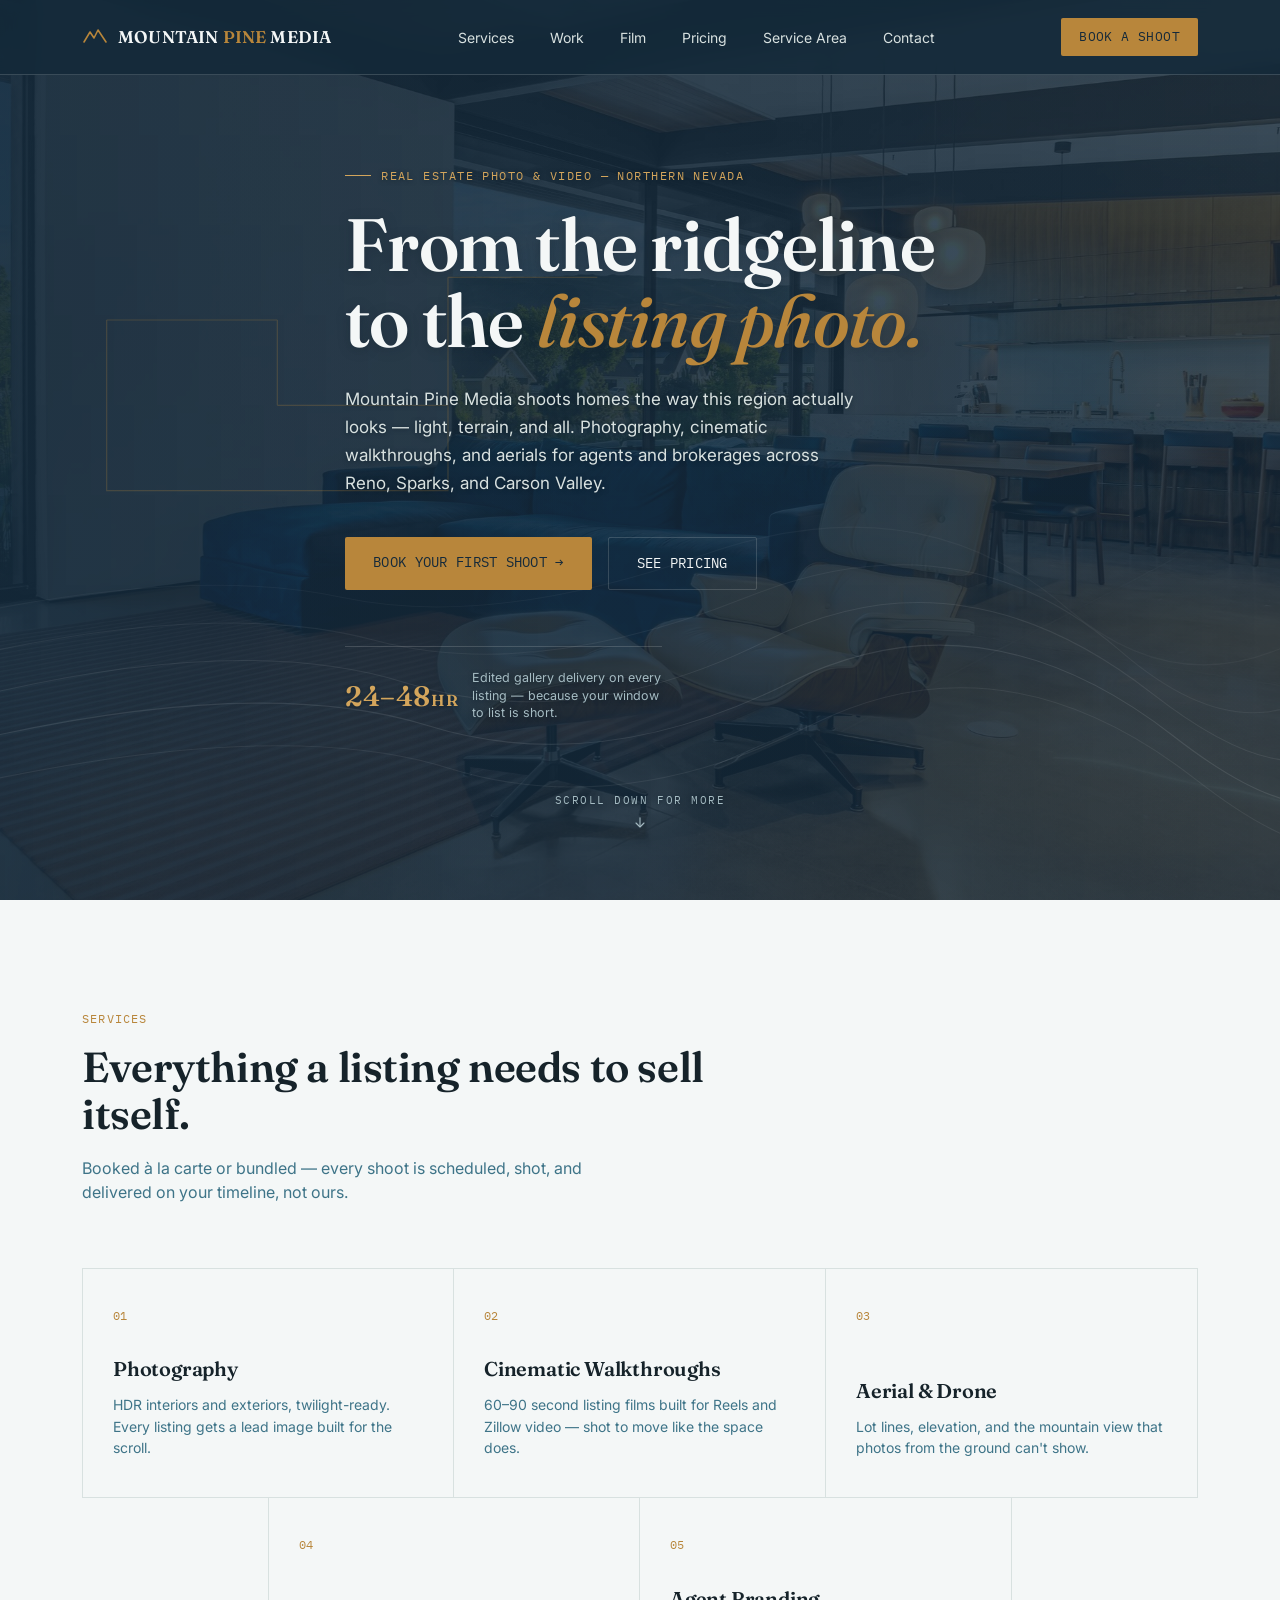
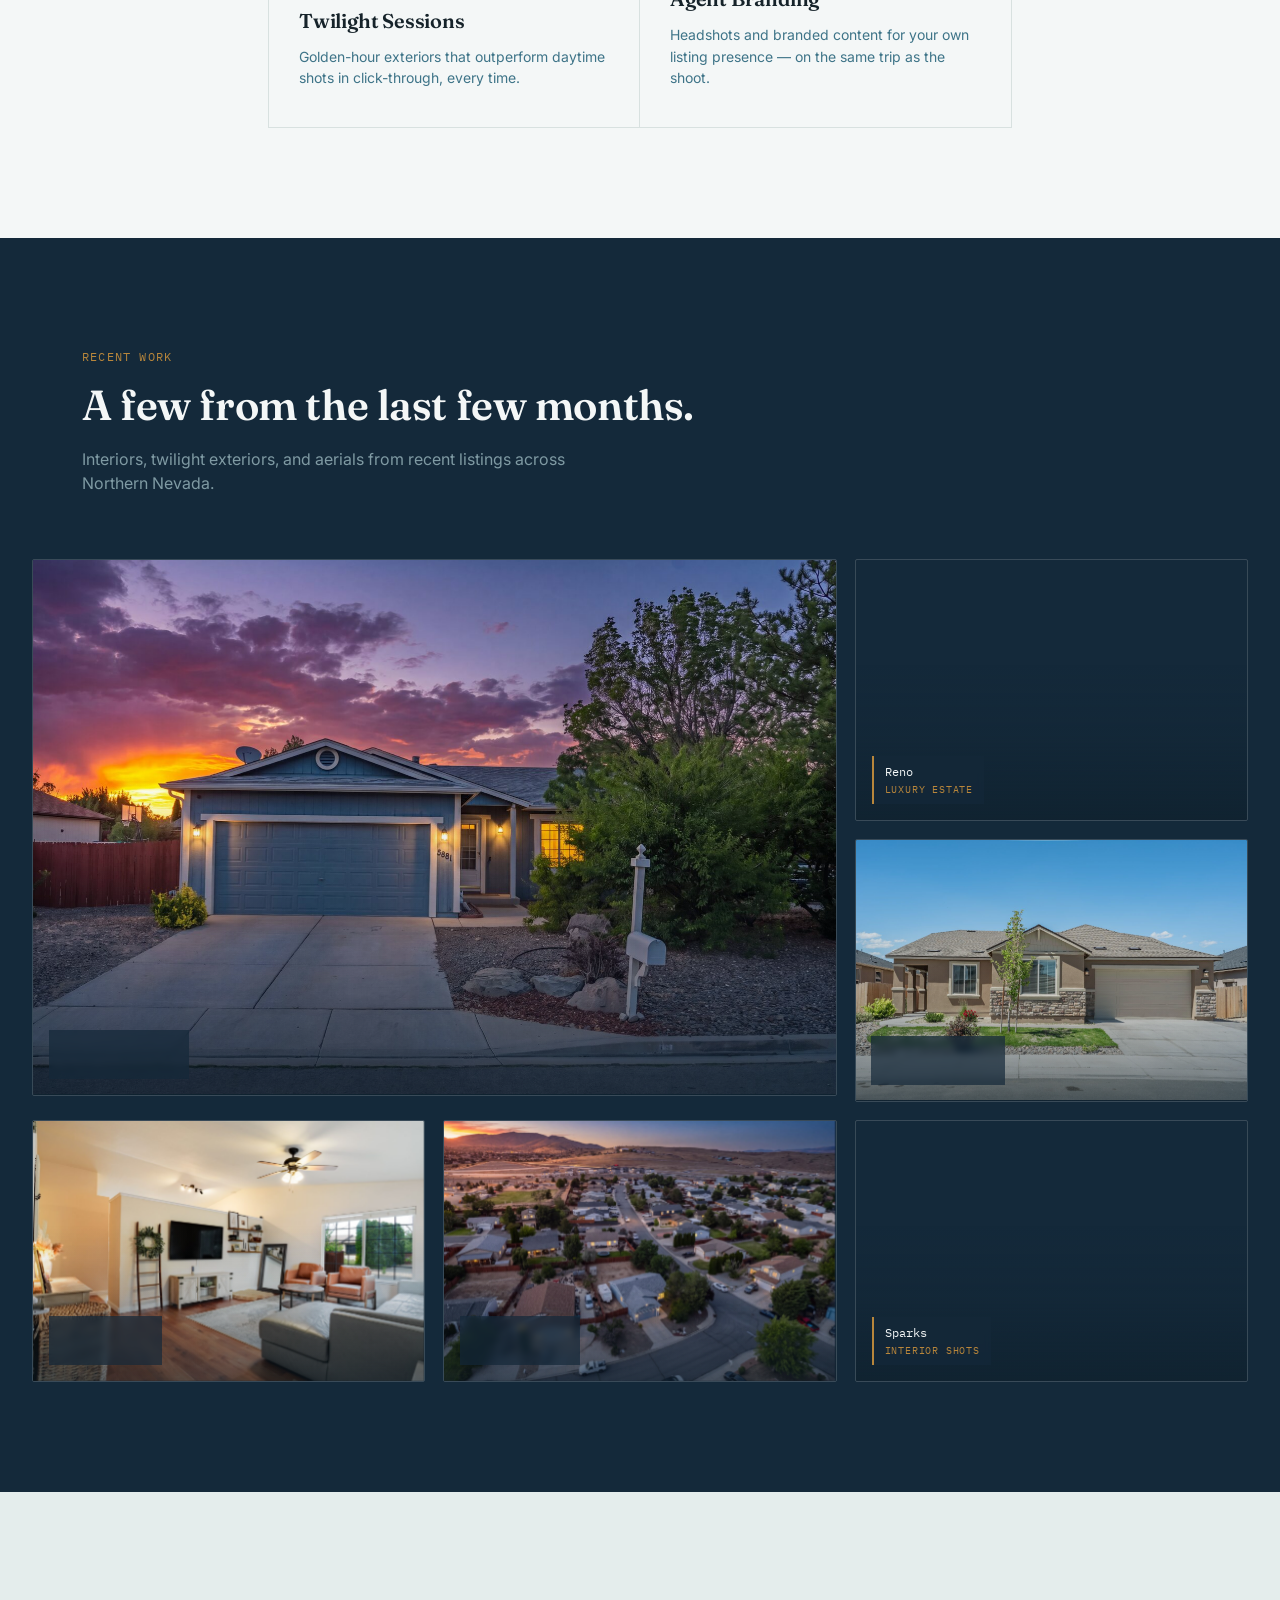
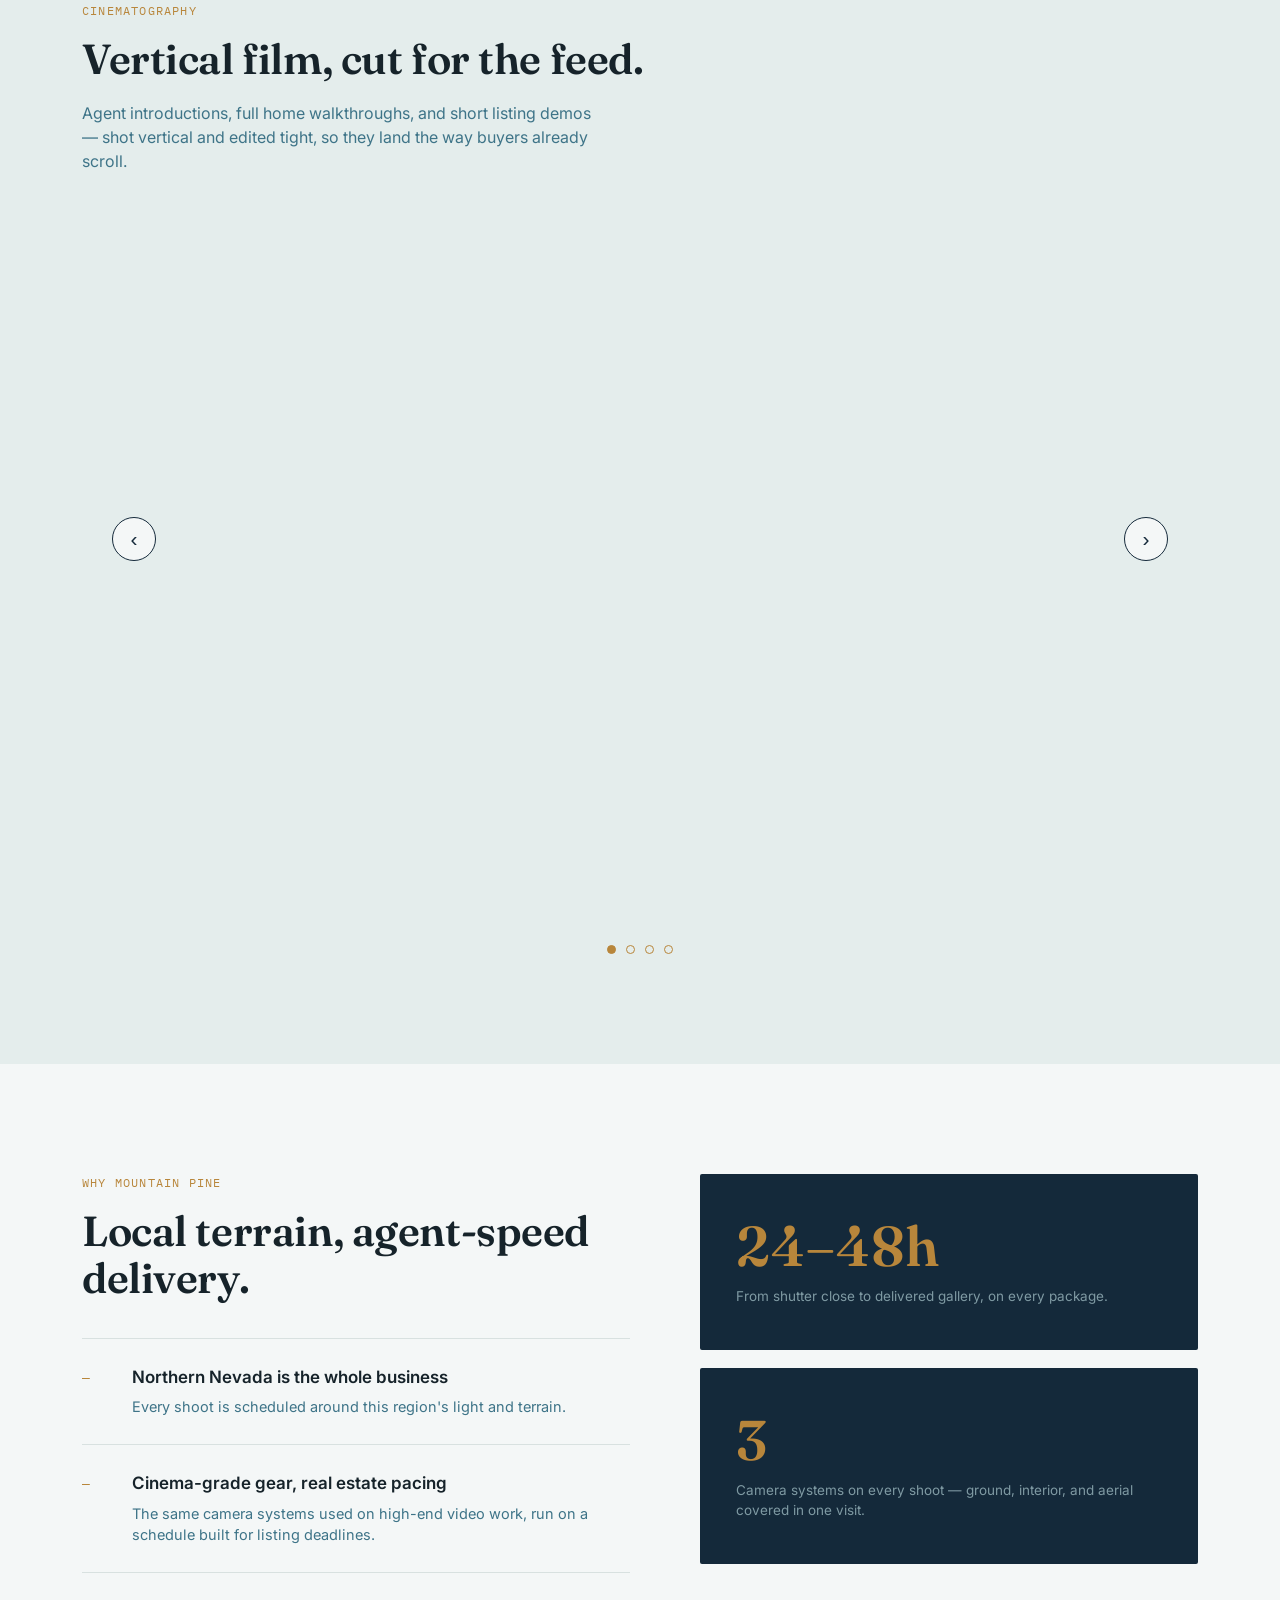
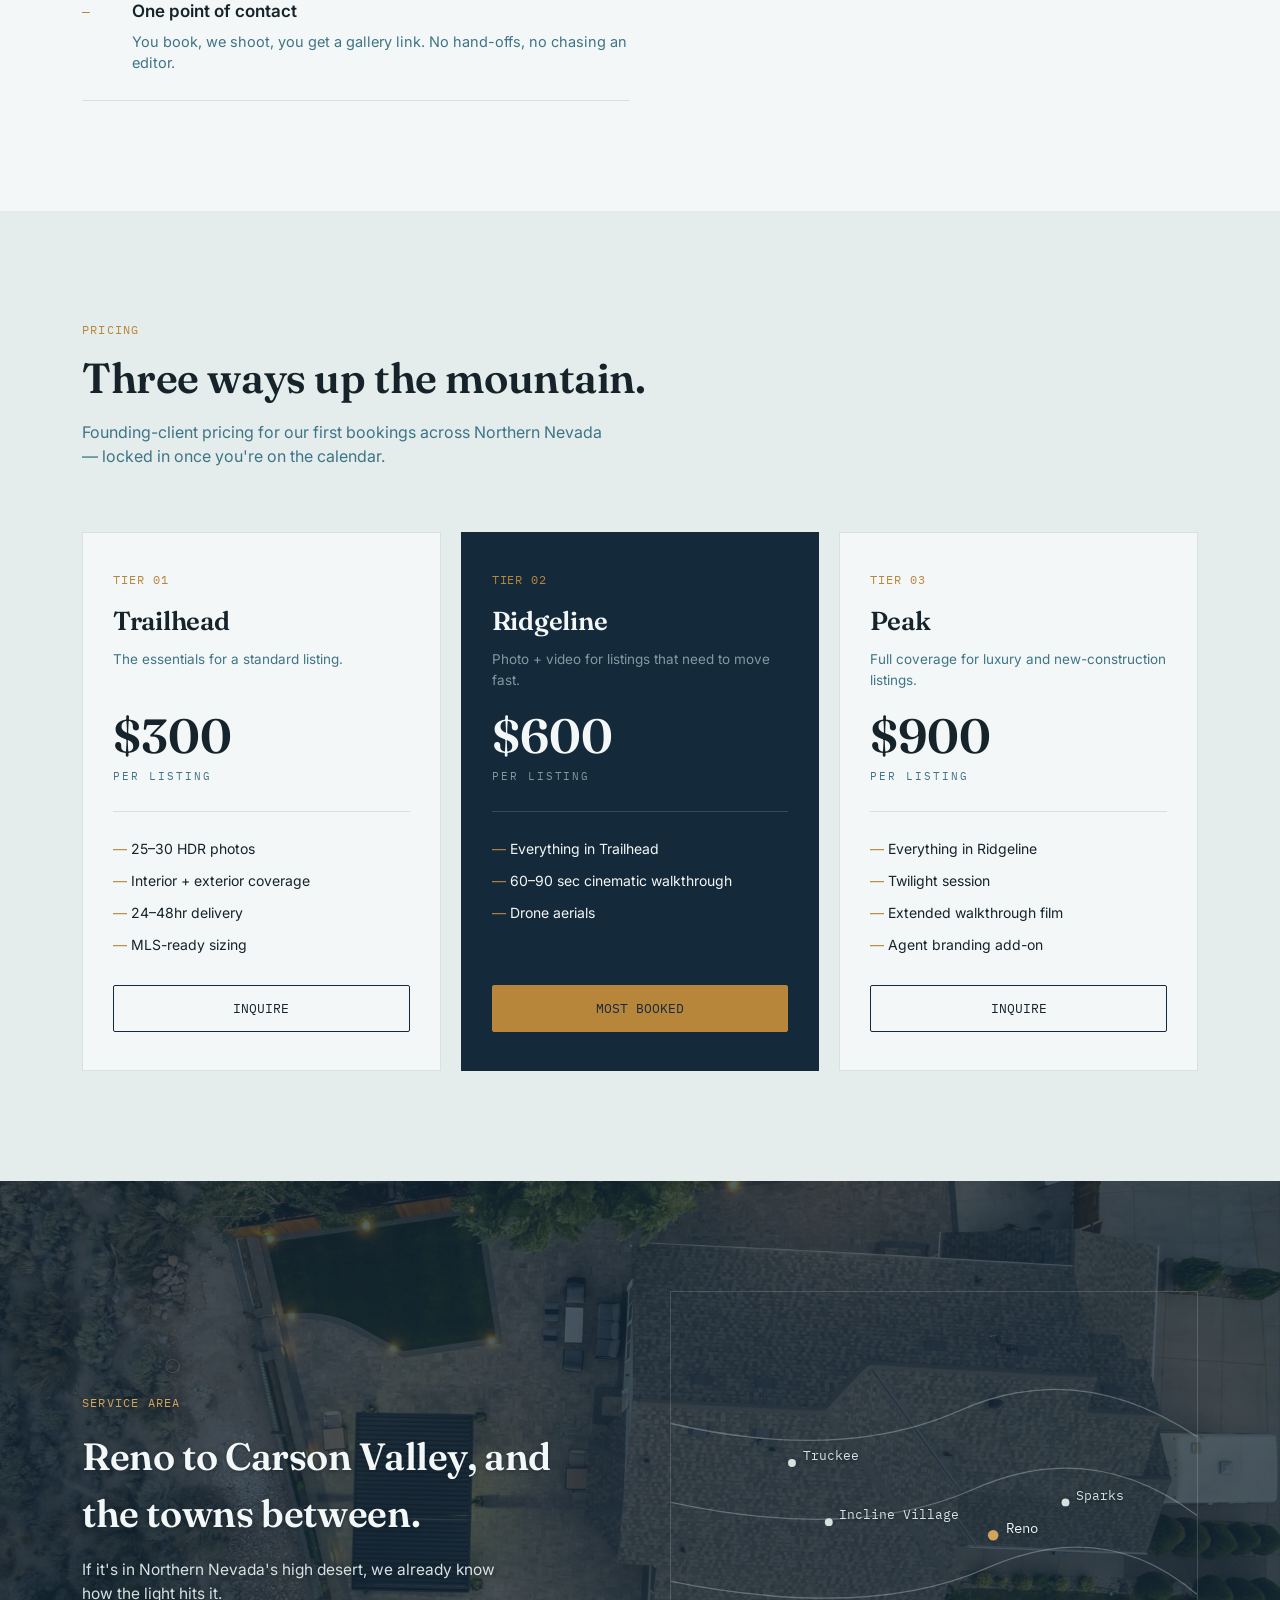
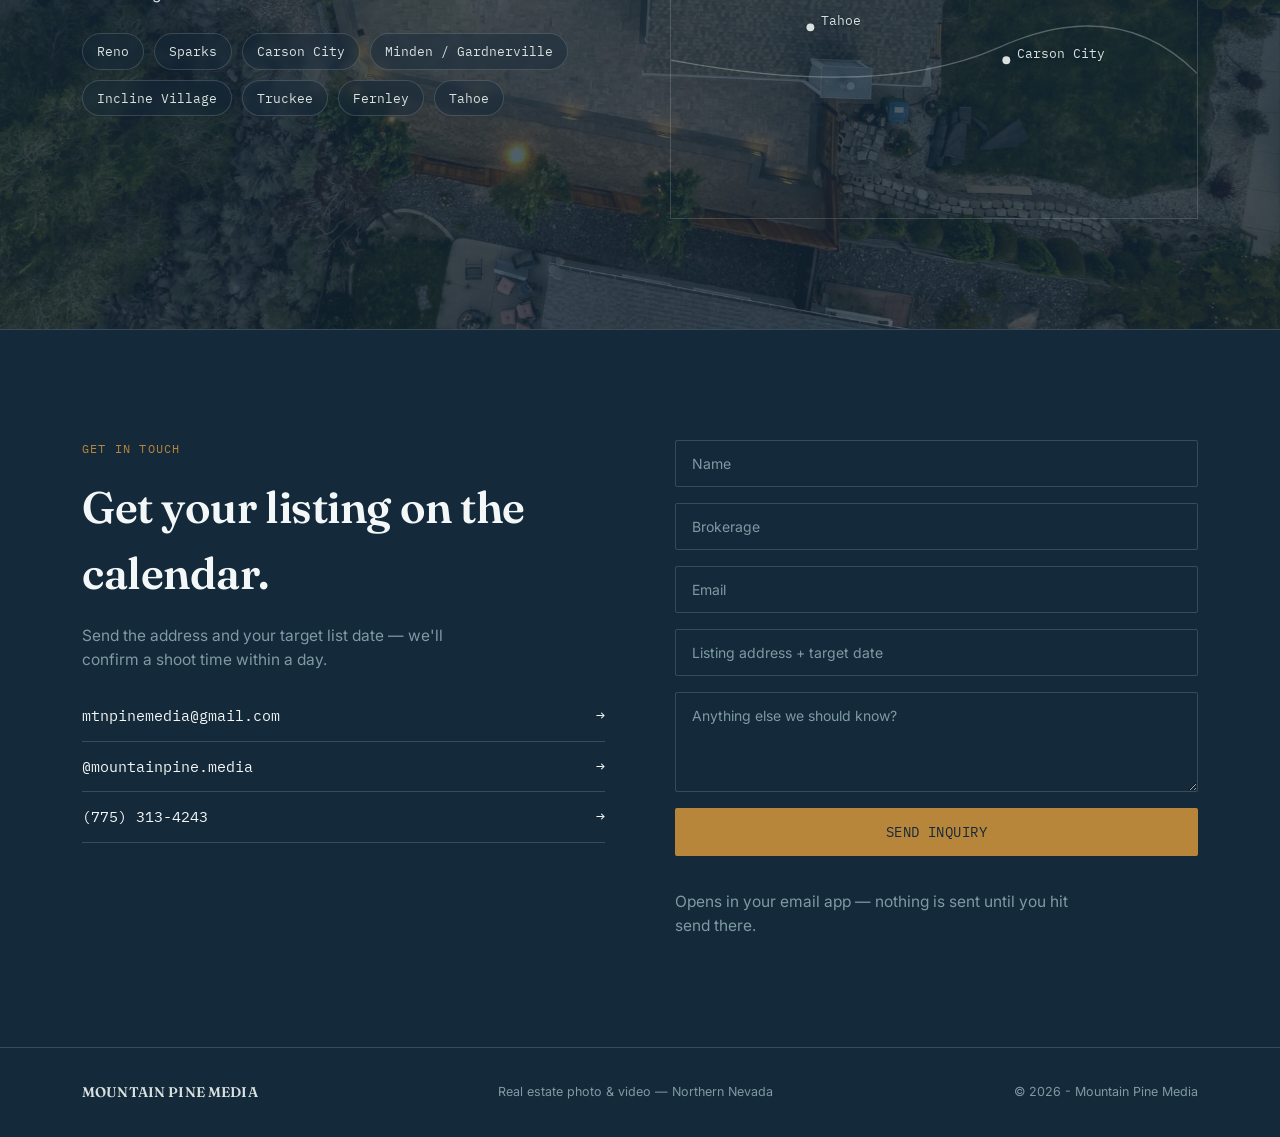
<file: web/index.html>
<!DOCTYPE html>
<html lang="en">
<head>
<meta charset="UTF-8">
<meta name="viewport" content="width=device-width, initial-scale=1.0">
<meta name="description" content="Mountain Pine Media — real estate photography, cinematic listing walkthroughs, and drone aerials for agents and brokerages across Reno, Sparks, Carson Valley, and Northern Nevada. Edited galleries delivered in 24–48 hours.">
<title>Mountain Pine Media · Real Estate Photo &amp; Video · Reno · Northern Nevada</title>

<link rel="icon" href="favicon.ico" sizes="any">
<link rel="apple-touch-icon" href="apple-touch-icon.png">

<meta property="og:type" content="website">
<meta property="og:url" content="https://mountain-pine-media.com/">
<meta property="og:title" content="Mountain Pine Media · Real Estate Photo &amp; Video · Reno · Northern Nevada">
<meta property="og:description" content="Real estate photography, cinematic listing walkthroughs, and drone aerials for agents across Reno, Sparks, and Carson Valley. Edited galleries in 24–48 hours.">
<meta property="og:image" content="https://mountain-pine-media.com/og-image.png">
<meta name="twitter:card" content="summary_large_image">
<meta name="twitter:title" content="Mountain Pine Media · Real Estate Photo &amp; Video · Reno · Northern Nevada">
<meta name="twitter:description" content="Real estate photography, listing films, and drone aerials for agents across Northern Nevada.">
<meta name="twitter:image" content="https://mountain-pine-media.com/og-image.png">
<link rel="canonical" href="https://mountain-pine-media.com/">

<script type="application/ld+json">
{
  "@context": "https://schema.org",
  "@type": "ProfessionalService",
  "additionalType": "https://en.wikipedia.org/wiki/Real_estate_photography",
  "name": "Mountain Pine Media",
  "description": "Real estate photography, cinematic listing walkthroughs, and drone aerials for agents and brokerages across Northern Nevada.",
  "url": "https://mountain-pine-media.com/",
  "image": "https://mountain-pine-media.com/og-image.png",
  "logo": "https://mountain-pine-media.com/og-image.png",
  "email": "mtnpinemedia@gmail.com",
  "sameAs": ["https://www.instagram.com/mountainpine.media/"],
  "priceRange": "$$",
  "areaServed": [
    { "@type": "City", "name": "Reno, Nevada" },
    { "@type": "City", "name": "Sparks, Nevada" },
    { "@type": "City", "name": "Carson City, Nevada" },
    { "@type": "City", "name": "Minden, Nevada" },
    { "@type": "City", "name": "Gardnerville, Nevada" },
    { "@type": "City", "name": "Fernley, Nevada" },
    { "@type": "Place", "name": "Incline Village, Nevada" },
    { "@type": "Place", "name": "Lake Tahoe" },
    { "@type": "Place", "name": "Truckee, California" },
    { "@type": "AdministrativeArea", "name": "Washoe County, Nevada" },
    { "@type": "Place", "name": "Northern Nevada" }
  ],
  "makesOffer": [
    {
      "@type": "Offer",
      "itemOffered": {
        "@type": "Service",
        "name": "Real estate photography",
        "serviceType": "Real estate photography"
      }
    },
    {
      "@type": "Offer",
      "itemOffered": {
        "@type": "Service",
        "name": "Cinematic listing walkthrough",
        "serviceType": "Real estate videography"
      }
    },
    {
      "@type": "Offer",
      "itemOffered": {
        "@type": "Service",
        "name": "Aerial and drone photography",
        "serviceType": "Aerial photography"
      }
    },
    {
      "@type": "Offer",
      "itemOffered": {
        "@type": "Service",
        "name": "Twilight exterior session",
        "serviceType": "Real estate photography"
      }
    },
    {
      "@type": "Offer",
      "itemOffered": {
        "@type": "Service",
        "name": "Agent branding and headshots",
        "serviceType": "Portrait photography"
      }
    }
  ]
}
</script>

<link rel="preconnect" href="https://fonts.googleapis.com">
<link rel="preconnect" href="https://fonts.gstatic.com" crossorigin>
<link href="https://fonts.googleapis.com/css2?family=Fraunces:opsz,wght@9..144,400;9..144,500;9..144,600;9..144,700&family=Inter:wght@400;500;600&family=IBM+Plex+Mono:wght@400;500&display=swap" rel="stylesheet">
<link rel="stylesheet" href="styles.css">

<!-- The hero background is above the fold, so it is discovered in styles.css rather
     than in the markup and would otherwise wait on the stylesheet. Keep this pair in
     step with the .hero::before rules and their 1100px breakpoint. -->
<link rel="preload" as="image" href="optimized-assets/DSC08587-2560.jpg" media="(min-width:1100px)">
<link rel="preload" as="image" href="optimized-assets/DSC08587.jpg" media="(max-width:1099.98px)">
</head>
<body>

<header>
  <nav class="wrap">
    <div class="brand">
      <svg viewBox="0 0 26 26" fill="none"><path d="M2 18L8 8L12 14L16 6L24 18" stroke="#B8863B" stroke-width="1.6" stroke-linejoin="round" stroke-linecap="round"/></svg>
      <span class="brand-text">MOUNTAIN <span>PINE</span> MEDIA</span>
    </div>
    <div class="nav-menu" id="nav-menu">
      <div class="navlinks">
        <a href="#services">Services</a>
        <a href="#work">Work</a>
        <a href="#film">Film</a>
        <a href="#pricing">Pricing</a>
        <a href="#area">Service Area</a>
        <a href="#contact">Contact</a>
      </div>
      <a href="#contact" class="nav-cta">BOOK A SHOOT</a>
    </div>
    <button class="nav-toggle" aria-label="Toggle menu" aria-expanded="false" aria-controls="nav-menu">
      <span></span><span></span><span></span>
    </button>
  </nav>
</header>

<section class="hero" data-parallax>
  <svg class="contour-field" viewBox="0 0 1200 800" preserveAspectRatio="xMidYMid slice">
    <g stroke="#F4F7F7" stroke-width="1" fill="none">
      <path opacity="0.12" d="M-50 620 Q 200 560 350 600 T 700 560 T 1050 610 T 1300 580"/>
      <path opacity="0.16" d="M-50 660 Q 220 590 380 640 T 720 600 T 1080 650 T 1300 620"/>
      <path opacity="0.2" d="M-50 700 Q 240 630 400 680 T 740 640 T 1100 690 T 1300 660"/>
      <path opacity="0.14" d="M-50 740 Q 260 670 420 720 T 760 680 T 1120 730 T 1300 700"/>
      <path opacity="0.08" d="M-50 580 Q 180 530 320 560 T 660 520 T 1000 570 T 1300 540"/>
    </g>
    <g stroke="#B8863B" stroke-width="1.1" fill="none" opacity="0.5">
      <path d="M100 300 L 260 300 M 260 300 L 260 380 M 260 380 L 420 380 M 420 380 L 420 260 M 420 260 L 560 260"/>
      <path d="M100 300 L 100 460 L 420 460 L 420 380"/>
    </g>
  </svg>
  <div class="wrap hero-inner">
    <div class="eyebrow">REAL ESTATE PHOTO &amp; VIDEO — NORTHERN NEVADA</div>
    <h1>From the ridgeline<br>to the <em>listing photo.</em></h1>
    <p class="lede">Mountain Pine Media shoots homes the way this region actually looks — light, terrain, and all. Photography, cinematic walkthroughs, and aerials for agents and brokerages across Reno, Sparks, and Carson Valley.</p>
    <div class="hero-ctas">
      <a href="#contact" class="btn-primary">BOOK YOUR FIRST SHOOT →</a>
      <a href="#pricing" class="btn-ghost">SEE PRICING</a>
    </div>
    <div class="turn-badge">
      <div class="num mono">24–48<span style="font-size:16px;">HR</span></div>
      <div class="lbl">Edited gallery delivery on every listing — because your window to list is short.</div>
    </div>
    <div class="scroll-cue" aria-hidden="true">
      <span class="scroll-cue-text">Scroll Down for More</span>
      <svg viewBox="0 0 24 24" fill="none" stroke="currentColor" stroke-width="1.6" stroke-linecap="round" stroke-linejoin="round">
        <path d="M12 4v13"/><path d="M6 12l6 6 6-6"/>
      </svg>
    </div>
  </div>
</section>

<section class="services" id="services">
  <div class="wrap">
    <div class="section-head reveal">
      <div class="section-eyebrow">Services</div>
      <h2>Everything a listing needs to sell itself.</h2>
      <p>Booked à la carte or bundled — every shoot is scheduled, shot, and delivered on your timeline, not ours.</p>
    </div>
    <div class="svc-grid reveal">
      <div class="svc-card">
        <div class="svc-num mono">01</div>
        <div><h3>Photography</h3><p>HDR interiors and exteriors, twilight-ready. Every listing gets a lead image built for the scroll.</p></div>
      </div>
      <div class="svc-card">
        <div class="svc-num mono">02</div>
        <div><h3>Cinematic Walkthroughs</h3><p>60–90 second listing films built for Reels and Zillow video — shot to move like the space does.</p></div>
      </div>
      <div class="svc-card">
        <div class="svc-num mono">03</div>
        <div><h3>Aerial &amp; Drone</h3><p>Lot lines, elevation, and the mountain view that photos from the ground can't show.</p></div>
      </div>
      <div class="svc-card">
        <div class="svc-num mono">04</div>
        <div><h3>Twilight Sessions</h3><p>Golden-hour exteriors that outperform daytime shots in click-through, every time.</p></div>
      </div>
      <div class="svc-card">
        <div class="svc-num mono">05</div>
        <div><h3>Agent Branding</h3><p>Headshots and branded content for your own listing presence — on the same trip as the shoot.</p></div>
      </div>
    </div>
  </div>
</section>

<section class="portfolio" id="work">
  <div class="wrap">
    <div class="section-head reveal">
      <div class="section-eyebrow">Recent Work</div>
      <h2>A few from the last few months.</h2>
      <p>Interiors, twilight exteriors, and aerials from recent listings across Northern Nevada.</p>
    </div>
    <div class="pf-grid reveal">
      <div class="pf-item pf-feature">
        <img src="optimized-assets/twilight-2.jpg"
             srcset="optimized-assets/twilight-2.jpg 1600w, optimized-assets/twilight-2-2400.jpg 2400w"
             sizes="(max-width:600px) 92vw, (max-width:900px) 94vw, min(1010px, 66vw)"
             alt="Twilight exterior of a blue single-story home glowing against a purple and orange Nevada sunset" decoding="async">
        <div class="pf-tag">North Valleys<span class="type">Twilight Exterior</span></div>
      </div>
      <div class="pf-item">
        <img src="optimized-assets/DSC08627.jpg" sizes="(max-width:600px) 92vw, (max-width:900px) 46vw, 33vw"
             alt="Modern walnut kitchen with a waterfall stone island, integrated range hood and polished concrete floors" decoding="async">
        <div class="pf-tag">Reno<span class="type">Luxury Estate</span></div>
      </div>
      <div class="pf-item">
        <img src="optimized-assets/_-33.jpg" sizes="(max-width:600px) 92vw, (max-width:900px) 46vw, 33vw"
             alt="Front elevation of a new-construction single-story home with stone accents and fresh desert landscaping" decoding="async">
        <div class="pf-tag">Carson City<span class="type">New Construction</span></div>
      </div>
      <div class="pf-item">
        <img src="optimized-assets/_-3.jpg" sizes="(max-width:600px) 92vw, (max-width:900px) 46vw, 33vw"
             alt="Sunlit open-concept living room with hardwood floors, leather armchairs and a mounted television" decoding="async" loading="lazy">
        <div class="pf-tag">Somersett<span class="type">Single Family</span></div>
      </div>
      <div class="pf-item">
        <img src="optimized-assets/drone-twilight.jpg" sizes="(max-width:600px) 92vw, (max-width:900px) 46vw, 33vw"
             alt="Aerial drone view of a Northern Nevada neighbourhood at dusk with the Sierra foothills behind it" decoding="async" loading="lazy">
        <div class="pf-tag">Sun Valley<span class="type">Aerial / Drone</span></div>
      </div>
      <div class="pf-item">
        <img src="optimized-assets/DSC08717.jpg" sizes="(max-width:600px) 92vw, (max-width:900px) 46vw, 33vw"
             alt="Great room with floor-to-ceiling glass looking out to a pool and the mountains beyond" decoding="async" loading="lazy">
        <div class="pf-tag">Sparks<span class="type">Interior Shots</span></div>
      </div>
    </div>
  </div>
</section>

<section class="cinema" id="film">
  <div class="wrap">
    <div class="section-head reveal">
      <div class="section-eyebrow">Cinematography</div>
      <h2>Vertical film, cut for the feed.</h2>
      <p>Agent introductions, full home walkthroughs, and short listing demos — shot vertical and edited tight, so they land the way buyers already scroll.</p>
    </div>

    <div class="cine-carousel reveal">
      <button class="cine-arrow cine-arrow-prev" type="button" aria-label="Previous film">&lsaquo;</button>
      <div class="cine-track" id="cineTrack" tabindex="0">
          <div class="cine-slide" data-featured>
            <div class="cine-thumb">
              <iframe src="https://player.vimeo.com/video/1222570040?api=1&amp;title=0&amp;byline=0&amp;portrait=0&amp;player_id=cine-0" title="Crystal - Agent Feature" allow="autoplay; fullscreen; picture-in-picture; clipboard-write; encrypted-media" allowfullscreen></iframe>
              <button class="cine-expand" type="button" aria-label="Watch Crystal - Agent Feature larger">
                <svg viewBox="0 0 24 24" aria-hidden="true"><path d="M4 9V4h5M20 9V4h-5M4 15v5h5M20 15v5h-5"/></svg>
              </button>
              <div class="cine-swipe" aria-hidden="true"></div>
            </div>
            <div class="cine-meta">
              <span class="cine-name">Crystal - Agent Feature</span>
              <span class="cine-detail">27-second intro reel</span>
            </div>
          </div>
          <div class="cine-slide">
            <div class="cine-thumb">
              <iframe src="https://player.vimeo.com/video/1222570041?api=1&amp;title=0&amp;byline=0&amp;portrait=0&amp;player_id=cine-1" title="Family Move In" allow="autoplay; fullscreen; picture-in-picture; clipboard-write; encrypted-media" allowfullscreen></iframe>
              <button class="cine-expand" type="button" aria-label="Watch Family Move In larger">
                <svg viewBox="0 0 24 24" aria-hidden="true"><path d="M4 9V4h5M20 9V4h-5M4 15v5h5M20 15v5h-5"/></svg>
              </button>
              <div class="cine-swipe" aria-hidden="true"></div>
            </div>
            <div class="cine-meta">
              <span class="cine-name">Family Move In</span>
              <span class="cine-detail">1-minute client story</span>
            </div>
          </div>
          <div class="cine-slide">
            <div class="cine-thumb">
              <iframe src="https://player.vimeo.com/video/1222570042?api=1&amp;title=0&amp;byline=0&amp;portrait=0&amp;player_id=cine-2" title="Daisy — Agent Introduction" allow="autoplay; fullscreen; picture-in-picture; clipboard-write; encrypted-media" allowfullscreen></iframe>
              <button class="cine-expand" type="button" aria-label="Watch Daisy — Agent Introduction larger">
                <svg viewBox="0 0 24 24" aria-hidden="true"><path d="M4 9V4h5M20 9V4h-5M4 15v5h5M20 15v5h-5"/></svg>
              </button>
              <div class="cine-swipe" aria-hidden="true"></div>
            </div>
            <div class="cine-meta">
              <span class="cine-name">Daisy — Agent Introduction</span>
              <span class="cine-detail">29-second intro reel</span>
            </div>
          </div>
          <div class="cine-slide">
            <div class="cine-thumb">
              <iframe src="https://player.vimeo.com/video/1222570043?api=1&amp;title=0&amp;byline=0&amp;portrait=0&amp;player_id=cine-3" title="Listing Reel" allow="autoplay; fullscreen; picture-in-picture; clipboard-write; encrypted-media" allowfullscreen></iframe>
              <button class="cine-expand" type="button" aria-label="Watch Listing Reel larger">
                <svg viewBox="0 0 24 24" aria-hidden="true"><path d="M4 9V4h5M20 9V4h-5M4 15v5h5M20 15v5h-5"/></svg>
              </button>
              <div class="cine-swipe" aria-hidden="true"></div>
            </div>
            <div class="cine-meta">
              <span class="cine-name">Listing Reel</span>
              <span class="cine-detail">43-second walkthrough</span>
            </div>
          </div>
      </div>
      <button class="cine-arrow cine-arrow-next" type="button" aria-label="Next film">&rsaquo;</button>
    </div>
    <div class="cine-dots" id="cineDots">
        <button class="cine-dot" type="button" aria-label="Show Crystal - Agent Feature"></button>
        <button class="cine-dot" type="button" aria-label="Show Family Move In"></button>
        <button class="cine-dot" type="button" aria-label="Show Daisy — Agent Introduction"></button>
        <button class="cine-dot" type="button" aria-label="Show Listing Reel"></button>
    </div>
  </div>
</section>

<div class="cine-lightbox" id="cineLightbox" role="dialog" aria-modal="true" aria-labelledby="cineLbTitle" hidden>
  <button class="cine-lb-close" id="cineLbClose" type="button" aria-label="Close film">&times;</button>
  <div class="cine-lb-shell" id="cineLbShell"></div>
  <div class="cine-lb-bar">
    <div class="cine-lb-caption">
      <span class="cine-lb-title" id="cineLbTitle"></span>
      <span class="cine-lb-detail" id="cineLbDetail"></span>
    </div>
    <button class="cine-lb-fs" id="cineLbFs" type="button">
      <svg viewBox="0 0 24 24" aria-hidden="true"><path d="M4 9V4h5M20 9V4h-5M4 15v5h5M20 15v5h-5"/></svg>
      <span class="fs-label">Fullscreen</span>
    </button>
  </div>
</div>

<section class="why">
  <div class="wrap">
    <div class="why-grid">
      <div>
        <div class="section-head reveal" style="margin-bottom:36px;">
          <div class="section-eyebrow">Why Mountain Pine</div>
          <h2>Local terrain, agent-speed delivery.</h2>
        </div>
        <div class="why-list reveal">
          <div class="why-item">
            <div class="mk">—</div>
            <div><h4>Northern Nevada is the whole business</h4><p>Every shoot is scheduled around this region's light and terrain.</p></div>
          </div>
          <div class="why-item">
            <div class="mk">—</div>
            <div><h4>Cinema-grade gear, real estate pacing</h4><p>The same camera systems used on high-end video work, run on a schedule built for listing deadlines.</p></div>
          </div>
          <div class="why-item">
            <div class="mk">—</div>
            <div><h4>One point of contact</h4><p>You book, we shoot, you get a gallery link. No hand-offs, no chasing an editor.</p></div>
          </div>
        </div>
      </div>
      <div class="reveal">
        <div class="stat-block">
          <div class="big mono">24–48h</div>
          <div class="cap">From shutter close to delivered gallery, on every package.</div>
        </div>
        <div class="stat-block">
          <div class="big mono">3</div>
          <div class="cap">Camera systems on every shoot — ground, interior, and aerial covered in one visit.</div>
        </div>
      </div>
    </div>
  </div>
</section>

<section class="pricing" id="pricing">
  <div class="wrap">
    <div class="section-head reveal">
      <div class="section-eyebrow">Pricing</div>
      <h2>Three ways up the mountain.</h2>
      <p>Founding-client pricing for our first bookings across Northern Nevada — locked in once you're on the calendar.</p>
    </div>
    <div class="price-grid reveal">
      <div class="price-card">
        <div class="tier-mk mono">Tier 01</div>
        <h3>Trailhead</h3>
        <div class="desc">The essentials for a standard listing.</div>
        <div class="amount">$300</div>
        <div class="per mono">Per listing</div>
        <div class="rule"></div>
        <ul>
          <li>25–30 HDR photos</li>
          <li>Interior + exterior coverage</li>
          <li>24–48hr delivery</li>
          <li>MLS-ready sizing</li>
        </ul>
        <a href="#contact" class="cta">INQUIRE</a>
      </div>
      <div class="price-card feat">
        <div class="tier-mk mono">Tier 02</div>
        <h3>Ridgeline</h3>
        <div class="desc">Photo + video for listings that need to move fast.</div>
        <div class="amount">$600</div>
        <div class="per mono">Per listing</div>
        <div class="rule"></div>
        <ul>
          <li>Everything in Trailhead</li>
          <li>60–90 sec cinematic walkthrough</li>
          <li>Drone aerials</li>
        </ul>
        <a href="#contact" class="cta">MOST BOOKED</a>
      </div>
      <div class="price-card">
        <div class="tier-mk mono">Tier 03</div>
        <h3>Peak</h3>
        <div class="desc">Full coverage for luxury and new-construction listings.</div>
        <div class="amount">$900</div>
        <div class="per mono">Per listing</div>
        <div class="rule"></div>
        <ul>
          <li>Everything in Ridgeline</li>
          <li>Twilight session</li>
          <li>Extended walkthrough film</li>
          <li>Agent branding add-on</li>
        </ul>
        <a href="#contact" class="cta">INQUIRE</a>
      </div>
    </div>
  </div>
</section>

<section class="area" id="area" data-parallax>
  <div class="wrap">
    <div class="area-inner">
      <div class="reveal">
        <div class="section-eyebrow">Service Area</div>
        <h2 style="font-size:clamp(28px,3.4vw,38px); margin-top:14px;">Reno to Carson Valley, and the towns between.</h2>
        <p class="area-lede">If it's in Northern Nevada's high desert, we already know how the light hits it.</p>
        <div class="area-tags">
          <span class="area-tag">Reno</span>
          <span class="area-tag">Sparks</span>
          <span class="area-tag">Carson City</span>
          <span class="area-tag">Minden / Gardnerville</span>
          <span class="area-tag">Incline Village</span>
          <span class="area-tag">Truckee</span>
          <span class="area-tag">Fernley</span>
          <span class="area-tag">Tahoe</span>
        </div>
      </div>
      <div class="area-map reveal">
        <!-- No background rect: the photo and its scrim are the parent's background,
             and an opaque fill here would hide both. Dots and labels are the
             light-on-dark set for that reason. -->
        <svg viewBox="0 0 400 400">
          <g stroke="#F4F7F7" stroke-width="1" fill="none" opacity="0.28">
            <path d="M0 100 Q 130 130 220 90 T 400 110"/>
            <path d="M0 160 Q 140 190 230 150 T 400 170"/>
            <path d="M0 220 Q 150 250 240 210 T 400 230"/>
            <path d="M0 280 Q 160 310 250 270 T 400 290"/>
          </g>
          <!-- Two groups: the Tahoe basin stacked down the left at a shared x=105, and
               the valley towns east of it. That split is the real geography — Reno,
               Sparks and Carson City all sit east of the lake — and it keeps the two
               longest labels ("Incline Village", "Carson City") on separate flanks so
               neither has to reach across the other.
               Coordinates are baked rather than wrapped in a translate() group on
               purpose: the right-edge budget below is measured against the raw 400-unit
               viewBox, and an offset group would put the numbers here out from the
               space that budget is reasoned in. -->
          <!-- Staggered west to east: Truckee really is the westernmost of the three and
               Incline Village the easternmost, with the lake between them. Incline gets
               the smaller push of the two — its label is the longest on the map, and
               every unit it moves right is a unit off the gap to Reno's dot. -->
          <circle cx="92" cy="130" r="3" fill="#D8E1E0"/>
          <text x="100" y="128" font-family="IBM Plex Mono" font-size="10" fill="#D8E1E0">Truckee</text>
          <circle cx="120" cy="175" r="3" fill="#D8E1E0"/>
          <text x="128" y="173" font-family="IBM Plex Mono" font-size="10" fill="#D8E1E0">Incline Village</text>
          <circle cx="106" cy="255" r="3" fill="#D8E1E0"/>
          <text x="114" y="253" font-family="IBM Plex Mono" font-size="10" fill="#D8E1E0">Tahoe</text>
          <circle cx="245" cy="185" r="4" fill="#D3A55C"/>
          <text x="255" y="183" font-family="IBM Plex Mono" font-size="11" fill="#F4F7F7">Reno</text>
          <circle cx="300" cy="160" r="3" fill="#D8E1E0"/>
          <text x="308" y="158" font-family="IBM Plex Mono" font-size="10" fill="#D8E1E0">Sparks</text>
          <circle cx="255" cy="280" r="3" fill="#D8E1E0"/>
          <text x="263" y="278" font-family="IBM Plex Mono" font-size="10" fill="#D8E1E0">Carson City</text>
        </svg>
      </div>
    </div>
  </div>
</section>

<section class="contact" id="contact">
  <div class="wrap contact-inner">
    <div class="reveal">
      <div class="section-eyebrow">Get In Touch</div>
      <h2>Get your listing on the calendar.</h2>
      <p>Send the address and your target list date — we'll confirm a shoot time within a day.</p>
      <div class="contact-links">
        <a href="mailto:mtnpinemedia@gmail.com">mtnpinemedia@gmail.com <span>→</span></a>
        <a href="https://instagram.com/mountainpine.media" target="_blank" rel="noopener">@mountainpine.media <span>→</span></a>
        <a href="tel:+17753134243">(775) 313-4243 <span>→</span></a>
      </div>
    </div>
    <form class="form reveal" id="inquiry-form">
      <input type="text" name="name" placeholder="Name" required>
      <input type="text" name="brokerage" placeholder="Brokerage">
      <input type="email" name="email" placeholder="Email" required>
      <input type="text" name="listing" placeholder="Listing address + target date">
      <textarea name="notes" placeholder="Anything else we should know?"></textarea>
      <button type="submit">SEND INQUIRY</button>
      <p class="form-note" id="form-note" role="status">Opens in your email app — nothing is sent until you hit send there.</p>
    </form>
  </div>
</section>

<footer>
  <div class="wrap footer-inner">
    <span class="brand-text mono">MOUNTAIN PINE MEDIA</span>
    <span>Real estate photo &amp; video — Northern Nevada</span>
    <span>© 2026 - Mountain Pine Media</span>
  </div>
</footer>


<script>
  // Nav scroll effect
  const header = document.querySelector('header');
  const scrollCue = document.querySelector('.scroll-cue');
  const CUE_FADE_AFTER = 250; // px of scroll before the hero cue fades out
  window.addEventListener('scroll', () => {
    header.classList.toggle('scrolled', window.scrollY > 60);
    if (scrollCue) scrollCue.classList.toggle('is-hidden', window.scrollY > CUE_FADE_AFTER);
  });

  // Mobile hamburger toggle
  const navToggle = document.querySelector('.nav-toggle');
  navToggle.addEventListener('click', () => {
    const isOpen = header.classList.toggle('open');
    navToggle.setAttribute('aria-expanded', isOpen);
  });
  document.querySelectorAll('.nav-menu a').forEach(link => {
    link.addEventListener('click', () => {
      header.classList.remove('open');
      navToggle.setAttribute('aria-expanded', 'false');
    });
  });

  // Reveal-on-scroll
  const observer = new IntersectionObserver((entries) => {
    entries.forEach(entry => {
      if (entry.isIntersecting) {
        entry.target.classList.add('visible');
        observer.unobserve(entry.target);
      }
    });
  }, { threshold: 0.12, rootMargin: '0px 0px -80px 0px' });

  document.querySelectorAll('.reveal').forEach(el => observer.observe(el));

  // Parallax — each opted-in section's photo drifts down as the page scrolls down, so
  // it reads slower than the content on top of it. Only the ::before layer moves, via a
  // custom property, which keeps this to a compositor transform and off the paint path.
  (function () {
    const sections = Array.from(document.querySelectorAll('[data-parallax]'));
    if (!sections.length) return;
    // Honour the same preference the reveals and the carousel do. Left alone, every
    // layer stays at its resting centre and the sections are static backdrops.
    if (window.matchMedia('(prefers-reduced-motion: reduce)').matches) return;

    // How far a layer travels, as a fraction of its section's height. Must stay
    // <= --parallax-overscan in styles.css, which is the room the layer actually has
    // above and below the frame; the slack between them keeps a rounded edge from
    // flashing at the extremes. Larger than it, and an empty edge slides into frame.
    const TRAVEL = 0.14;
    // Only the sections currently on screen. The hero and the service area are far
    // apart, so this is usually one element and never all of them.
    const live = new Set();
    let queued = false;

    function update() {
      queued = false;
      live.forEach((el) => {
        const r = el.getBoundingClientRect();
        // +1 while the section is still below the fold, -1 once it has cleared the
        // top, measured centre-to-centre so rest is dead centre of the pass. The hero
        // starts mid-pass rather than at +1, being at the top of the document, so it
        // only ever spends the downward half of its travel.
        const progress = (r.top + r.height / 2 - window.innerHeight / 2) /
                         ((window.innerHeight + r.height) / 2);
        const clamped = Math.max(-1, Math.min(1, progress));
        el.style.setProperty('--parallax', (-clamped * r.height * TRAVEL).toFixed(1) + 'px');
      });
    }

    function schedule() {
      if (!live.size || queued) return;
      queued = true;
      requestAnimationFrame(update);
    }

    // No reason to run the handler for the rest of the page. The margin starts a
    // section early so its layer is already in position when it appears.
    const io = new IntersectionObserver((entries) => {
      entries.forEach((e) => {
        if (e.isIntersecting) live.add(e.target); else live.delete(e.target);
      });
      if (live.size) update();
    }, { rootMargin: '150px 0px' });
    sections.forEach((el) => io.observe(el));

    window.addEventListener('scroll', schedule, { passive: true });
    window.addEventListener('resize', schedule, { passive: true });
  })();

  // Inquiry form — there's no backend, so the form composes a mailto: instead of
  // posting anywhere. Everything the agent typed is carried into the draft.
  (function () {
    const form = document.getElementById('inquiry-form');
    if (!form) return;
    const note = document.getElementById('form-note');

    form.addEventListener('submit', (e) => {
      e.preventDefault();
      const value = (name) => (form.elements[name].value || '').trim();
      const listing = value('listing');

      const body = [
        'Name: ' + value('name'),
        'Brokerage: ' + (value('brokerage') || '—'),
        'Email: ' + value('email'),
        'Listing address + target date: ' + (listing || '—'),
        '',
        value('notes') || ''
      ].join('\n');

      const subject = listing ? 'Shoot inquiry — ' + listing : 'Shoot inquiry';
      window.location.href = 'mailto:mtnpinemedia@gmail.com' +
        '?subject=' + encodeURIComponent(subject) +
        '&body=' + encodeURIComponent(body);

      note.textContent = "Your email app should be opening — if nothing happened, write us at mtnpinemedia@gmail.com.";
      note.classList.add('is-active');
    });
  })();

  // Cinematography carousel — infinite centre mode. Each slide is placed by its offset
  // from the active one, so the focused film is always dead centre and the ends wrap.
  (function () {
    const track = document.getElementById('cineTrack');
    if (!track) return;
    const slides = Array.from(track.querySelectorAll('.cine-slide'));
    const dots = Array.from(document.querySelectorAll('.cine-dot'));
    const count = slides.length;
    if (!count) return;
    // The slide marked data-featured is in focus on load; otherwise start in the middle.
    const featured = slides.findIndex(s => s.hasAttribute('data-featured'));
    let activeIndex = featured === -1 ? Math.floor(count / 2) : featured;
    let placed = slides.map(() => 0);

    function postTo(iframe, method, value) {
      if (!iframe || !iframe.contentWindow) return;
      const msg = { method: method };
      if (value !== undefined) msg.value = value;
      iframe.contentWindow.postMessage(JSON.stringify(msg), 'https://player.vimeo.com');
    }

    function post(slide, method, value) {
      postTo(slide && slide.querySelector('iframe'), method, value);
    }

    // A play sent over postMessage carries no user activation into the player's origin,
    // so the autoplay policy treats it as programmatic and Vimeo falls back to muted
    // playback rather than not playing at all. Explicitly unmuting alongside the play
    // is what restores sound. setMuted rather than setVolume: volume is system-owned on
    // phones, where Vimeo documents the call as silently ignored.
    function unmute(iframe) { postTo(iframe, 'setMuted', false); }
    const unmuted = new WeakSet();

    function pauseSlide(slide) {
      post(slide, 'pause');
      if (slide) playing.set(slide, false);
    }

    // The capture layer sits over the player, so a tap has to be relayed. Vimeo has no
    // toggle method, so track state — and subscribe to the player's own events so the
    // flag stays honest when someone uses the control bar we left exposed.
    const playing = new Map();
    function togglePlay(slide) {
      const on = playing.get(slide) === true;
      post(slide, on ? 'pause' : 'play');
      if (!on && slide && !unmuted.has(slide)) {
        unmute(slide.querySelector('iframe'));
        unmuted.add(slide);
      }
      playing.set(slide, !on);
    }
    slides.forEach((slide) => {
      const frame = slide.querySelector('iframe');
      if (!frame) return;
      frame.addEventListener('load', () => {
        post(slide, 'addEventListener', 'play');
        post(slide, 'addEventListener', 'pause');
      });
    });
    window.addEventListener('message', (e) => {
      if (e.origin !== 'https://player.vimeo.com') return;
      let data;
      try { data = JSON.parse(e.data); } catch (_) { return; }
      if (data.event !== 'play' && data.event !== 'pause') return;
      const lbFrame = shell.querySelector('iframe');
      if (lbFrame && lbFrame.contentWindow === e.source) {
        if (data.event === 'play' && lbNeedsUnmute) { unmute(lbFrame); lbNeedsUnmute = false; }
        return;
      }
      const slide = slides.find((s) => {
        const f = s.querySelector('iframe');
        return f && f.contentWindow === e.source;
      });
      if (slide) playing.set(slide, data.event === 'play');
    });

    // Signed distance from the active slide, taking the short way round the loop.
    function offsetOf(i) {
      let d = ((i - activeIndex) % count + count) % count;
      if (d > Math.floor(count / 2)) d -= count;
      return d;
    }

    function render() {
      slides.forEach((slide, i) => {
        const d = offsetOf(i);
        const wraps = Math.abs(d - placed[i]) > 1;
        if (wraps) slide.classList.add('is-teleport');
        slide.style.setProperty('--d', d);
        slide.classList.toggle('is-active', d === 0);
        // Neighbours are decorative and not reachable by keyboard until focused.
        const frame = slide.querySelector('iframe');
        if (frame) frame.tabIndex = d === 0 ? 0 : -1;
        if (wraps) {
          void slide.offsetWidth; // commit the jump before re-enabling the transition
          slide.classList.remove('is-teleport');
        }
        placed[i] = d;
      });
      dots.forEach((dot, i) => dot.classList.toggle('is-active', i === activeIndex));
    }

    function goTo(index) {
      const next = ((index % count) + count) % count;
      if (next === activeIndex) return;
      pauseSlide(slides[activeIndex]);
      activeIndex = next;
      render();
    }

    document.querySelector('.cine-arrow-prev').addEventListener('click', () => goTo(activeIndex - 1));
    document.querySelector('.cine-arrow-next').addEventListener('click', () => goTo(activeIndex + 1));
    dots.forEach((dot, i) => dot.addEventListener('click', () => goTo(i)));
    track.addEventListener('keydown', (e) => {
      if (e.key === 'ArrowLeft') goTo(activeIndex - 1);
      if (e.key === 'ArrowRight') goTo(activeIndex + 1);
    });

    // Click a peeking neighbour to pull it into focus. The focused slide keeps its own
    // clicks so Vimeo still handles play/pause — only the expand button is intercepted.
    slides.forEach((slide, i) => {
      slide.addEventListener('click', () => {
        if (offsetOf(i) !== 0) goTo(i);
      });
      const expand = slide.querySelector('.cine-expand');
      if (expand) {
        expand.addEventListener('click', (e) => {
          e.stopPropagation();
          openLightbox(slide, expand);
        });
      }
    });

    // Horizontal swipe. Events from the capture layer bubble to the track, so one
    // handler serves both it and the open ground around the peeking neighbours.
    let swipe = null;
    track.addEventListener('pointerdown', (e) => {
      swipe = {
        id: e.pointerId, x: e.clientX, y: e.clientY,
        onLayer: !!(e.target.classList && e.target.classList.contains('cine-swipe'))
      };
    });
    track.addEventListener('pointercancel', () => { swipe = null; });
    track.addEventListener('pointerup', (e) => {
      if (!swipe || e.pointerId !== swipe.id) return;
      const dx = e.clientX - swipe.x;
      const dy = e.clientY - swipe.y;
      const onLayer = swipe.onLayer;
      swipe = null;
      // Horizontal intent only — a diagonal flick while scrolling the page past the
      // carousel shouldn't move it.
      if (Math.abs(dx) > 40 && Math.abs(dx) > Math.abs(dy)) {
        goTo(activeIndex + (dx < 0 ? 1 : -1));
      } else if (onLayer && Math.abs(dx) < 10 && Math.abs(dy) < 10) {
        // A tap the layer intercepted would otherwise have reached the player.
        togglePlay(slides[activeIndex]);
      }
    });

    // ---- Lightbox --------------------------------------------------------------
    // Vimeo folds its control bar away below roughly 620px of player width. A 9:16
    // player would have to be ~1100px tall to clear that, so portrait films are always
    // collapsed — the bar under the lightbox carries our own fullscreen control instead.
    const lightbox = document.getElementById('cineLightbox');
    const shell = document.getElementById('cineLbShell');
    const closeBtn = document.getElementById('cineLbClose');
    const fsBtn = document.getElementById('cineLbFs');
    const fsLabel = fsBtn.querySelector('.fs-label');
    const lbTitle = document.getElementById('cineLbTitle');
    const lbDetail = document.getElementById('cineLbDetail');
    let lastTrigger = null;
    let lbNeedsUnmute = false;

    // iOS Safari has no Fullscreen API for arbitrary elements — the lightbox is already
    // near-fullscreen there, and Vimeo's own control still works inside it.
    const fsEnabled = document.fullscreenEnabled || document.webkitFullscreenEnabled;
    if (!fsEnabled) fsBtn.hidden = true;

    function fullscreenElement() {
      return document.fullscreenElement || document.webkitFullscreenElement || null;
    }

    function openLightbox(slide, trigger) {
      const inline = slide.querySelector('iframe');
      const id = inline && inline.src.match(/video\/(\d+)/);
      if (!id) return;

      pauseSlide(slide);
      const name = slide.querySelector('.cine-name').textContent.trim();
      lbTitle.textContent = name;
      lbDetail.textContent = slide.querySelector('.cine-detail').textContent.trim();

      const frame = document.createElement('iframe');
      frame.src = 'https://player.vimeo.com/video/' + id[1] +
        '?api=1&autoplay=1&title=0&byline=0&portrait=0&player_id=cine-lightbox';
      frame.title = name;
      frame.allow = 'autoplay; fullscreen; picture-in-picture; clipboard-write; encrypted-media';
      frame.allowFullscreen = true;
      // autoplay=1 is only ever granted muted on a phone — the policy withholds sound
      // from a player that has had no gesture of its own. Unmute once the player is up,
      // and again on its first play, since the muted fallback lands after load.
      lbNeedsUnmute = true;
      frame.addEventListener('load', () => {
        postTo(frame, 'addEventListener', 'play');
        unmute(frame);
      });
      shell.appendChild(frame);

      lastTrigger = trigger;
      lightbox.hidden = false;
      void lightbox.offsetWidth; // commit the unhide so the fade actually runs
      lightbox.classList.add('is-open');
      document.body.style.overflow = 'hidden';
      closeBtn.focus();
    }

    function closeLightbox() {
      if (lightbox.hidden) return;
      if (fullscreenElement()) {
        (document.exitFullscreen || document.webkitExitFullscreen).call(document);
      }
      // Tear the player down immediately rather than after the fade, so audio stops
      // the moment the film is dismissed.
      const frame = shell.querySelector('iframe');
      if (frame) frame.remove();
      lightbox.classList.remove('is-open');
      document.body.style.overflow = '';
      setTimeout(() => { lightbox.hidden = true; }, 280);
      if (lastTrigger) { lastTrigger.focus(); lastTrigger = null; }
    }

    // Ask the Vimeo player to go fullscreen itself, for browsers that refuse to put
    // our own element fullscreen (some embedded webviews decline outright).
    function askPlayerForFullscreen() {
      const frame = shell.querySelector('iframe');
      if (frame && frame.contentWindow) {
        frame.contentWindow.postMessage(
          JSON.stringify({ method: 'requestFullscreen' }), 'https://player.vimeo.com');
      }
    }

    function toggleFullscreen() {
      if (fullscreenElement()) {
        (document.exitFullscreen || document.webkitExitFullscreen).call(document);
        return;
      }
      const request = shell.requestFullscreen || shell.webkitRequestFullscreen;
      if (!request) { askPlayerForFullscreen(); return; }
      const pending = request.call(shell);
      if (pending && pending.catch) pending.catch(askPlayerForFullscreen);
    }

    function syncFsLabel() {
      const on = !!fullscreenElement();
      fsLabel.textContent = on ? 'Exit' : 'Fullscreen';
      // Narrow screens hide that span, which takes it away from assistive tech as
      // well, so the button carries its name as an attribute too.
      fsBtn.setAttribute('aria-label', on ? 'Exit fullscreen' : 'Fullscreen');
    }

    syncFsLabel();
    fsBtn.addEventListener('click', toggleFullscreen);
    closeBtn.addEventListener('click', closeLightbox);
    lightbox.addEventListener('click', (e) => { if (e.target === lightbox) closeLightbox(); });
    document.addEventListener('keydown', (e) => { if (e.key === 'Escape') closeLightbox(); });
    document.addEventListener('fullscreenchange', syncFsLabel);
    document.addEventListener('webkitfullscreenchange', syncFsLabel);

    track.classList.add('is-init');
    render();
    // Drop the no-transition guard once the opening positions are committed, so the
    // first real navigation animates instead of snapping.
    requestAnimationFrame(() => track.classList.remove('is-init'));
  })();
</script>

</body>
</html>
</file>
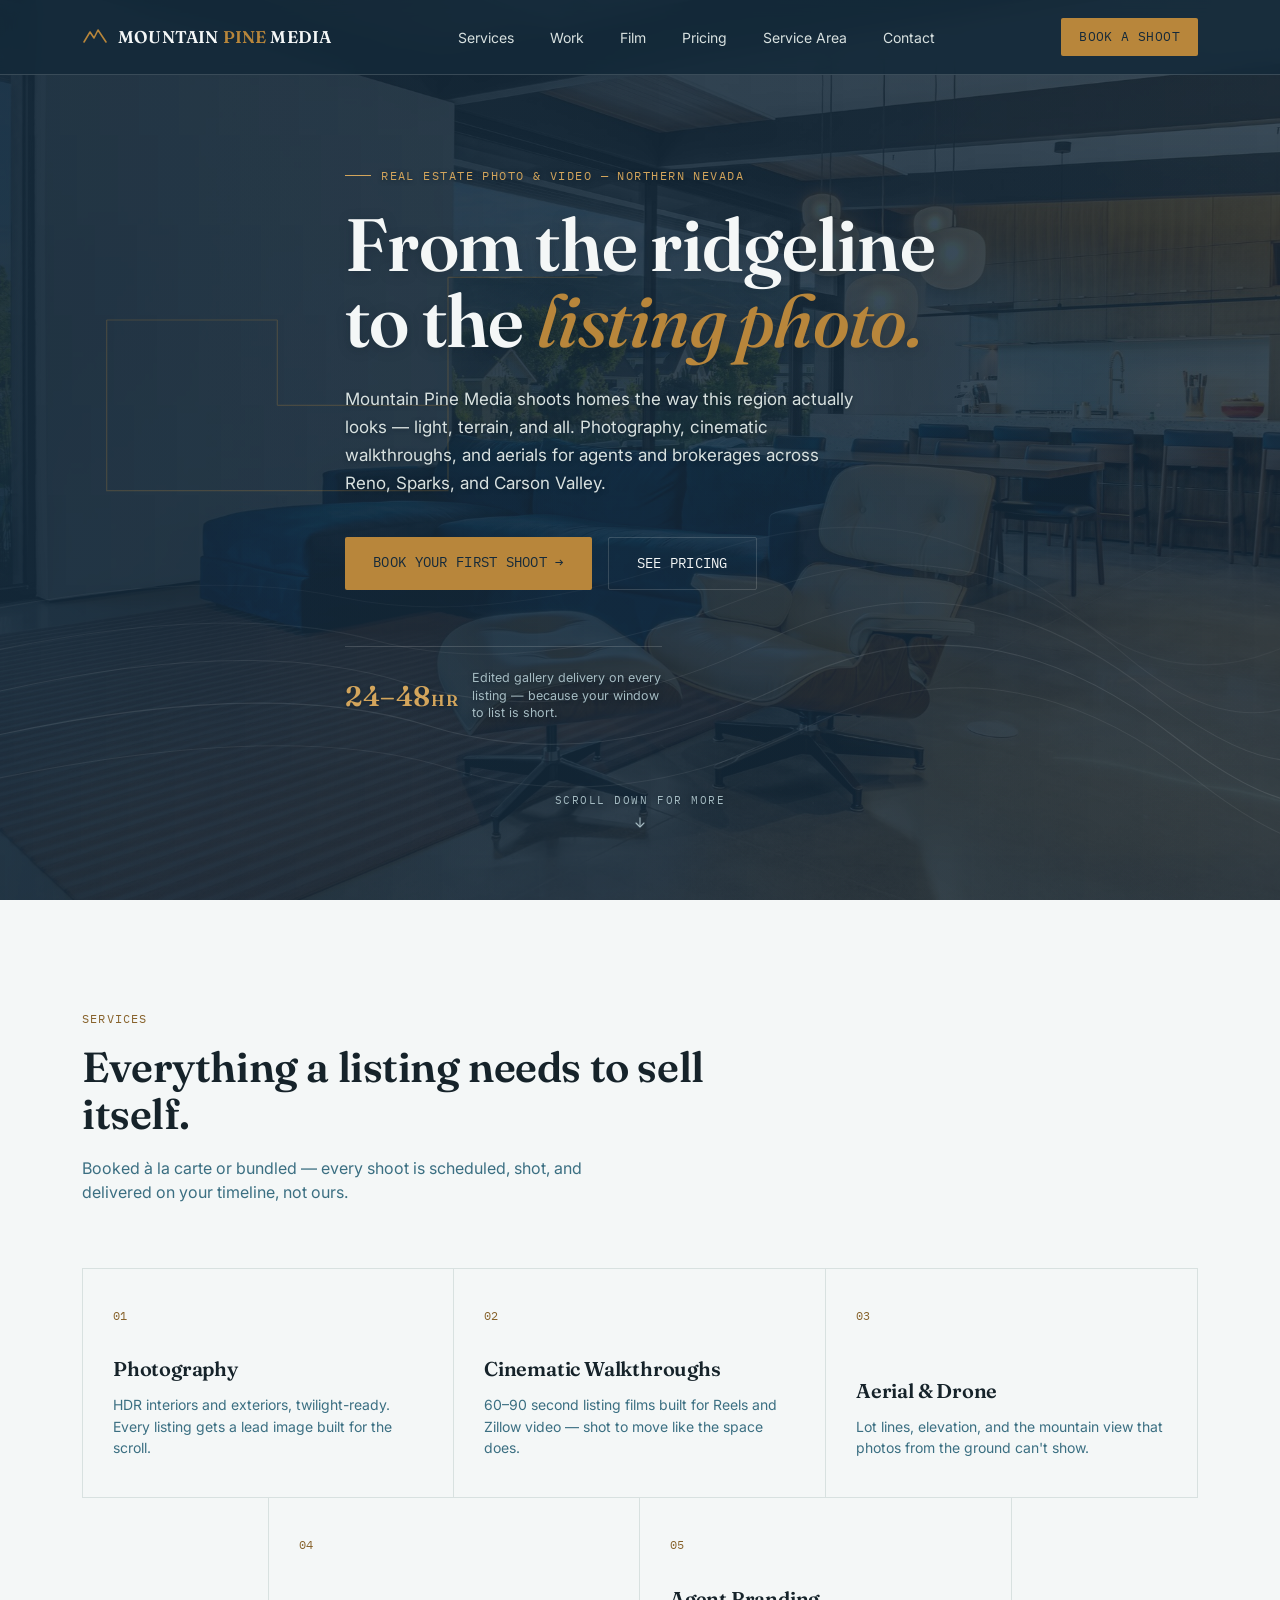
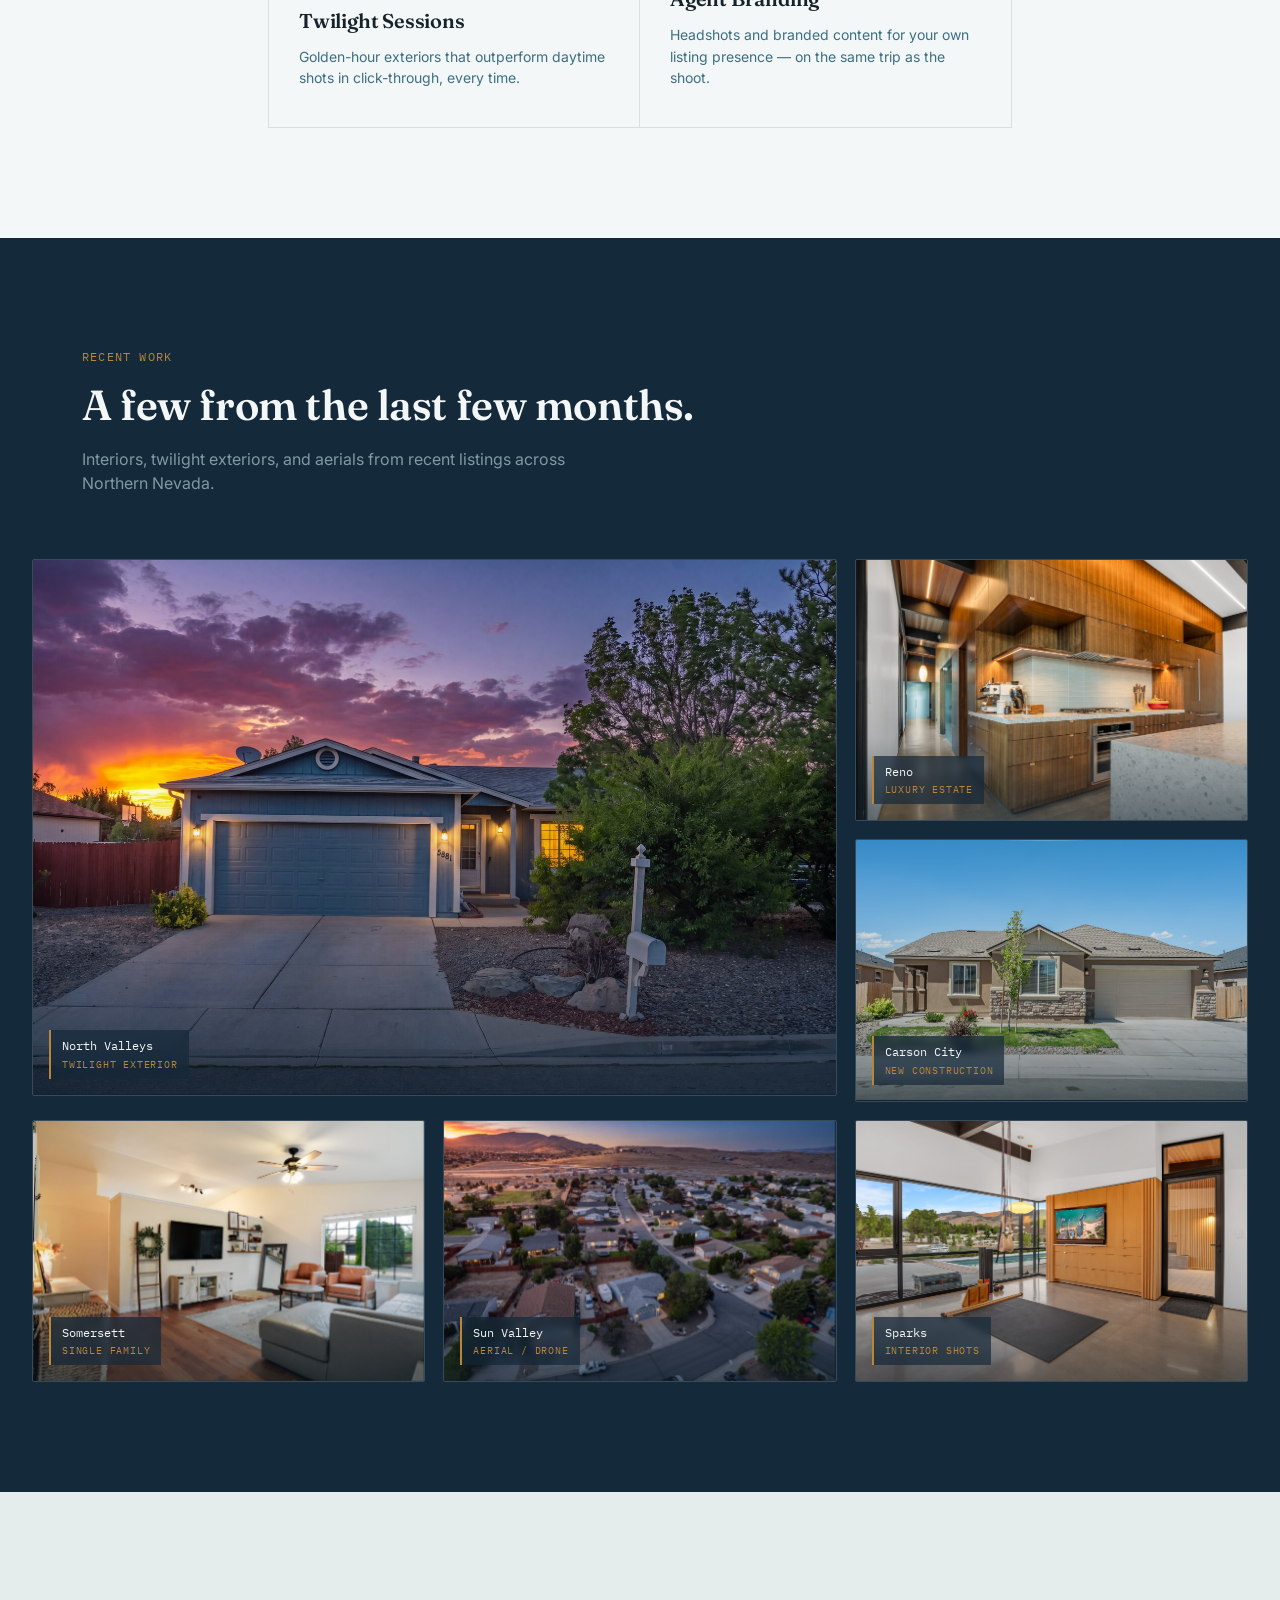
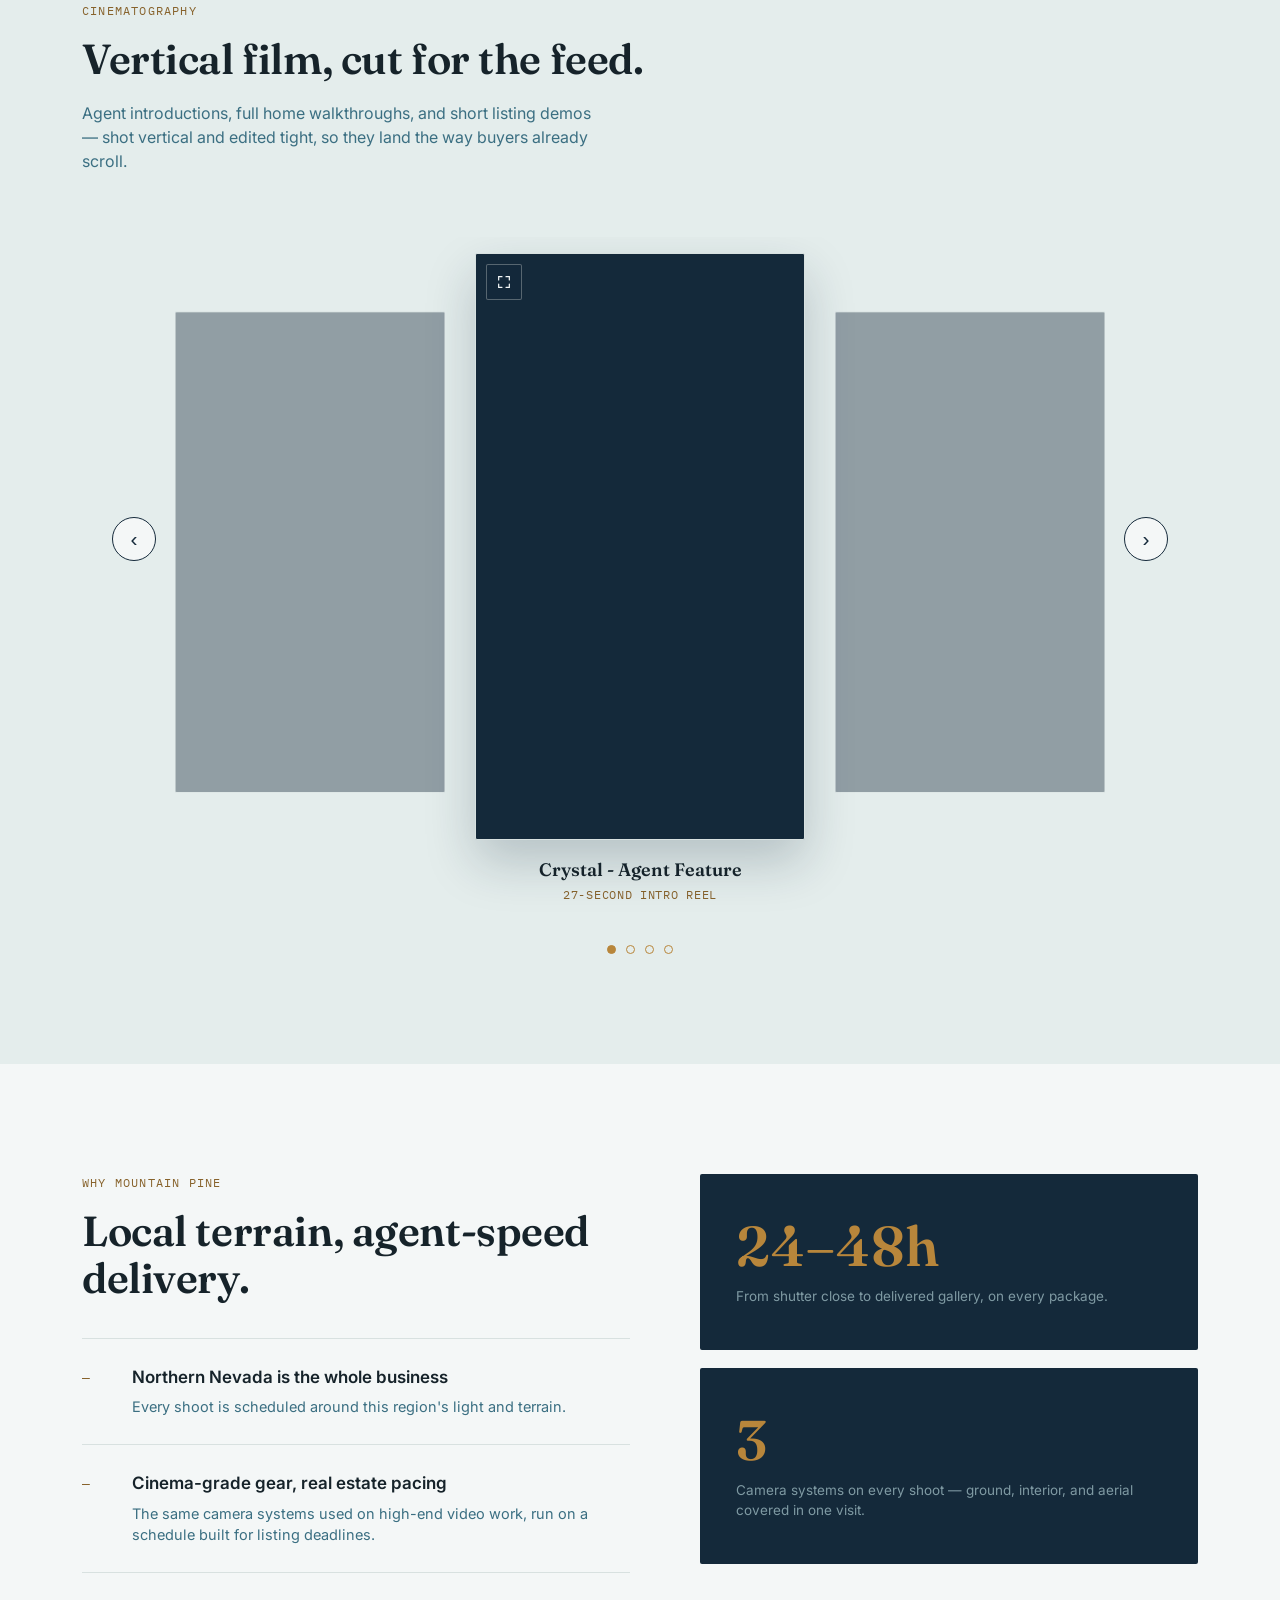
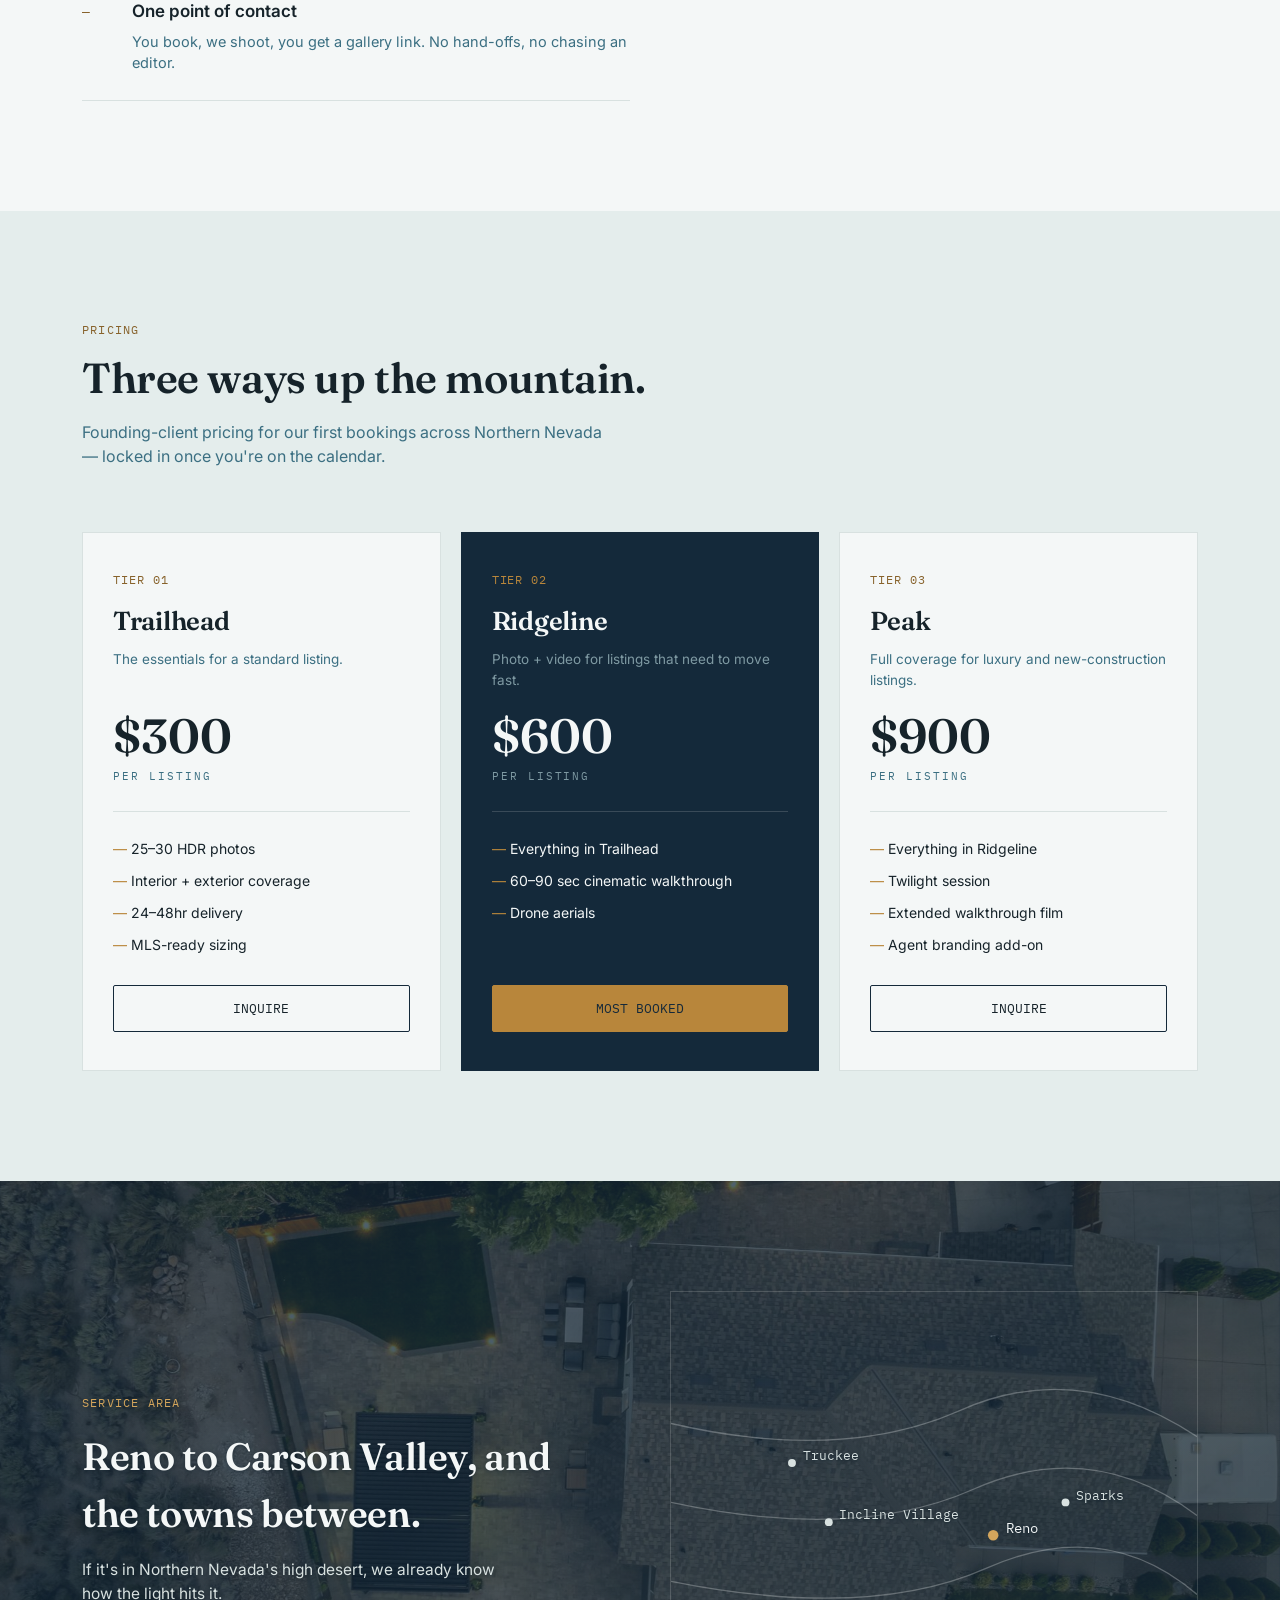
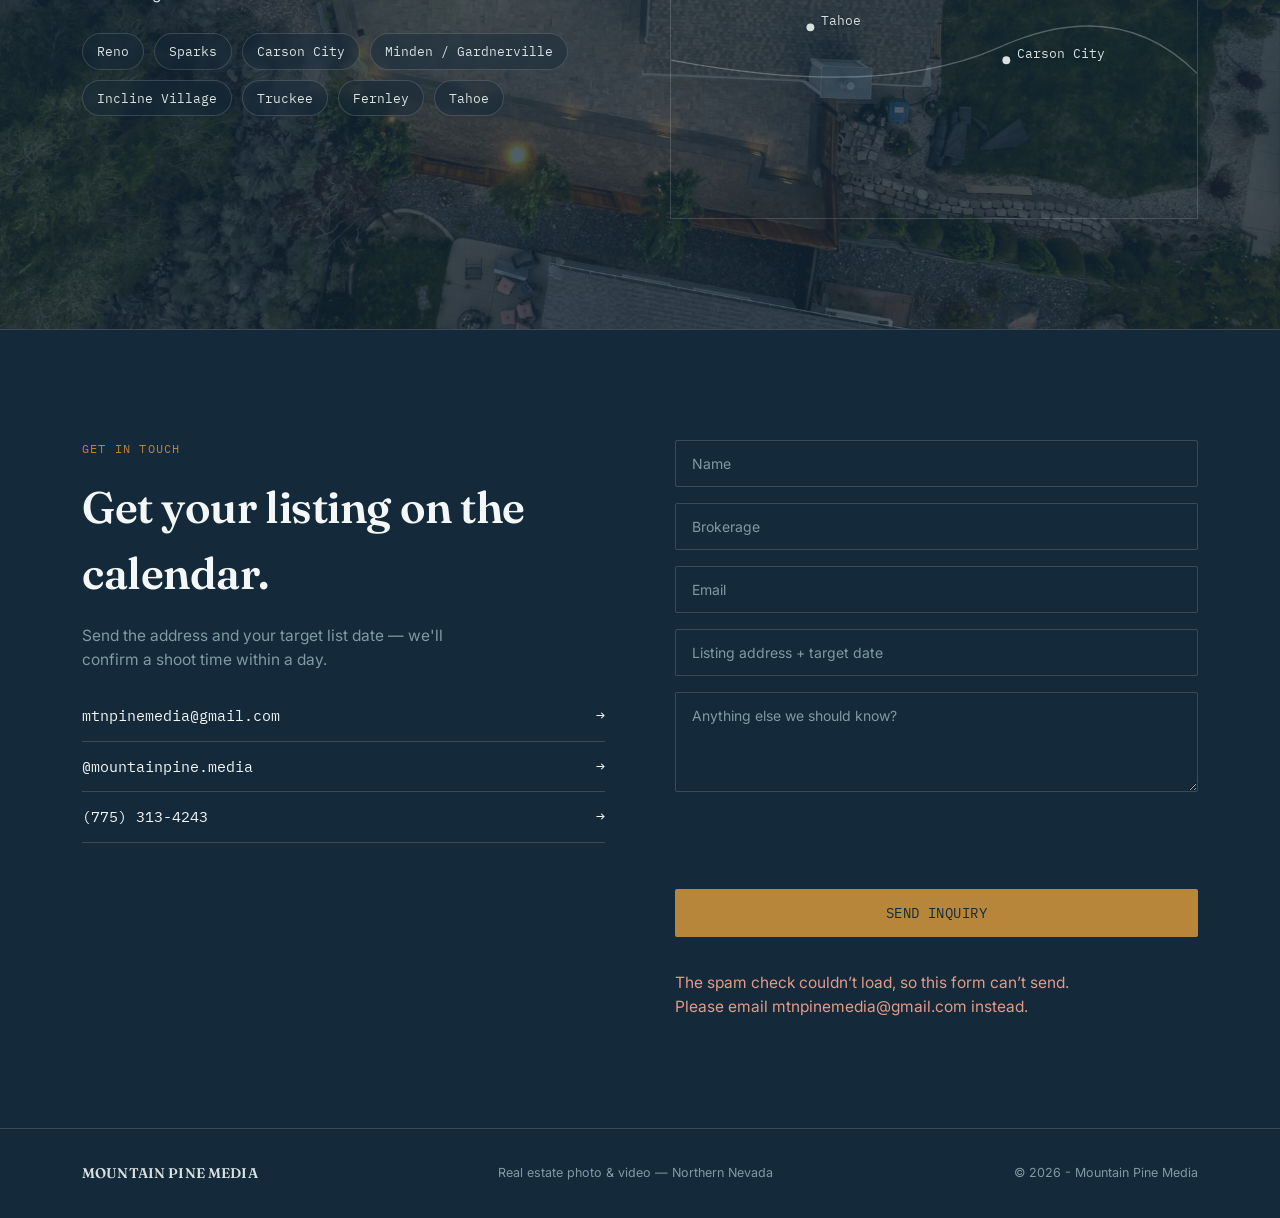
<file: web/public/index.html>
<!DOCTYPE html>
<html lang="en">
<head>
<meta charset="UTF-8">
<meta name="viewport" content="width=device-width, initial-scale=1.0">
<meta name="description" content="Mountain Pine Media — real estate photography, cinematic listing walkthroughs, and drone aerials for agents and brokerages across Reno, Sparks, Carson Valley, and Northern Nevada. Edited galleries delivered in 24–48 hours.">
<title>Mountain Pine Media · Real Estate Photo &amp; Video · Reno · Northern Nevada</title>

<link rel="icon" href="favicon.ico" sizes="any">
<link rel="apple-touch-icon" href="apple-touch-icon.png">

<meta property="og:type" content="website">
<meta property="og:url" content="https://mountain-pine-media.com/">
<meta property="og:title" content="Mountain Pine Media · Real Estate Photo &amp; Video · Reno · Northern Nevada">
<meta property="og:description" content="Real estate photography, cinematic listing walkthroughs, and drone aerials for agents across Reno, Sparks, and Carson Valley. Edited galleries in 24–48 hours.">
<meta property="og:image" content="https://mountain-pine-media.com/og-image.png">
<meta name="twitter:card" content="summary_large_image">
<meta name="twitter:title" content="Mountain Pine Media · Real Estate Photo &amp; Video · Reno · Northern Nevada">
<meta name="twitter:description" content="Real estate photography, listing films, and drone aerials for agents across Northern Nevada.">
<meta name="twitter:image" content="https://mountain-pine-media.com/og-image.png">
<link rel="canonical" href="https://mountain-pine-media.com/">

<script type="application/ld+json">
{
  "@context": "https://schema.org",
  "@type": "ProfessionalService",
  "additionalType": "https://en.wikipedia.org/wiki/Real_estate_photography",
  "name": "Mountain Pine Media",
  "description": "Real estate photography, cinematic listing walkthroughs, and drone aerials for agents and brokerages across Northern Nevada.",
  "url": "https://mountain-pine-media.com/",
  "image": "https://mountain-pine-media.com/og-image.png",
  "logo": "https://mountain-pine-media.com/og-image.png",
  "email": "mtnpinemedia@gmail.com",
  "sameAs": ["https://www.instagram.com/mountainpine.media/"],
  "priceRange": "$$",
  "areaServed": [
    { "@type": "City", "name": "Reno, Nevada" },
    { "@type": "City", "name": "Sparks, Nevada" },
    { "@type": "City", "name": "Carson City, Nevada" },
    { "@type": "City", "name": "Minden, Nevada" },
    { "@type": "City", "name": "Gardnerville, Nevada" },
    { "@type": "City", "name": "Fernley, Nevada" },
    { "@type": "Place", "name": "Incline Village, Nevada" },
    { "@type": "Place", "name": "Lake Tahoe" },
    { "@type": "Place", "name": "Truckee, California" },
    { "@type": "AdministrativeArea", "name": "Washoe County, Nevada" },
    { "@type": "Place", "name": "Northern Nevada" }
  ],
  "makesOffer": [
    {
      "@type": "Offer",
      "itemOffered": {
        "@type": "Service",
        "name": "Real estate photography",
        "serviceType": "Real estate photography"
      }
    },
    {
      "@type": "Offer",
      "itemOffered": {
        "@type": "Service",
        "name": "Cinematic listing walkthrough",
        "serviceType": "Real estate videography"
      }
    },
    {
      "@type": "Offer",
      "itemOffered": {
        "@type": "Service",
        "name": "Aerial and drone photography",
        "serviceType": "Aerial photography"
      }
    },
    {
      "@type": "Offer",
      "itemOffered": {
        "@type": "Service",
        "name": "Twilight exterior session",
        "serviceType": "Real estate photography"
      }
    },
    {
      "@type": "Offer",
      "itemOffered": {
        "@type": "Service",
        "name": "Agent branding and headshots",
        "serviceType": "Portrait photography"
      }
    }
  ]
}
</script>

<link rel="preconnect" href="https://fonts.googleapis.com">
<link rel="preconnect" href="https://fonts.gstatic.com" crossorigin>
<link href="https://fonts.googleapis.com/css2?family=Fraunces:opsz,wght@9..144,400;9..144,500;9..144,600;9..144,700&family=Inter:wght@400;500;600&family=IBM+Plex+Mono:wght@400;500&display=swap" rel="stylesheet">
<link rel="stylesheet" href="styles.css">

<!-- The hero background is above the fold, so it is discovered in styles.css rather
     than in the markup and would otherwise wait on the stylesheet. Keep this pair in
     step with the .hero::before rules and their 1100px breakpoint. -->
<link rel="preload" as="image" href="optimized-assets/DSC08587-2560.jpg" media="(min-width:1100px)">
<link rel="preload" as="image" href="optimized-assets/DSC08587.jpg" media="(max-width:1099.98px)">

<!-- The inquiry form can't be submitted without JavaScript: Turnstile is a scripted
     challenge, and a no-JS path that skipped it would just be the door bots use. -->
<noscript><style>#inquiry-form{display:none;}</style></noscript>
</head>
<body>

<header>
  <nav class="wrap">
    <div class="brand">
      <svg viewBox="0 0 26 26" fill="none" aria-hidden="true"><path d="M2 18L8 8L12 14L16 6L24 18" stroke="#B8863B" stroke-width="1.6" stroke-linejoin="round" stroke-linecap="round"/></svg>
      <span class="brand-text">MOUNTAIN <span>PINE</span> MEDIA</span>
    </div>
    <div class="nav-menu" id="nav-menu">
      <div class="navlinks">
        <a href="#services">Services</a>
        <a href="#work">Work</a>
        <a href="#film">Film</a>
        <a href="#pricing">Pricing</a>
        <a href="#area">Service Area</a>
        <a href="#contact">Contact</a>
      </div>
      <a href="#contact" class="nav-cta">BOOK A SHOOT</a>
    </div>
    <button class="nav-toggle" aria-label="Toggle menu" aria-expanded="false" aria-controls="nav-menu">
      <span></span><span></span><span></span>
    </button>
  </nav>
</header>

<section class="hero" data-parallax>
  <svg class="contour-field" viewBox="0 0 1200 800" preserveAspectRatio="xMidYMid slice" aria-hidden="true">
    <g stroke="#F4F7F7" stroke-width="1" fill="none">
      <path opacity="0.12" d="M-50 620 Q 200 560 350 600 T 700 560 T 1050 610 T 1300 580"/>
      <path opacity="0.16" d="M-50 660 Q 220 590 380 640 T 720 600 T 1080 650 T 1300 620"/>
      <path opacity="0.2" d="M-50 700 Q 240 630 400 680 T 740 640 T 1100 690 T 1300 660"/>
      <path opacity="0.14" d="M-50 740 Q 260 670 420 720 T 760 680 T 1120 730 T 1300 700"/>
      <path opacity="0.08" d="M-50 580 Q 180 530 320 560 T 660 520 T 1000 570 T 1300 540"/>
    </g>
    <g stroke="#B8863B" stroke-width="1.1" fill="none" opacity="0.5">
      <path d="M100 300 L 260 300 M 260 300 L 260 380 M 260 380 L 420 380 M 420 380 L 420 260 M 420 260 L 560 260"/>
      <path d="M100 300 L 100 460 L 420 460 L 420 380"/>
    </g>
  </svg>
  <div class="wrap hero-inner">
    <div class="eyebrow">REAL ESTATE PHOTO &amp; VIDEO — NORTHERN NEVADA</div>
    <h1>From the ridgeline<br>to the <em>listing photo.</em></h1>
    <p class="lede">Mountain Pine Media shoots homes the way this region actually looks — light, terrain, and all. Photography, cinematic walkthroughs, and aerials for agents and brokerages across Reno, Sparks, and Carson Valley.</p>
    <div class="hero-ctas">
      <a href="#contact" class="btn-primary">BOOK YOUR FIRST SHOOT →</a>
      <a href="#pricing" class="btn-ghost">SEE PRICING</a>
    </div>
    <div class="turn-badge">
      <div class="num mono">24–48<span style="font-size:16px;">HR</span></div>
      <div class="lbl">Edited gallery delivery on every listing — because your window to list is short.</div>
    </div>
    <div class="scroll-cue" aria-hidden="true">
      <span class="scroll-cue-text">Scroll Down for More</span>
      <svg viewBox="0 0 24 24" fill="none" stroke="currentColor" stroke-width="1.6" stroke-linecap="round" stroke-linejoin="round" aria-hidden="true">
        <path d="M12 4v13"/><path d="M6 12l6 6 6-6"/>
      </svg>
    </div>
  </div>
</section>

<section class="services" id="services">
  <div class="wrap">
    <div class="section-head reveal">
      <div class="section-eyebrow">Services</div>
      <h2>Everything a listing needs to sell itself.</h2>
      <p>Booked à la carte or bundled — every shoot is scheduled, shot, and delivered on your timeline, not ours.</p>
    </div>
    <div class="svc-grid reveal">
      <div class="svc-card">
        <div class="svc-num mono">01</div>
        <div><h3>Photography</h3><p>HDR interiors and exteriors, twilight-ready. Every listing gets a lead image built for the scroll.</p></div>
      </div>
      <div class="svc-card">
        <div class="svc-num mono">02</div>
        <div><h3>Cinematic Walkthroughs</h3><p>60–90 second listing films built for Reels and Zillow video — shot to move like the space does.</p></div>
      </div>
      <div class="svc-card">
        <div class="svc-num mono">03</div>
        <div><h3>Aerial &amp; Drone</h3><p>Lot lines, elevation, and the mountain view that photos from the ground can't show.</p></div>
      </div>
      <div class="svc-card">
        <div class="svc-num mono">04</div>
        <div><h3>Twilight Sessions</h3><p>Golden-hour exteriors that outperform daytime shots in click-through, every time.</p></div>
      </div>
      <div class="svc-card">
        <div class="svc-num mono">05</div>
        <div><h3>Agent Branding</h3><p>Headshots and branded content for your own listing presence — on the same trip as the shoot.</p></div>
      </div>
    </div>
  </div>
</section>

<section class="portfolio" id="work">
  <div class="wrap">
    <div class="section-head reveal">
      <div class="section-eyebrow">Recent Work</div>
      <h2>A few from the last few months.</h2>
      <p>Interiors, twilight exteriors, and aerials from recent listings across Northern Nevada.</p>
    </div>
    <div class="pf-grid reveal">
      <div class="pf-item pf-feature">
        <img src="optimized-assets/twilight-2.jpg"
             srcset="optimized-assets/twilight-2.jpg 1600w, optimized-assets/twilight-2-2400.jpg 2400w"
             sizes="(max-width:600px) 92vw, (max-width:900px) 94vw, min(1010px, 66vw)"
             alt="Twilight exterior of a blue single-story home glowing against a purple and orange Nevada sunset" decoding="async">
        <div class="pf-tag">North Valleys<span class="type">Twilight Exterior</span></div>
      </div>
      <div class="pf-item">
        <img src="optimized-assets/DSC08627.jpg" sizes="(max-width:600px) 92vw, (max-width:900px) 46vw, 33vw"
             alt="Modern walnut kitchen with a waterfall stone island, integrated range hood and polished concrete floors" decoding="async">
        <div class="pf-tag">Reno<span class="type">Luxury Estate</span></div>
      </div>
      <div class="pf-item">
        <img src="optimized-assets/_-33.jpg" sizes="(max-width:600px) 92vw, (max-width:900px) 46vw, 33vw"
             alt="Front elevation of a new-construction single-story home with stone accents and fresh desert landscaping" decoding="async">
        <div class="pf-tag">Carson City<span class="type">New Construction</span></div>
      </div>
      <div class="pf-item">
        <img src="optimized-assets/_-3.jpg" sizes="(max-width:600px) 92vw, (max-width:900px) 46vw, 33vw"
             alt="Sunlit open-concept living room with hardwood floors, leather armchairs and a mounted television" decoding="async" loading="lazy">
        <div class="pf-tag">Somersett<span class="type">Single Family</span></div>
      </div>
      <div class="pf-item">
        <img src="optimized-assets/drone-twilight.jpg" sizes="(max-width:600px) 92vw, (max-width:900px) 46vw, 33vw"
             alt="Aerial drone view of a Northern Nevada neighbourhood at dusk with the Sierra foothills behind it" decoding="async" loading="lazy">
        <div class="pf-tag">Sun Valley<span class="type">Aerial / Drone</span></div>
      </div>
      <div class="pf-item">
        <img src="optimized-assets/DSC08717.jpg" sizes="(max-width:600px) 92vw, (max-width:900px) 46vw, 33vw"
             alt="Great room with floor-to-ceiling glass looking out to a pool and the mountains beyond" decoding="async" loading="lazy">
        <div class="pf-tag">Sparks<span class="type">Interior Shots</span></div>
      </div>
    </div>
  </div>
</section>

<section class="cinema" id="film">
  <div class="wrap">
    <div class="section-head reveal">
      <div class="section-eyebrow">Cinematography</div>
      <h2>Vertical film, cut for the feed.</h2>
      <p>Agent introductions, full home walkthroughs, and short listing demos — shot vertical and edited tight, so they land the way buyers already scroll.</p>
    </div>

    <div class="cine-carousel reveal">
      <button class="cine-arrow cine-arrow-prev" type="button" aria-label="Previous film">&lsaquo;</button>
      <div class="cine-track" id="cineTrack" tabindex="0">
          <div class="cine-slide" data-featured>
            <div class="cine-thumb">
              <iframe src="https://player.vimeo.com/video/1222570040?api=1&amp;title=0&amp;byline=0&amp;portrait=0&amp;player_id=cine-0" title="Crystal - Agent Feature" allow="autoplay; fullscreen; picture-in-picture; clipboard-write; encrypted-media" allowfullscreen></iframe>
              <button class="cine-expand" type="button" aria-label="Watch Crystal - Agent Feature larger">
                <svg viewBox="0 0 24 24" aria-hidden="true"><path d="M4 9V4h5M20 9V4h-5M4 15v5h5M20 15v5h-5"/></svg>
              </button>
              <div class="cine-swipe" aria-hidden="true"></div>
            </div>
            <div class="cine-meta">
              <span class="cine-name">Crystal - Agent Feature</span>
              <span class="cine-detail">27-second intro reel</span>
            </div>
          </div>
          <div class="cine-slide">
            <div class="cine-thumb">
              <iframe src="https://player.vimeo.com/video/1222570041?api=1&amp;title=0&amp;byline=0&amp;portrait=0&amp;player_id=cine-1" title="Family Move In" allow="autoplay; fullscreen; picture-in-picture; clipboard-write; encrypted-media" allowfullscreen></iframe>
              <button class="cine-expand" type="button" aria-label="Watch Family Move In larger">
                <svg viewBox="0 0 24 24" aria-hidden="true"><path d="M4 9V4h5M20 9V4h-5M4 15v5h5M20 15v5h-5"/></svg>
              </button>
              <div class="cine-swipe" aria-hidden="true"></div>
            </div>
            <div class="cine-meta">
              <span class="cine-name">Family Move In</span>
              <span class="cine-detail">1-minute client story</span>
            </div>
          </div>
          <div class="cine-slide">
            <div class="cine-thumb">
              <iframe src="https://player.vimeo.com/video/1222570042?api=1&amp;title=0&amp;byline=0&amp;portrait=0&amp;player_id=cine-2" title="Daisy — Agent Introduction" allow="autoplay; fullscreen; picture-in-picture; clipboard-write; encrypted-media" allowfullscreen></iframe>
              <button class="cine-expand" type="button" aria-label="Watch Daisy — Agent Introduction larger">
                <svg viewBox="0 0 24 24" aria-hidden="true"><path d="M4 9V4h5M20 9V4h-5M4 15v5h5M20 15v5h-5"/></svg>
              </button>
              <div class="cine-swipe" aria-hidden="true"></div>
            </div>
            <div class="cine-meta">
              <span class="cine-name">Daisy — Agent Introduction</span>
              <span class="cine-detail">29-second intro reel</span>
            </div>
          </div>
          <div class="cine-slide">
            <div class="cine-thumb">
              <iframe src="https://player.vimeo.com/video/1222570043?api=1&amp;title=0&amp;byline=0&amp;portrait=0&amp;player_id=cine-3" title="Listing Reel" allow="autoplay; fullscreen; picture-in-picture; clipboard-write; encrypted-media" allowfullscreen></iframe>
              <button class="cine-expand" type="button" aria-label="Watch Listing Reel larger">
                <svg viewBox="0 0 24 24" aria-hidden="true"><path d="M4 9V4h5M20 9V4h-5M4 15v5h5M20 15v5h-5"/></svg>
              </button>
              <div class="cine-swipe" aria-hidden="true"></div>
            </div>
            <div class="cine-meta">
              <span class="cine-name">Listing Reel</span>
              <span class="cine-detail">43-second walkthrough</span>
            </div>
          </div>
      </div>
      <button class="cine-arrow cine-arrow-next" type="button" aria-label="Next film">&rsaquo;</button>
    </div>
    <div class="cine-dots" id="cineDots">
        <button class="cine-dot" type="button" aria-label="Show Crystal - Agent Feature"></button>
        <button class="cine-dot" type="button" aria-label="Show Family Move In"></button>
        <button class="cine-dot" type="button" aria-label="Show Daisy — Agent Introduction"></button>
        <button class="cine-dot" type="button" aria-label="Show Listing Reel"></button>
    </div>
  </div>
</section>

<div class="cine-lightbox" id="cineLightbox" role="dialog" aria-modal="true" aria-labelledby="cineLbTitle" hidden>
  <button class="cine-lb-close" id="cineLbClose" type="button" aria-label="Close film">&times;</button>
  <div class="cine-lb-shell" id="cineLbShell"></div>
  <div class="cine-lb-bar">
    <div class="cine-lb-caption">
      <span class="cine-lb-title" id="cineLbTitle"></span>
      <span class="cine-lb-detail" id="cineLbDetail"></span>
    </div>
    <button class="cine-lb-fs" id="cineLbFs" type="button">
      <svg viewBox="0 0 24 24" aria-hidden="true"><path d="M4 9V4h5M20 9V4h-5M4 15v5h5M20 15v5h-5"/></svg>
      <span class="fs-label">Fullscreen</span>
    </button>
  </div>
</div>

<section class="why">
  <div class="wrap">
    <div class="why-grid">
      <div>
        <div class="section-head reveal" style="margin-bottom:36px;">
          <div class="section-eyebrow">Why Mountain Pine</div>
          <h2>Local terrain, agent-speed delivery.</h2>
        </div>
        <div class="why-list reveal">
          <div class="why-item">
            <div class="mk">—</div>
            <div><h4>Northern Nevada is the whole business</h4><p>Every shoot is scheduled around this region's light and terrain.</p></div>
          </div>
          <div class="why-item">
            <div class="mk">—</div>
            <div><h4>Cinema-grade gear, real estate pacing</h4><p>The same camera systems used on high-end video work, run on a schedule built for listing deadlines.</p></div>
          </div>
          <div class="why-item">
            <div class="mk">—</div>
            <div><h4>One point of contact</h4><p>You book, we shoot, you get a gallery link. No hand-offs, no chasing an editor.</p></div>
          </div>
        </div>
      </div>
      <div class="reveal">
        <div class="stat-block">
          <div class="big mono">24–48h</div>
          <div class="cap">From shutter close to delivered gallery, on every package.</div>
        </div>
        <div class="stat-block">
          <div class="big mono">3</div>
          <div class="cap">Camera systems on every shoot — ground, interior, and aerial covered in one visit.</div>
        </div>
      </div>
    </div>
  </div>
</section>

<section class="pricing" id="pricing">
  <div class="wrap">
    <div class="section-head reveal">
      <div class="section-eyebrow">Pricing</div>
      <h2>Three ways up the mountain.</h2>
      <p>Founding-client pricing for our first bookings across Northern Nevada — locked in once you're on the calendar.</p>
    </div>
    <div class="price-grid reveal">
      <div class="price-card">
        <div class="tier-mk mono">Tier 01</div>
        <h3>Trailhead</h3>
        <div class="desc">The essentials for a standard listing.</div>
        <div class="amount">$300</div>
        <div class="per mono">Per listing</div>
        <div class="rule"></div>
        <ul>
          <li>25–30 HDR photos</li>
          <li>Interior + exterior coverage</li>
          <li>24–48hr delivery</li>
          <li>MLS-ready sizing</li>
        </ul>
        <a href="#contact" class="cta">INQUIRE</a>
      </div>
      <div class="price-card feat">
        <div class="tier-mk mono">Tier 02</div>
        <h3>Ridgeline</h3>
        <div class="desc">Photo + video for listings that need to move fast.</div>
        <div class="amount">$600</div>
        <div class="per mono">Per listing</div>
        <div class="rule"></div>
        <ul>
          <li>Everything in Trailhead</li>
          <li>60–90 sec cinematic walkthrough</li>
          <li>Drone aerials</li>
        </ul>
        <a href="#contact" class="cta">MOST BOOKED</a>
      </div>
      <div class="price-card">
        <div class="tier-mk mono">Tier 03</div>
        <h3>Peak</h3>
        <div class="desc">Full coverage for luxury and new-construction listings.</div>
        <div class="amount">$900</div>
        <div class="per mono">Per listing</div>
        <div class="rule"></div>
        <ul>
          <li>Everything in Ridgeline</li>
          <li>Twilight session</li>
          <li>Extended walkthrough film</li>
          <li>Agent branding add-on</li>
        </ul>
        <a href="#contact" class="cta">INQUIRE</a>
      </div>
    </div>
  </div>
</section>

<section class="area" id="area" data-parallax>
  <div class="wrap">
    <div class="area-inner">
      <div class="reveal">
        <div class="section-eyebrow">Service Area</div>
        <h2 style="font-size:clamp(28px,3.4vw,38px); margin-top:14px;">Reno to Carson Valley, and the towns between.</h2>
        <p class="area-lede">If it's in Northern Nevada's high desert, we already know how the light hits it.</p>
        <div class="area-tags">
          <span class="area-tag">Reno</span>
          <span class="area-tag">Sparks</span>
          <span class="area-tag">Carson City</span>
          <span class="area-tag">Minden / Gardnerville</span>
          <span class="area-tag">Incline Village</span>
          <span class="area-tag">Truckee</span>
          <span class="area-tag">Fernley</span>
          <span class="area-tag">Tahoe</span>
        </div>
      </div>
      <div class="area-map reveal">
        <!-- No background rect: the photo and its scrim are the parent's background,
             and an opaque fill here would hide both. Dots and labels are the
             light-on-dark set for that reason. -->
        <!-- A real image, not decoration, so it gets a name rather than aria-hidden.
             role="img" also stops a screen reader reading the six <text> labels one by
             one after it has just read the chips. -->
        <svg viewBox="0 0 400 400" role="img" aria-label="Map of the service area: Truckee, Incline Village and Tahoe around the lake to the west, with Reno, Sparks and Carson City to the east">
          <g stroke="#F4F7F7" stroke-width="1" fill="none" opacity="0.28">
            <path d="M0 100 Q 130 130 220 90 T 400 110"/>
            <path d="M0 160 Q 140 190 230 150 T 400 170"/>
            <path d="M0 220 Q 150 250 240 210 T 400 230"/>
            <path d="M0 280 Q 160 310 250 270 T 400 290"/>
          </g>
          <!-- Two groups: the Tahoe basin stacked down the left at a shared x=105, and
               the valley towns east of it. That split is the real geography — Reno,
               Sparks and Carson City all sit east of the lake — and it keeps the two
               longest labels ("Incline Village", "Carson City") on separate flanks so
               neither has to reach across the other.
               Coordinates are baked rather than wrapped in a translate() group on
               purpose: the right-edge budget below is measured against the raw 400-unit
               viewBox, and an offset group would put the numbers here out from the
               space that budget is reasoned in. -->
          <!-- Staggered west to east: Truckee really is the westernmost of the three and
               Incline Village the easternmost, with the lake between them. Incline gets
               the smaller push of the two — its label is the longest on the map, and
               every unit it moves right is a unit off the gap to Reno's dot. -->
          <circle cx="92" cy="130" r="3" fill="#D8E1E0"/>
          <text x="100" y="128" font-family="IBM Plex Mono" font-size="10" fill="#D8E1E0">Truckee</text>
          <circle cx="120" cy="175" r="3" fill="#D8E1E0"/>
          <text x="128" y="173" font-family="IBM Plex Mono" font-size="10" fill="#D8E1E0">Incline Village</text>
          <circle cx="106" cy="255" r="3" fill="#D8E1E0"/>
          <text x="114" y="253" font-family="IBM Plex Mono" font-size="10" fill="#D8E1E0">Tahoe</text>
          <circle cx="245" cy="185" r="4" fill="#D3A55C"/>
          <text x="255" y="183" font-family="IBM Plex Mono" font-size="11" fill="#F4F7F7">Reno</text>
          <circle cx="300" cy="160" r="3" fill="#D8E1E0"/>
          <text x="308" y="158" font-family="IBM Plex Mono" font-size="10" fill="#D8E1E0">Sparks</text>
          <circle cx="255" cy="280" r="3" fill="#D8E1E0"/>
          <text x="263" y="278" font-family="IBM Plex Mono" font-size="10" fill="#D8E1E0">Carson City</text>
        </svg>
      </div>
    </div>
  </div>
</section>

<section class="contact" id="contact">
  <div class="wrap contact-inner">
    <div class="reveal">
      <div class="section-eyebrow">Get In Touch</div>
      <h2>Get your listing on the calendar.</h2>
      <p>Send the address and your target list date — we'll confirm a shoot time within a day.</p>
      <div class="contact-links">
        <a href="mailto:mtnpinemedia@gmail.com">mtnpinemedia@gmail.com <span>→</span></a>
        <a href="https://instagram.com/mountainpine.media" target="_blank" rel="noopener">@mountainpine.media <span>→</span></a>
        <a href="tel:+17753134243">(775) 313-4243 <span>→</span></a>
      </div>
    </div>
    <noscript>
      <p class="form-noscript">
        The form needs JavaScript switched on, to check the submission isn't automated.
        Email <a href="mailto:mtnpinemedia@gmail.com">mtnpinemedia@gmail.com</a> instead — it reaches the same inbox.
      </p>
    </noscript>
    <form class="form reveal" id="inquiry-form" action="/api/inquiry" method="post">
      <!-- Honeypot. Positioned off-screen rather than display:none, which the cruder
           bots check for. Real people never see it; anything that fills it is discarded. -->
      <div class="hp" aria-hidden="true">
        <label for="website">Website</label>
        <input type="text" id="website" name="website" tabindex="-1" autocomplete="off">
      </div>
      <!-- Each field has a real <label>, visually hidden; the placeholder stays as the
           visible prompt. autocomplete lets browsers fill the agent's own details.
           Listing gets none on purpose: it's the property's address, not theirs. -->
      <label class="visually-hidden" for="inq-name">Name</label>
      <input type="text" id="inq-name" name="name" placeholder="Name" autocomplete="name" required>
      <label class="visually-hidden" for="inq-brokerage">Brokerage</label>
      <input type="text" id="inq-brokerage" name="brokerage" placeholder="Brokerage" autocomplete="organization">
      <label class="visually-hidden" for="inq-email">Email</label>
      <input type="email" id="inq-email" name="email" placeholder="Email" autocomplete="email" required>
      <label class="visually-hidden" for="inq-listing">Listing address and target date</label>
      <input type="text" id="inq-listing" name="listing" placeholder="Listing address + target date">
      <label class="visually-hidden" for="inq-notes">Notes</label>
      <textarea id="inq-notes" name="notes" placeholder="Anything else we should know?"></textarea>
      <!-- Cloudflare Turnstile, rendered by the script below once the form is near the
           viewport. data-action must stay in step with TURNSTILE_ACTION in worker.js —
           the Worker pins it at verify time, so changing one alone rejects every submission.

           This is the live sitekey (public by design — it is meant to sit in the page).
           Its widget is scoped to mountain-pine-media.com and www.mountain-pine-media.com,
           so it will not issue a token on localhost. For local work, keep Cloudflare's
           dummy testing secret in web/.dev.vars; the README covers driving the real widget
           locally. -->
      <div class="form-turnstile" id="inquiry-turnstile"
           data-sitekey="0x4AAAAAAFgD5E4W1hv9X7PX"
           data-action="inquiry"></div>
      <button type="submit">SEND INQUIRY</button>
      <p class="form-status" id="form-status" role="status" aria-live="polite"></p>
    </form>
    <div class="form-thanks" id="form-thanks" tabindex="-1" hidden>
      <div class="section-eyebrow">Inquiry Sent</div>
      <h3>Got it — it's in our inbox.</h3>
      <p>We'll reply by email within a day to confirm a shoot time. Need it sooner? Call <a href="tel:+17753134243">(775) 313-4243</a>.</p>
    </div>
  </div>
</section>

<footer>
  <div class="wrap footer-inner">
    <span class="brand-text mono">MOUNTAIN PINE MEDIA</span>
    <span>Real estate photo &amp; video — Northern Nevada</span>
    <span>© 2026 - Mountain Pine Media</span>
  </div>
</footer>


<script>
  // Nav scroll effect
  const header = document.querySelector('header');
  const scrollCue = document.querySelector('.scroll-cue');
  const CUE_FADE_AFTER = 250; // px of scroll before the hero cue fades out
  window.addEventListener('scroll', () => {
    header.classList.toggle('scrolled', window.scrollY > 60);
    if (scrollCue) scrollCue.classList.toggle('is-hidden', window.scrollY > CUE_FADE_AFTER);
  });

  // Mobile hamburger toggle
  const navToggle = document.querySelector('.nav-toggle');
  navToggle.addEventListener('click', () => {
    const isOpen = header.classList.toggle('open');
    navToggle.setAttribute('aria-expanded', isOpen);
  });
  document.querySelectorAll('.nav-menu a').forEach(link => {
    link.addEventListener('click', () => {
      header.classList.remove('open');
      navToggle.setAttribute('aria-expanded', 'false');
    });
  });

  // Reveal-on-scroll
  const observer = new IntersectionObserver((entries) => {
    entries.forEach(entry => {
      if (entry.isIntersecting) {
        entry.target.classList.add('visible');
        observer.unobserve(entry.target);
      }
    });
  }, { threshold: 0.12, rootMargin: '0px 0px -80px 0px' });

  document.querySelectorAll('.reveal').forEach(el => observer.observe(el));

  // Parallax — each opted-in section's photo drifts down as the page scrolls down, so
  // it reads slower than the content on top of it. Only the ::before layer moves, via a
  // custom property, which keeps this to a compositor transform and off the paint path.
  (function () {
    const sections = Array.from(document.querySelectorAll('[data-parallax]'));
    if (!sections.length) return;
    // Honour the same preference the reveals and the carousel do. Left alone, every
    // layer stays at its resting centre and the sections are static backdrops.
    if (window.matchMedia('(prefers-reduced-motion: reduce)').matches) return;

    // How far a layer travels, as a fraction of its section's height. Must stay
    // <= --parallax-overscan in styles.css, which is the room the layer actually has
    // above and below the frame; the slack between them keeps a rounded edge from
    // flashing at the extremes. Larger than it, and an empty edge slides into frame.
    const TRAVEL = 0.14;
    // Only the sections currently on screen. The hero and the service area are far
    // apart, so this is usually one element and never all of them.
    const live = new Set();
    let queued = false;

    function update() {
      queued = false;
      live.forEach((el) => {
        const r = el.getBoundingClientRect();
        // +1 while the section is still below the fold, -1 once it has cleared the
        // top, measured centre-to-centre so rest is dead centre of the pass. The hero
        // starts mid-pass rather than at +1, being at the top of the document, so it
        // only ever spends the downward half of its travel.
        const progress = (r.top + r.height / 2 - window.innerHeight / 2) /
                         ((window.innerHeight + r.height) / 2);
        const clamped = Math.max(-1, Math.min(1, progress));
        el.style.setProperty('--parallax', (-clamped * r.height * TRAVEL).toFixed(1) + 'px');
      });
    }

    function schedule() {
      if (!live.size || queued) return;
      queued = true;
      requestAnimationFrame(update);
    }

    // No reason to run the handler for the rest of the page. The margin starts a
    // section early so its layer is already in position when it appears.
    const io = new IntersectionObserver((entries) => {
      entries.forEach((e) => {
        if (e.isIntersecting) live.add(e.target); else live.delete(e.target);
      });
      if (live.size) update();
    }, { rootMargin: '150px 0px' });
    sections.forEach((el) => io.observe(el));

    window.addEventListener('scroll', schedule, { passive: true });
    window.addEventListener('resize', schedule, { passive: true });
  })();

  // Inquiry form — posts to /api/inquiry in worker.js, which emails the studio through
  // Resend. The guardrails (same-origin, rate limit, honeypot, Turnstile) are all
  // enforced there; this side only collects the Turnstile token and reports back.
  (function () {
    const form = document.getElementById('inquiry-form');
    if (!form) return;
    const statusEl = document.getElementById('form-status');
    const thanks = document.getElementById('form-thanks');
    const submit = form.querySelector('button[type="submit"]');
    const widget = document.getElementById('inquiry-turnstile');

    const GENERIC_ERROR =
      'That didn’t send. Please email mtnpinemedia@gmail.com and we’ll take it from there.';
    const BLOCKED =
      'The spam check couldn’t load, so this form can’t send. Please email mtnpinemedia@gmail.com instead.';

    // Turnstile loads on approach rather than with the page. It runs a challenge the
    // moment it renders, and this form is the last thing on a long page — no reason to
    // make every visitor pay for it, or to let a token age while they read the gallery.
    let widgetId = null;
    let requested = false;
    let blocked = false;

    function loadTurnstile() {
      if (requested) return;
      requested = true;
      window.onTurnstileLoad = () => {
        widgetId = window.turnstile.render(widget, {
          sitekey: widget.dataset.sitekey,
          action: widget.dataset.action,
          theme: 'dark',
          // flexible fills the column but bottoms out at 300px, and the column is
          // narrower than that on a 320px phone; compact is the only size that fits there.
          size: widget.clientWidth >= 300 ? 'flexible' : 'compact',
          'refresh-expired': 'auto'
        });
      };
      const script = document.createElement('script');
      script.src = 'https://challenges.cloudflare.com/turnstile/v0/api.js?render=explicit&onload=onTurnstileLoad';
      script.async = true;
      // An extension or network filter blocked it, so this form can never get a token.
      // Say so now, rather than letting them type everything out first.
      script.onerror = () => {
        blocked = true;
        fail(BLOCKED);
      };
      document.head.appendChild(script);
    }

    const approach = new IntersectionObserver((entries) => {
      if (entries.some((e) => e.isIntersecting)) {
        approach.disconnect();
        loadTurnstile();
      }
    }, { rootMargin: '600px 0px' });
    approach.observe(form);
    // Anything that puts them in the form without scrolling past it first.
    form.addEventListener('focusin', loadTurnstile);

    function showThanks() {
      form.hidden = true;
      thanks.hidden = false;
      thanks.focus();
    }

    function fail(message) {
      submit.disabled = false;
      statusEl.className = 'form-status is-error';
      statusEl.textContent = message;
      // Turnstile tokens are single-use, so the one just spent is dead either way.
      // Without this reset a second attempt fails on a stale token rather than on
      // whatever actually went wrong the first time.
      if (window.turnstile && widgetId !== null) window.turnstile.reset(widgetId);
    }

    // By the time this runs the browser has already checked name and email. The form
    // isn't novalidate: unlike the review form's hidden star inputs, every required
    // field here is a visible input the native bubble can anchor to.
    form.addEventListener('submit', async (e) => {
      e.preventDefault();

      // The widget usually resolves before anyone finishes typing, but it can still be
      // working on a slow connection. Posting without a token is a guaranteed 403, so
      // say what's happening instead of blaming the submitter for it.
      const token = form.querySelector('[name="cf-turnstile-response"]');
      if (!token || !token.value) {
        if (blocked) {
          fail(BLOCKED);
          return;
        }
        loadTurnstile();
        statusEl.className = 'form-status is-pending';
        statusEl.textContent = 'Just a moment — still checking your browser. Try again in a second.';
        return;
      }

      submit.disabled = true;
      statusEl.className = 'form-status is-pending';
      statusEl.textContent = 'Sending…';

      let res;
      try {
        res = await fetch(form.action, {
          method: 'POST',
          headers: { 'Content-Type': 'application/json' },
          body: JSON.stringify(Object.fromEntries(new FormData(form)))
        });
      } catch (err) {
        fail(GENERIC_ERROR);
        return;
      }

      if (res.ok) {
        showThanks();
        return;
      }

      // 403 and 429 are the two the Worker expects a person to be able to act on, so
      // they get its wording; everything else falls back to "email us instead".
      let message = GENERIC_ERROR;
      if (res.status === 403 || res.status === 429) {
        try {
          const body = await res.json();
          if (body && body.error) message = body.error;
        } catch (err) { /* keep the generic message */ }
      }
      fail(message);
    });
  })();

  // Cinematography carousel — infinite centre mode. Each slide is placed by its offset
  // from the active one, so the focused film is always dead centre and the ends wrap.
  (function () {
    const track = document.getElementById('cineTrack');
    if (!track) return;
    const slides = Array.from(track.querySelectorAll('.cine-slide'));
    const dots = Array.from(document.querySelectorAll('.cine-dot'));
    const count = slides.length;
    if (!count) return;
    // The slide marked data-featured is in focus on load; otherwise start in the middle.
    const featured = slides.findIndex(s => s.hasAttribute('data-featured'));
    let activeIndex = featured === -1 ? Math.floor(count / 2) : featured;
    let placed = slides.map(() => 0);

    function postTo(iframe, method, value) {
      if (!iframe || !iframe.contentWindow) return;
      const msg = { method: method };
      if (value !== undefined) msg.value = value;
      iframe.contentWindow.postMessage(JSON.stringify(msg), 'https://player.vimeo.com');
    }

    function post(slide, method, value) {
      postTo(slide && slide.querySelector('iframe'), method, value);
    }

    // A play sent over postMessage carries no user activation into the player's origin,
    // so the autoplay policy treats it as programmatic and Vimeo falls back to muted
    // playback rather than not playing at all. Explicitly unmuting alongside the play
    // is what restores sound. setMuted rather than setVolume: volume is system-owned on
    // phones, where Vimeo documents the call as silently ignored.
    function unmute(iframe) { postTo(iframe, 'setMuted', false); }
    const unmuted = new WeakSet();

    function pauseSlide(slide) {
      post(slide, 'pause');
      if (slide) playing.set(slide, false);
    }

    // The capture layer sits over the player, so a tap has to be relayed. Vimeo has no
    // toggle method, so track state — and subscribe to the player's own events so the
    // flag stays honest when someone uses the control bar we left exposed.
    const playing = new Map();
    function togglePlay(slide) {
      const on = playing.get(slide) === true;
      post(slide, on ? 'pause' : 'play');
      if (!on && slide && !unmuted.has(slide)) {
        unmute(slide.querySelector('iframe'));
        unmuted.add(slide);
      }
      playing.set(slide, !on);
    }
    slides.forEach((slide) => {
      const frame = slide.querySelector('iframe');
      if (!frame) return;
      frame.addEventListener('load', () => {
        post(slide, 'addEventListener', 'play');
        post(slide, 'addEventListener', 'pause');
      });
    });
    window.addEventListener('message', (e) => {
      if (e.origin !== 'https://player.vimeo.com') return;
      let data;
      try { data = JSON.parse(e.data); } catch (_) { return; }
      if (data.event !== 'play' && data.event !== 'pause') return;
      const lbFrame = shell.querySelector('iframe');
      if (lbFrame && lbFrame.contentWindow === e.source) {
        if (data.event === 'play' && lbNeedsUnmute) { unmute(lbFrame); lbNeedsUnmute = false; }
        return;
      }
      const slide = slides.find((s) => {
        const f = s.querySelector('iframe');
        return f && f.contentWindow === e.source;
      });
      if (slide) playing.set(slide, data.event === 'play');
    });

    // Signed distance from the active slide, taking the short way round the loop.
    function offsetOf(i) {
      let d = ((i - activeIndex) % count + count) % count;
      if (d > Math.floor(count / 2)) d -= count;
      return d;
    }

    function render() {
      slides.forEach((slide, i) => {
        const d = offsetOf(i);
        const wraps = Math.abs(d - placed[i]) > 1;
        if (wraps) slide.classList.add('is-teleport');
        slide.style.setProperty('--d', d);
        slide.classList.toggle('is-active', d === 0);
        // Neighbours are decorative and not reachable by keyboard until focused.
        const frame = slide.querySelector('iframe');
        if (frame) frame.tabIndex = d === 0 ? 0 : -1;
        if (wraps) {
          void slide.offsetWidth; // commit the jump before re-enabling the transition
          slide.classList.remove('is-teleport');
        }
        placed[i] = d;
      });
      dots.forEach((dot, i) => dot.classList.toggle('is-active', i === activeIndex));
    }

    function goTo(index) {
      const next = ((index % count) + count) % count;
      if (next === activeIndex) return;
      pauseSlide(slides[activeIndex]);
      activeIndex = next;
      render();
    }

    document.querySelector('.cine-arrow-prev').addEventListener('click', () => goTo(activeIndex - 1));
    document.querySelector('.cine-arrow-next').addEventListener('click', () => goTo(activeIndex + 1));
    dots.forEach((dot, i) => dot.addEventListener('click', () => goTo(i)));
    track.addEventListener('keydown', (e) => {
      if (e.key === 'ArrowLeft') goTo(activeIndex - 1);
      if (e.key === 'ArrowRight') goTo(activeIndex + 1);
    });

    // Click a peeking neighbour to pull it into focus. The focused slide keeps its own
    // clicks so Vimeo still handles play/pause — only the expand button is intercepted.
    slides.forEach((slide, i) => {
      slide.addEventListener('click', () => {
        if (offsetOf(i) !== 0) goTo(i);
      });
      const expand = slide.querySelector('.cine-expand');
      if (expand) {
        expand.addEventListener('click', (e) => {
          e.stopPropagation();
          openLightbox(slide, expand);
        });
      }
    });

    // Horizontal swipe. Events from the capture layer bubble to the track, so one
    // handler serves both it and the open ground around the peeking neighbours.
    let swipe = null;
    track.addEventListener('pointerdown', (e) => {
      swipe = {
        id: e.pointerId, x: e.clientX, y: e.clientY,
        onLayer: !!(e.target.classList && e.target.classList.contains('cine-swipe'))
      };
    });
    track.addEventListener('pointercancel', () => { swipe = null; });
    track.addEventListener('pointerup', (e) => {
      if (!swipe || e.pointerId !== swipe.id) return;
      const dx = e.clientX - swipe.x;
      const dy = e.clientY - swipe.y;
      const onLayer = swipe.onLayer;
      swipe = null;
      // Horizontal intent only — a diagonal flick while scrolling the page past the
      // carousel shouldn't move it.
      if (Math.abs(dx) > 40 && Math.abs(dx) > Math.abs(dy)) {
        goTo(activeIndex + (dx < 0 ? 1 : -1));
      } else if (onLayer && Math.abs(dx) < 10 && Math.abs(dy) < 10) {
        // A tap the layer intercepted would otherwise have reached the player.
        togglePlay(slides[activeIndex]);
      }
    });

    // ---- Lightbox --------------------------------------------------------------
    // Vimeo folds its control bar away below roughly 620px of player width. A 9:16
    // player would have to be ~1100px tall to clear that, so portrait films are always
    // collapsed — the bar under the lightbox carries our own fullscreen control instead.
    const lightbox = document.getElementById('cineLightbox');
    const shell = document.getElementById('cineLbShell');
    const closeBtn = document.getElementById('cineLbClose');
    const fsBtn = document.getElementById('cineLbFs');
    const fsLabel = fsBtn.querySelector('.fs-label');
    const lbTitle = document.getElementById('cineLbTitle');
    const lbDetail = document.getElementById('cineLbDetail');
    let lastTrigger = null;
    let lbNeedsUnmute = false;

    // iOS Safari has no Fullscreen API for arbitrary elements — the lightbox is already
    // near-fullscreen there, and Vimeo's own control still works inside it.
    const fsEnabled = document.fullscreenEnabled || document.webkitFullscreenEnabled;
    if (!fsEnabled) fsBtn.hidden = true;

    function fullscreenElement() {
      return document.fullscreenElement || document.webkitFullscreenElement || null;
    }

    function openLightbox(slide, trigger) {
      const inline = slide.querySelector('iframe');
      const id = inline && inline.src.match(/video\/(\d+)/);
      if (!id) return;

      pauseSlide(slide);
      const name = slide.querySelector('.cine-name').textContent.trim();
      lbTitle.textContent = name;
      lbDetail.textContent = slide.querySelector('.cine-detail').textContent.trim();

      const frame = document.createElement('iframe');
      frame.src = 'https://player.vimeo.com/video/' + id[1] +
        '?api=1&autoplay=1&title=0&byline=0&portrait=0&player_id=cine-lightbox';
      frame.title = name;
      frame.allow = 'autoplay; fullscreen; picture-in-picture; clipboard-write; encrypted-media';
      frame.allowFullscreen = true;
      // autoplay=1 is only ever granted muted on a phone — the policy withholds sound
      // from a player that has had no gesture of its own. Unmute once the player is up,
      // and again on its first play, since the muted fallback lands after load.
      lbNeedsUnmute = true;
      frame.addEventListener('load', () => {
        postTo(frame, 'addEventListener', 'play');
        unmute(frame);
      });
      shell.appendChild(frame);

      lastTrigger = trigger;
      lightbox.hidden = false;
      void lightbox.offsetWidth; // commit the unhide so the fade actually runs
      lightbox.classList.add('is-open');
      document.body.style.overflow = 'hidden';
      closeBtn.focus();
    }

    function closeLightbox() {
      if (lightbox.hidden) return;
      if (fullscreenElement()) {
        (document.exitFullscreen || document.webkitExitFullscreen).call(document);
      }
      // Tear the player down immediately rather than after the fade, so audio stops
      // the moment the film is dismissed.
      const frame = shell.querySelector('iframe');
      if (frame) frame.remove();
      lightbox.classList.remove('is-open');
      document.body.style.overflow = '';
      setTimeout(() => { lightbox.hidden = true; }, 280);
      if (lastTrigger) { lastTrigger.focus(); lastTrigger = null; }
    }

    // Ask the Vimeo player to go fullscreen itself, for browsers that refuse to put
    // our own element fullscreen (some embedded webviews decline outright).
    function askPlayerForFullscreen() {
      const frame = shell.querySelector('iframe');
      if (frame && frame.contentWindow) {
        frame.contentWindow.postMessage(
          JSON.stringify({ method: 'requestFullscreen' }), 'https://player.vimeo.com');
      }
    }

    function toggleFullscreen() {
      if (fullscreenElement()) {
        (document.exitFullscreen || document.webkitExitFullscreen).call(document);
        return;
      }
      const request = shell.requestFullscreen || shell.webkitRequestFullscreen;
      if (!request) { askPlayerForFullscreen(); return; }
      const pending = request.call(shell);
      if (pending && pending.catch) pending.catch(askPlayerForFullscreen);
    }

    function syncFsLabel() {
      const on = !!fullscreenElement();
      fsLabel.textContent = on ? 'Exit' : 'Fullscreen';
      // Narrow screens hide that span, which takes it away from assistive tech as
      // well, so the button carries its name as an attribute too.
      fsBtn.setAttribute('aria-label', on ? 'Exit fullscreen' : 'Fullscreen');
    }

    syncFsLabel();
    fsBtn.addEventListener('click', toggleFullscreen);
    closeBtn.addEventListener('click', closeLightbox);
    lightbox.addEventListener('click', (e) => { if (e.target === lightbox) closeLightbox(); });
    document.addEventListener('keydown', (e) => { if (e.key === 'Escape') closeLightbox(); });
    document.addEventListener('fullscreenchange', syncFsLabel);
    document.addEventListener('webkitfullscreenchange', syncFsLabel);

    track.classList.add('is-init');
    render();
    // Drop the no-transition guard once the opening positions are committed, so the
    // first real navigation animates instead of snapping.
    requestAnimationFrame(() => track.classList.remove('is-init'));
  })();
</script>

</body>
</html>
</file>
<file: web/styles.css>
:root{
  --lake-deep:#14293A;
  --lake-mid:#3E7488;
  --alpine-white:#F4F7F7;
  --stone:#D8E1E0;
  --brass:#B8863B;
  --ink:#16232A;
  --sage:#7F9AA3;
  --line: rgba(246,244,238,0.16);
  /* Lifted variants for type sitting on photography (.hero, .area). Not a second
     palette — same hues, raised in lightness. Needed because no amount of scrim
     fixes them: brass tops out at 4.62:1 even against solid --lake-deep, so small
     brass text over an image cannot reach AA unless the colour itself moves. Both
     are tuned against the measured ground under the actual text, and both restore
     roughly the contrast their base token gets on a flat --lake-deep section. */
  --brass-on-photo:#D3A55C;
  --sage-on-photo:#A6BCC3;
}
*{margin:0;padding:0;box-sizing:border-box;}
html{scroll-behavior:smooth;}
body{
  background:var(--alpine-white);
  color:var(--ink);
  font-family:'Inter',sans-serif;
  line-height:1.5;
  -webkit-font-smoothing:antialiased;
}
h1,h2,h3{font-family:'Fraunces',serif; font-weight:600; letter-spacing:-0.01em;}
.mono{font-family:'IBM Plex Mono',monospace; letter-spacing:0.02em;}
a{color:inherit; text-decoration:none;}
.wrap{max-width:1180px; margin:0 auto; padding:0 32px;}
@media(max-width:640px){.wrap{padding:0 20px;}}

/* NAV */
header{
  position:fixed; top:0; left:0; right:0; z-index:100;
  background:rgba(20,41,58,0.88); backdrop-filter:blur(8px);
  border-bottom:1px solid var(--line);
}
nav.wrap{display:flex; align-items:center; justify-content:space-between; height:74px; transition:height .3s ease;}
header.scrolled nav.wrap{height:62px;}
.brand{display:flex; align-items:center; gap:10px; color:var(--alpine-white);}
.brand svg{width:26px; height:26px;}
.brand-text{font-family:'Fraunces',serif; font-weight:600; font-size:17px; letter-spacing:0.01em;}
.brand-text span{color:var(--brass);}
.navlinks{display:flex; gap:36px; font-size:14px; color:var(--stone);}
.navlinks a{transition:color .2s;}
.navlinks a:hover{color:var(--alpine-white);}
.nav-cta{
  font-size:13px; font-family:'IBM Plex Mono',monospace; color:var(--lake-deep);
  background:var(--brass); padding:9px 18px; border-radius:2px; letter-spacing:0.03em;
  transition:opacity .2s;
}
.nav-cta:hover{opacity:0.85;}
.nav-menu{display:contents;}
.nav-toggle{display:none;}

@media(max-width:820px){
  .nav-toggle{
    display:flex; flex-direction:column; justify-content:center; gap:5px;
    width:36px; height:36px; background:none; border:0; padding:0; cursor:pointer;
  }
  .nav-toggle span{
    display:block; width:24px; height:1.5px; background:var(--alpine-white);
    transition:transform .3s ease, opacity .2s ease;
  }
  header.open .nav-toggle span:nth-child(1){transform:translateY(6.5px) rotate(45deg);}
  header.open .nav-toggle span:nth-child(2){opacity:0;}
  header.open .nav-toggle span:nth-child(3){transform:translateY(-6.5px) rotate(-45deg);}

  .nav-menu{
    display:none;
    position:absolute; top:100%; left:0; right:0;
    flex-direction:column; align-items:flex-start; gap:4px;
    background:var(--lake-deep);
    border-bottom:1px solid var(--line);
    padding:8px 32px 24px;
  }
  header.open .nav-menu{display:flex;}
  .navlinks{flex-direction:column; gap:0; width:100%;}
  .navlinks a{display:block; padding:14px 0; border-bottom:1px solid var(--line); font-size:15px;}
  .nav-menu .nav-cta{margin-top:18px; display:inline-block;}
}
@media(max-width:640px){
  .nav-menu{padding:8px 20px 24px;}
}

/* PARALLAX SCAFFOLDING — shared by .hero and .area, both of which sit on a photo
   that drifts down as the page scrolls down so it reads slower than the content.
   Each section supplies its own background-image and its own scrim; everything
   structural is here.
   --parallax-overscan is the slack the travel comes out of: it grows the photo layer
   past the section's top and bottom so there is somewhere to move to. It must stay
   >= TRAVEL in the script, which is the fraction actually travelled; the 2 points
   between them are margin, because at equal values the layer's edge lands exactly
   flush at the extremes and sub-pixel rounding can flash a hairline.
   Sections opt in with a data-parallax attribute, which is also what the script
   queries — a section styled here but not marked there just sits at rest. */
[data-parallax]{--parallax-overscan:16%; position:relative; overflow:hidden;}
[data-parallax]::before{
  content:''; position:absolute; left:0; right:0; z-index:0;
  top:calc(-1 * var(--parallax-overscan)); bottom:calc(-1 * var(--parallax-overscan));
  background-position:center; background-size:cover; background-repeat:no-repeat;
  /* Set per-frame by the script; 0 is the resting centre, and the reduced-motion
     and no-JS cases both simply stay there. */
  transform:translate3d(0, var(--parallax, 0px), 0);
  will-change:transform;
}
[data-parallax]::after{content:''; position:absolute; inset:0; z-index:1;}

/* HERO */
.hero{
  position:relative; min-height:100vh; background:var(--lake-deep); color:var(--alpine-white);
  display:flex; align-items:center; overflow:hidden; padding:74px 0 0;
}
/* Swapping this photo means all four of: both exports, both rules here, the two
   preload hints in <head> that mirror them, and the scrim below — which is tuned to
   this frame's bright left-hand window wall and does not transfer. */
.hero::before{background-image:url('optimized-assets/DSC08587.jpg');}
@media(min-width:1100px){
  .hero::before{background-image:url('optimized-assets/DSC08587-2560.jpg');}
}
/* Heavier than the Service Area's scrim: this carries the h1 and the lede, and the
   contour linework above it is hairline white at 0.08–0.2 opacity, which needs a
   genuinely dark ground to register at all. Left-weighted for the same reason as
   the Service Area — the copy is left-aligned and the right side is open. */
.hero::after{
  background:
    linear-gradient(to right, rgba(20,41,58,0.60) 0%, rgba(20,41,58,0.28) 50%, rgba(20,41,58,0) 100%),
    linear-gradient(to bottom, rgba(20,41,58,0.80), rgba(20,41,58,0.84));
}
/* The h1 is 74px of bold white and holds on its own. Everything smaller does not:
   the lede, the badge caption and the scroll cue are 12–17px against a photo whose
   content changes under them as the layer drifts. */
.hero .eyebrow,
.hero p.lede,
.turn-badge .lbl,
.turn-badge .num,
.scroll-cue{text-shadow:0 1px 4px rgba(13,30,41,0.7);}
/* Measured against the ground beneath each one: base brass gave the eyebrow 2.88:1
   and base sage gave the badge caption 3.23:1 on their bright patches, both short of
   AA. Lifted they run 4.1–4.9:1, near the 4.62/5.01 those tokens get on flat navy. */
.hero .eyebrow,
.hero .turn-badge .num{color:var(--brass-on-photo);}
.hero .turn-badge .lbl,
.hero .scroll-cue{color:var(--sage-on-photo);}
.hero h1{text-shadow:0 2px 12px rgba(13,30,41,0.35);}
/* The four layers, bottom to top: photo (0), scrim (1), linework (2), copy (3).
   The linework has to clear the scrim — under it, hairlines at 0.08 opacity are
   simply gone — and it is a real element rather than a pseudo, so it needs its own
   z-index to outrank ::after, which is generated last and would otherwise win. */
.contour-field{position:absolute; inset:0; z-index:2; opacity:0.5;}
.hero-inner{position:relative; z-index:3; padding-top:80px; padding-bottom:56px;}
.eyebrow{
  font-family:'IBM Plex Mono',monospace; font-size:12px; letter-spacing:0.12em; text-transform:uppercase;
  color:var(--brass); margin-bottom:22px; display:flex; align-items:center; gap:10px;
}
.eyebrow::before{content:''; width:26px; height:1px; background:currentColor;}
.hero h1{
  font-size:clamp(40px,6vw,74px); line-height:1.03; max-width:820px; font-weight:600;
}
.hero h1 em{font-style:italic; color:var(--brass); font-weight:500;}
.hero p.lede{
  max-width:520px; margin-top:26px; font-size:17px; color:var(--stone); line-height:1.65;
}
.hero-ctas{display:flex; gap:16px; margin-top:40px; flex-wrap:wrap;}
.btn-primary{
  background:var(--brass); color:var(--lake-deep); padding:15px 28px; font-size:14px;
  font-family:'IBM Plex Mono',monospace; letter-spacing:0.02em; border-radius:2px;
  transition:transform .2s, opacity .2s; display:inline-block;
}
.btn-primary:hover{transform:translateY(-2px);}
.btn-ghost{
  border:1px solid var(--line); color:var(--alpine-white); padding:15px 28px; font-size:14px;
  font-family:'IBM Plex Mono',monospace; letter-spacing:0.02em; border-radius:2px;
  transition:border-color .2s, background .2s;
}
.btn-ghost:hover{border-color:var(--brass); background:rgba(184,134,59,0.08);}
.turn-badge{
  margin-top:56px; display:inline-flex; gap:14px; align-items:center;
  border-top:1px solid var(--line); padding-top:22px;
}
.turn-badge .num{font-family:'Fraunces',serif; font-size:28px; color:var(--brass); font-weight:600;}
.turn-badge .lbl{font-size:12.5px; color:var(--sage); max-width:190px; line-height:1.4;}
.scroll-cue{
  margin-top:70px; display:flex; flex-direction:column; align-items:center; gap:7px;
  color:var(--sage); transition:opacity .45s ease;
}
.scroll-cue-text{
  font-family:'IBM Plex Mono',monospace; font-size:11px; letter-spacing:0.14em;
  text-transform:uppercase; white-space:nowrap;
}
.scroll-cue svg{width:16px; height:16px; animation:cue-bob 2.1s ease-in-out infinite;}
@keyframes cue-bob{
  0%,100%{transform:translateY(0); opacity:0.5;}
  50%{transform:translateY(5px); opacity:1;}
}
.scroll-cue.is-hidden{opacity:0; pointer-events:none;}

/* SECTION SCAFFOLDING */
section{padding:110px 0;}
.section-head{max-width:640px; margin-bottom:64px;}
.section-eyebrow{
  font-family:'IBM Plex Mono',monospace; font-size:12px; letter-spacing:0.1em; text-transform:uppercase;
  color:var(--brass); margin-bottom:16px;
}
.section-head h2{font-size:clamp(30px,3.6vw,42px); font-weight:600; line-height:1.12;}
.section-head p{margin-top:18px; color:var(--lake-mid); font-size:16px; max-width:520px;}
.divider{height:1px; background:linear-gradient(90deg, transparent, var(--stone) 20%, var(--stone) 80%, transparent);}

/* SERVICES */
/* Each tile carries its own 1px frame, rather than the older trick of letting a
   stone container background show through 1px gaps. That trick cannot centre a
   row: the leftover half-column at each end has to be filled with something, and
   every colour available is the card colour, so the fill merges into the cards
   and the row reads as two oversized tiles. With the border on the tile, a tile
   is exactly as wide as its grid area no matter what sits beside it.

   Shared edges are collapsed by dropping one side rather than by overlapping with
   a negative margin, so every card stays exactly the same width and no card
   overflows its track. Written mobile-first in three exclusive ranges — the
   border rules all sit at the same specificity, and overlapping min/max queries
   would have them fighting on source order instead of on breakpoint. */
.services{background:var(--alpine-white);}
.svc-grid{display:grid; grid-template-columns:1fr;}
.svc-card{
  background:var(--alpine-white); border:1px solid var(--stone);
  padding:38px 30px; min-height:230px;
  display:flex; flex-direction:column; justify-content:space-between;
  transition:background .25s;
}
/* One column: each card's top edge is the previous card's bottom border. */
.svc-card + .svc-card{border-top:0;}

@media(min-width:601px) and (max-width:900px){
  .svc-grid{grid-template-columns:1fr 1fr;}
  .svc-card + .svc-card{border-top:1px solid var(--stone);}
  /* Right-hand column takes its left edge from the card beside it. */
  .svc-card:nth-child(2),
  .svc-card:nth-child(4){border-left:0;}
  /* Everything below the first row takes its top edge from the row above. */
  .svc-card:nth-child(n+3){border-top:0;}
}

@media(min-width:901px){
  /* Six half-columns with each card spanning two. Row one fills all six; row two's
     pair starts half a column in from each edge, so it sits centred under the three
     above at exactly the same tile size, and the half-column left spare at each end
     is plain section background rather than a filled cell. */
  .svc-grid{grid-template-columns:repeat(6,1fr);}
  .svc-card{grid-column:span 2;}
  .svc-card:nth-child(4){grid-column:2 / span 2;}
  .svc-card:nth-child(5){grid-column:4 / span 2;}
  .svc-card + .svc-card{border-top:1px solid var(--stone);}
  .svc-card:nth-child(2),
  .svc-card:nth-child(3),
  .svc-card:nth-child(5){border-left:0;}
  /* Row one's bottom borders run the full width, so they cover row two's top edge
     even though the pair below straddles the columns above it. */
  .svc-card:nth-child(n+4){border-top:0;}
}
.svc-card:hover{background:#FBFAF6;}
.svc-num{font-family:'IBM Plex Mono',monospace; font-size:12px; color:var(--brass);}
.svc-card h3{font-size:20px; margin-top:26px; font-weight:600;}
.svc-card p{font-size:14px; color:var(--lake-mid); margin-top:10px; line-height:1.55;}

/* PORTFOLIO */
.portfolio{background:var(--lake-deep); color:var(--alpine-white);}
.portfolio .section-head p{color:var(--sage);}
/* The gallery breaks out wider than the 1180px text column. Margins (not a
   transform) do the centring, because .pf-grid also carries .reveal, which
   animates translateY and would be overwritten. */
.pf-grid{
  --gallery: min(1520px, calc(100vw - 64px));
  width:var(--gallery);
  margin-left:calc(50% - var(--gallery) / 2);
  margin-right:calc(50% - var(--gallery) / 2);
  display:grid; grid-template-columns:repeat(3,1fr); gap:18px;
}
/* Feature tile: 2x2, so it fills both rows the two stacked tiles beside it
   create. Its height comes from the span, not aspect-ratio — the two rows plus
   the gap already land within a few px of 3:2. */
.pf-feature{grid-column:span 2; grid-row:span 2; aspect-ratio:auto;}
@media(max-width:900px){
  .pf-grid{grid-template-columns:1fr 1fr;}
  /* Two columns can't seat the feature and its neighbours side by side, so it
     becomes a full-width banner and the row span is dropped. */
  .pf-feature{grid-column:span 2; grid-row:auto; aspect-ratio:3/2;}
}
@media(max-width:600px){
  .pf-grid{grid-template-columns:1fr;}
  .pf-feature{grid-column:auto; grid-row:auto;}
}
.pf-item{position:relative; aspect-ratio:3/2; border-radius:2px; overflow:hidden; border:1px solid var(--line);}
.pf-item img{
  position:absolute; inset:0; width:100%; height:100%;
  object-fit:cover; display:block;
  transition:transform 0.6s cubic-bezier(0.2,0.6,0.2,1);
}
/* Promote the layer up front so the hover scale composites from a raster sized
   for the zoomed state, rather than stretching the 1x bitmap. */
@media(hover:hover){.pf-item img{will-change:transform;}}
.pf-item::after{
  content:''; position:absolute; inset:0; z-index:1; pointer-events:none;
  background:linear-gradient(to top, rgba(13,30,41,0.55) 0%, rgba(13,30,41,0.12) 32%, transparent 60%);
}
@media(hover:hover){.pf-item:hover img{transform:scale(1.04);}}
@media(prefers-reduced-motion:reduce){.pf-item img{transition:none;} .pf-item:hover img{transform:none;}}
.pf-tag{
  position:absolute; left:16px; bottom:16px; z-index:2;
  font-family:'IBM Plex Mono',monospace; font-size:11.5px; color:var(--alpine-white);
  background:rgba(20,41,58,0.7); backdrop-filter:blur(3px);
  padding:7px 11px; border-left:2px solid var(--brass);
}
.pf-tag .type{display:block; color:var(--brass); font-size:10px; text-transform:uppercase; letter-spacing:0.08em; margin-top:2px;}

/* CINEMATOGRAPHY */
.cinema{background:#E4EDEC;}
.cine-carousel{position:relative; max-width:1040px; margin:0 auto;}
.cine-track{
  display:grid; grid-template-areas:"stack";
  overflow:hidden; padding:16px 0 20px; touch-action:pan-y;
  /* Softens the hard crop where the peeking neighbours meet the track edge. Kept
     shallow so the sliver of each neighbour stays readable rather than washing out. */
  --fade:5%;
  -webkit-mask-image:linear-gradient(to right, transparent, #000 var(--fade), #000 calc(100% - var(--fade)), transparent);
  mask-image:linear-gradient(to right, transparent, #000 var(--fade), #000 calc(100% - var(--fade)), transparent);
}
/* The films are 9:16, so width is capped three ways: an absolute ceiling, a share
   of the track, and a share of the viewport height — the last one keeps a portrait
   player from running off the bottom of a short laptop screen. */
.cine-slide{
  grid-area:stack; justify-self:center;
  width:min(330px, 32%, 42vh);
  display:flex; flex-direction:column;
  transform:translateX(calc(var(--d, 0) * 100%)) scale(0.82);
  opacity:0.4;
  transition:transform .45s ease, opacity .45s ease;
  will-change:transform;
}
.cine-slide.is-active{transform:translateX(0) scale(1); opacity:1; z-index:1;}
/* A slide wrapping from one edge to the other is repositioned instantly and faded
   back in, rather than sweeping across the whole carousel. */
.cine-slide.is-teleport,
.cine-track.is-init .cine-slide{transition:none;}
.cine-slide.is-teleport{opacity:0;}
.cine-thumb{
  background:var(--lake-deep); aspect-ratio:9/16; position:relative;
  border:1px solid var(--stone); border-radius:2px; overflow:hidden;
  transition:box-shadow .4s ease;
}
.cine-slide.is-active .cine-thumb{box-shadow:0 22px 50px rgba(20,41,58,0.22);}
.cine-thumb iframe{
  width:100%; height:100%; border:0; display:block;
  /* Only the focused film is playable. Letting the pointer through on the others
     means a click lands on the slide instead, pulling it into focus. */
  pointer-events:none;
}
.cine-slide.is-active .cine-thumb iframe{pointer-events:auto;}
/* Touch only. The focused film's iframe is interactive so Vimeo can run its own
   controls, which means a touch on it never reaches us — and on a phone that iframe
   is ~72% of the track, so a swipe almost always began on dead ground and only the
   arrows worked. This layer catches the gesture and the script forwards plain taps
   to the player. The bottom strip is left uncovered so Vimeo's control bar stays
   directly usable, and .cine-expand sits above at z-index 2. */
.cine-swipe{position:absolute; inset:0 0 46px 0; z-index:1; display:none; touch-action:pan-y;}
@media(pointer:coarse){.cine-slide.is-active .cine-swipe{display:block;}}
.cine-slide:not(.is-active){cursor:pointer;}
.cine-meta{
  margin-top:16px; display:flex; flex-direction:column; gap:3px; text-align:center;
  /* Only the focused film is captioned — the neighbours are cropped by the track,
     so their titles would otherwise be cut off mid-word. */
  opacity:0; transition:opacity .45s ease;
}
.cine-slide.is-active .cine-meta{opacity:1;}
.cine-name{font-family:'Fraunces',serif; font-size:18px; font-weight:600; color:var(--ink);}
.cine-detail{font-family:'IBM Plex Mono',monospace; font-size:11.5px; letter-spacing:0.06em; text-transform:uppercase; color:var(--brass);}
.cine-arrow{
  position:absolute; top:44%; transform:translateY(-50%);
  width:44px; height:44px; border-radius:50%;
  border:1px solid var(--lake-deep); background:var(--alpine-white); color:var(--lake-deep);
  font-size:21px; line-height:1; cursor:pointer; z-index:2;
  display:flex; align-items:center; justify-content:center;
  transition:background .3s ease, color .3s ease;
}
.cine-arrow:hover{background:var(--lake-deep); color:var(--alpine-white);}
.cine-arrow-prev{left:-8px;}
.cine-arrow-next{right:-8px;}
.cine-dots{display:flex; justify-content:center; gap:10px; margin-top:22px;}
.cine-dot{
  width:9px; height:9px; border-radius:50%; border:1px solid var(--brass);
  background:transparent; padding:0; cursor:pointer; transition:background .3s ease;
}
.cine-dot.is-active{background:var(--brass);}
/* Expand-to-lightbox. Shown only on the focused film — the neighbours aren't
   playable, so an expand affordance there would be a dead end. Sits top-left
   because Vimeo puts its own overflow menu in the top-right corner. */
.cine-expand{
  position:absolute; top:10px; left:10px; width:36px; height:36px; padding:0; z-index:2;
  border:1px solid rgba(246,244,238,0.3); border-radius:2px;
  background:rgba(20,41,58,0.62); color:var(--alpine-white);
  cursor:pointer; opacity:0; pointer-events:none;
  display:flex; align-items:center; justify-content:center;
  transition:opacity .3s ease, background .3s ease;
}
.cine-slide.is-active .cine-expand{opacity:1; pointer-events:auto;}
.cine-expand:hover{background:var(--brass);}
.cine-expand:focus-visible{outline:2px solid var(--brass); outline-offset:2px;}
.cine-expand svg{width:16px; height:16px; fill:none; stroke:currentColor; stroke-width:1.8; stroke-linecap:round;}

/* Lightbox. Vimeo collapses its control bar below ~620px of player width, and a
   9:16 player can't reach that without being ~1100px tall — so portrait films are
   always in the collapsed state and the bar below carries our own fullscreen button. */
.cine-lightbox{
  position:fixed; inset:0; z-index:100; display:flex;
  flex-direction:column; align-items:center; justify-content:center; gap:16px;
  background:rgba(13,30,41,0.94);
  /* Top padding reserves the close button's corner so the centred player can never
     ride up under it on a short screen. --lb-chrome is that reserve plus the gap,
     the caption bar and the bottom padding — the vertical budget the player is not
     allowed to spend. svh rather than vh so mobile browser chrome is accounted for;
     the vh line above it is the fallback for engines that don't know svh. */
  --lb-chrome:164px;
  --lb-w:min(430px, 92vw, calc((100vh - var(--lb-chrome)) * 9 / 16));
  --lb-w:min(430px, 92vw, calc((100svh - var(--lb-chrome)) * 9 / 16));
  padding:76px 24px 24px;
  opacity:0; transition:opacity .28s ease;
}
.cine-lightbox[hidden]{display:none;}
.cine-lightbox.is-open{opacity:1;}
.cine-lb-shell{
  width:var(--lb-w); aspect-ratio:9/16;
  background:#000; position:relative;
}
.cine-lb-shell iframe{width:100%; height:100%; border:0; display:block;}
.cine-lb-shell:fullscreen{width:100vw; height:100vh; aspect-ratio:auto; max-width:none;}
.cine-lb-shell:-webkit-full-screen{width:100vw; height:100vh; aspect-ratio:auto; max-width:none;}
.cine-lb-bar{
  width:var(--lb-w); display:flex; align-items:center;
  justify-content:space-between; gap:16px;
}
/* The caption is held to one line each so the bar's height stays predictable —
   --lb-chrome budgets for it, and a wrapping title would silently overflow. */
.cine-lb-caption{display:flex; flex-direction:column; gap:2px; min-width:0; overflow:hidden;}
.cine-lb-title,.cine-lb-detail{white-space:nowrap; overflow:hidden; text-overflow:ellipsis;}
.cine-lb-title{font-family:'Fraunces',serif; font-size:16px; font-weight:600; color:var(--alpine-white);}
.cine-lb-detail{font-family:'IBM Plex Mono',monospace; font-size:11px; letter-spacing:0.06em; text-transform:uppercase; color:var(--brass);}
.cine-lb-fs{
  display:flex; align-items:center; gap:7px; flex-shrink:0;
  padding:8px 13px; border:1px solid var(--brass); border-radius:2px;
  background:transparent; color:var(--brass); cursor:pointer;
  font-family:'IBM Plex Mono',monospace; font-size:11px; letter-spacing:0.06em; text-transform:uppercase;
  transition:background .25s ease, color .25s ease;
}
.cine-lb-fs:hover{background:var(--brass); color:var(--lake-deep);}
.cine-lb-fs[hidden]{display:none;}
.cine-lb-fs svg{width:14px; height:14px; fill:none; stroke:currentColor; stroke-width:1.8; stroke-linecap:round;}
.cine-lb-close{
  position:absolute; top:18px; right:22px;
  width:40px; height:40px; padding:0; line-height:1;
  /* The close button is the first child but the player is positioned and comes later,
     so without an explicit stacking order the video paints over it and eats the tap.
     The layout above keeps them apart; this guarantees the button wins if they ever meet. */
  z-index:3;
  border:1px solid var(--line); border-radius:50%;
  background:rgba(13,30,41,0.72); color:var(--alpine-white);
  font-size:26px; cursor:pointer; transition:background .25s ease;
}
.cine-lb-close:hover{background:rgba(246,244,238,0.12);}
@media(max-width:900px){.cine-slide{width:min(300px, 46%, 42vh);}}
@media(max-width:600px){
  .cine-slide{width:min(280px, 72%, 44vh);}
  .cine-arrow{width:38px; height:38px; font-size:18px;}
  .cine-arrow-prev{left:-4px;} .cine-arrow-next{right:-4px;}
}
/* Landscape phones: a 9:16 player is hopeless here regardless, but trimming the
   reserve keeps the caption bar on screen and the close button clear of the video. */
@media(max-height:480px){
  .cine-lightbox{--lb-chrome:128px; padding:52px 16px 16px;}
  .cine-lb-close{top:10px; right:12px; width:34px; height:34px; font-size:22px;}
  /* The bar is only as wide as the player, which is tiny here — the label goes
     for the same reason it does on a narrow screen, even though the viewport is wide. */
  .cine-lb-fs .fs-label{display:none;}
  .cine-lb-fs{padding:9px 10px;}
}
/* Narrow screens: the word "Fullscreen" costs ~90px the caption needs more. The
   button falls back to its icon, and the script keeps an aria-label on it — the
   hidden span is invisible to screen readers too, not just to the eye. */
@media(max-width:420px){
  .cine-lb-fs .fs-label{display:none;}
  .cine-lb-fs{padding:9px 10px;}
}
@media(prefers-reduced-motion:reduce){
  .cine-slide{transition:none;}
  .cine-lightbox{transition:none;}
}

/* WHY / STATS */
.why{background:var(--alpine-white);}
.why-grid{display:grid; grid-template-columns:1.1fr 1fr; gap:70px; align-items:start;}
@media(max-width:860px){.why-grid{grid-template-columns:1fr; gap:40px;}}
.why-list{display:flex; flex-direction:column; gap:0;}
.why-item{display:flex; gap:22px; padding:26px 0; border-top:1px solid var(--stone);}
.why-item:last-child{border-bottom:1px solid var(--stone);}
.why-item .mk{font-family:'IBM Plex Mono',monospace; color:var(--brass); font-size:13px; min-width:28px; padding-top:3px;}
.why-item h4{font-size:17px; font-weight:600;}
.why-item p{font-size:14.5px; color:var(--lake-mid); margin-top:6px;}
.stat-block{background:var(--lake-deep); color:var(--alpine-white); padding:44px 36px; border-radius:2px;}
.stat-block .big{font-family:'Fraunces',serif; font-size:56px; color:var(--brass); font-weight:600; line-height:1;}
.stat-block .cap{font-size:13.5px; color:var(--sage); margin-top:12px; line-height:1.5;}
.stat-block + .stat-block{margin-top:18px;}

/* PRICING */
.pricing{background:#E4EDEC;}
.price-grid{display:grid; grid-template-columns:repeat(3,1fr); gap:20px;}
@media(max-width:900px){.price-grid{grid-template-columns:1fr; max-width:420px;}}
.price-card{
  background:var(--alpine-white); border:1px solid var(--stone); padding:38px 30px;
  display:flex; flex-direction:column;
}
.price-card.feat{background:var(--lake-deep); color:var(--alpine-white); border-color:var(--lake-deep);}
.price-card .tier-mk{font-family:'IBM Plex Mono',monospace; font-size:11.5px; letter-spacing:0.08em; text-transform:uppercase; color:var(--brass);}
.price-card h3{font-size:26px; margin-top:14px;}
.price-card .desc{font-size:13.5px; color:var(--lake-mid); margin-top:8px; min-height:41px;}
.price-card.feat .desc{color:var(--sage);}
/* Price block — mirrors the Lake & Pine package tile: a large serif figure, a
   small mono qualifier under it, and a rule closing the block off from the
   feature list. Colours flip on .feat exactly the way .desc above does. */
.price-card .amount{font-family:'Fraunces',serif; font-size:48px; font-weight:600; line-height:1; color:var(--ink); margin-top:22px;}
.price-card.feat .amount{color:var(--alpine-white);}
.price-card .per{font-size:11px; letter-spacing:0.18em; text-transform:uppercase; color:var(--lake-mid); margin-top:8px;}
.price-card.feat .per{color:var(--sage);}
/* --stone reads as a hairline on the light cards; the featured card is on
   --lake-deep, where --line is the light-on-dark equivalent used site-wide. */
.price-card .rule{height:1px; background:var(--stone); margin-top:26px;}
.price-card.feat .rule{background:var(--line);}
.price-card ul{list-style:none; margin-top:26px; display:flex; flex-direction:column; gap:11px; flex:1;}
.price-card li{font-size:14px; padding-left:18px; position:relative;}
.price-card li::before{content:'—'; position:absolute; left:0; color:var(--brass);}
.price-card .cta{
  margin-top:30px; text-align:center; padding:13px; font-family:'IBM Plex Mono',monospace; font-size:13px;
  border:1px solid var(--lake-deep); border-radius:2px; transition:all .2s;
}
.price-card .cta:hover{background:var(--lake-deep); color:var(--alpine-white);}
.price-card.feat .cta{border-color:var(--brass); background:var(--brass); color:var(--lake-deep);}
.price-card.feat .cta:hover{opacity:0.85;}

/* SERVICE AREA */
/* The whole section is the listing photo. Structure comes from [data-parallax]
   above; what's here is this section's own image, scrim and palette. */
.area{
  color:var(--alpine-white);
  /* Under the photo, so a slow image never flashes the section white. */
  background:var(--lake-deep);
  /* .contact below is near-solid --lake-deep, and the bottom of the scrim is close
     enough to it that the seam disappears without a hairline to mark it. */
  border-bottom:1px solid var(--line);
}
.area::before{background-image:url('optimized-assets/DJI_0194.jpg');}
/* Stacked layout gets a different *frame*, not just a different size. The landscape
   aerial is hopeless in a ~390x970 section: `cover` is height-limited there, so only
   about a fifth of its width survives, and that fifth is roof. This is the same
   photograph rotated 90° left into portrait — uncropped, so the whole property still
   reads — and because the frame now roughly matches the section, ~46% of its width
   shows instead of ~20%.
   Note what the parallax does with it. Scrolling down moves the layer down, which
   walks the visible window *up* through the image, so the top of the frame arrives
   last: the patio is on screen from the start and the roof is what comes into view.
   A tighter crop placing the patio high (~38% down) would reverse that and make the
   patio the payoff, at the cost of losing the house — tried, and the whole property
   won. Worth knowing before re-cropping this image, since the reveal follows from
   where the subject sits.
   Breakpoint matches .area-inner's, so the frame changes exactly when the layout does. */
@media(max-width:860px){
  .area::before{background-image:url('optimized-assets/DJI_0194-portrait-1200.jpg');}
}
/* Full-bleed, the 1600px export is upscaled past its own width on any normal
   desktop and goes soft. Swapped by viewport rather than by DPR: what this
   background is short of is CSS pixels across, not device pixels. */
@media(min-width:1100px){
  .area::before{background-image:url('optimized-assets/DJI_0194-2200.jpg');}
}
/* The scrim is not decoration: everything over it — body copy, hairline chips, the
   map's dots — vanishes on the photo unfilled. It sits above the moving photo, so
   contrast is identical at every scroll offset.
   No horizontal weighting, unlike the hero. Measured over the band this section
   actually shows, the copy's half and the map's half come out at 0.392 and 0.421 mean
   luminance — near enough identical, so there is no bright side to lean against. The
   only real variation is vertical: the middle third (0.439, the roof) is brighter than
   the top and bottom (0.363 / 0.355), which is what the centre stop answers. The foot
   is the lightest so the photo still reads at the seam with .contact.
   0.74 is solved, not picked: against --stone it clears 5.9:1 on a bright patch and
   4.8:1 on a specular one, both past AA, while staying light enough to leave the
   aerial legible as an aerial. */
.area::after{
  background:linear-gradient(to bottom,
    rgba(20,41,58,0.74) 0%, rgba(20,41,58,0.78) 50%, rgba(20,41,58,0.72) 100%);
}
/* Stacked layout crops to a narrow vertical slice of the frame, and the copy runs the
   full width over whatever that slice happens to contain. A little more cover. */
@media(max-width:860px){
  .area::after{background:linear-gradient(to bottom, rgba(20,41,58,0.82), rgba(20,41,58,0.78));}
}
/* The scrim evens the photo out but can't flatten it, and unlike a flat section the
   ground under a given line of type changes as the layer drifts. The shadow is what
   makes the copy hold at every scroll offset — same reasoning as the map labels. */
.area .section-eyebrow,
.area h2,
.area-lede{text-shadow:0 1px 4px rgba(13,30,41,0.6);}
.area .section-eyebrow{color:var(--brass-on-photo);}
.area .wrap{position:relative; z-index:2;}
.area-inner{display:grid; grid-template-columns:1fr 1fr; gap:60px; align-items:center;}
@media(max-width:860px){.area-inner{grid-template-columns:1fr;}}
.area-lede{margin-top:16px; color:var(--stone); font-size:15.5px; max-width:440px;}
/* No photo of its own any more — the section carries it. What's left is the frame
   that gives the dots a coordinate space to sit in. --line rather than --stone: the
   panel is on a dark ground now, the same swap .price-card.feat makes. */
.area-map{aspect-ratio:1/1; position:relative; border:1px solid var(--line);}
.area-map svg{display:block; width:100%; height:100%;}
/* The scrim evens out the photo but can't flatten it — a label can still land on a
   bright sill or a pendant lamp, and now a different one at every scroll position.
   The shadow is what makes the type reliable there. */
.area-map svg text{text-shadow:0 1px 3px rgba(13,30,41,0.85);}
.area-tags{display:flex; flex-wrap:wrap; gap:10px; margin-top:28px;}
.area-tag{
  font-family:'IBM Plex Mono',monospace; font-size:12.5px; padding:8px 14px;
  border:1px solid var(--line); border-radius:20px; color:var(--stone);
  background:rgba(20,41,58,0.45); backdrop-filter:blur(3px);
}

/* CTA / CONTACT */
.contact{background:var(--lake-deep); color:var(--alpine-white);}
.contact-inner{display:grid; grid-template-columns:1fr 1fr; gap:70px;}
@media(max-width:860px){.contact-inner{grid-template-columns:1fr; gap:40px;}}
.contact h2{font-size:clamp(30px,3.8vw,44px);}
.contact p{color:var(--sage); margin-top:18px; max-width:420px; font-size:15.5px;}
.contact-links{margin-top:34px; display:flex; flex-direction:column; gap:14px;}
.contact-links a{font-family:'IBM Plex Mono',monospace; font-size:14.5px; color:var(--alpine-white); border-bottom:1px solid var(--line); padding-bottom:14px; display:flex; justify-content:space-between; transition:color .2s;}
.contact-links a:hover{color:var(--brass);}
.form{display:flex; flex-direction:column; gap:16px;}
.form input, .form textarea{
  background:transparent; border:1px solid var(--line); color:var(--alpine-white);
  padding:14px 16px; font-family:'Inter',sans-serif; font-size:14px; border-radius:2px; width:100%;
}
.form input::placeholder, .form textarea::placeholder{color:var(--sage);}
.form textarea{min-height:100px; resize:vertical;}
.form button{
  background:var(--brass); color:var(--lake-deep); border:none; padding:15px; font-family:'IBM Plex Mono',monospace;
  font-size:13.5px; letter-spacing:0.03em; border-radius:2px; cursor:pointer; transition:opacity .2s;
}
.form button:hover{opacity:0.85;}
.form-note{font-size:12.5px; color:var(--sage); line-height:1.5;}
.form-note.is-active{color:var(--brass);}

footer{background:var(--lake-deep); border-top:1px solid var(--line); padding:34px 0;}
.footer-inner{display:flex; justify-content:space-between; align-items:center; color:var(--sage); font-size:12.5px; flex-wrap:wrap; gap:14px;}
.footer-inner .brand-text{color:var(--stone); font-size:14px;}

.reveal{
  opacity:0; transform:translateY(24px);
  transition:opacity .7s ease, transform .7s ease;
}
.reveal.visible{opacity:1; transform:translateY(0);}
@media(prefers-reduced-motion:reduce){
  html{scroll-behavior:auto;}
  .reveal{opacity:1; transform:none; transition:none;}
  .scroll-cue svg{animation:none;}
}
</file>
<file: web/public/styles.css>
:root{
  --lake-deep:#14293A;
  /* Was #3E7488, which is 4.34:1 on the #E4EDEC sections (Cinematography, Pricing),
     just under AA's 4.5:1. Nudged darker on the same hue: 4.66 there, 5.15 on
     --alpine-white. Text-only token, so nothing else moves. */
  --lake-mid:#3B6F82;
  --alpine-white:#F4F7F7;
  --stone:#D8E1E0;
  --brass:#B8863B;
  /* Brass for text on the light grounds. --brass is 2.99:1 on --alpine-white and
     2.71:1 on #E4EDEC, well short of AA; this is the same hue taken only as dark as
     the ratio needs (5.11 / 4.62). --brass stays for buttons, borders, dots, and all
     brass on --lake-deep, where it already passes at 4.62 — this one would fail there. */
  --brass-text:#87622B;
  --ink:#16232A;
  --sage:#7F9AA3;
  --line: rgba(246,244,238,0.16);
  /* Lifted variants for type sitting on photography (.hero, .area). Not a second
     palette — same hues, raised in lightness. Needed because no amount of scrim
     fixes them: brass tops out at 4.62:1 even against solid --lake-deep, so small
     brass text over an image cannot reach AA unless the colour itself moves. Both
     are tuned against the measured ground under the actual text, and both restore
     roughly the contrast their base token gets on a flat --lake-deep section. */
  --brass-on-photo:#D3A55C;
  --sage-on-photo:#A6BCC3;
}
*{margin:0;padding:0;box-sizing:border-box;}
html{scroll-behavior:smooth;}
body{
  background:var(--alpine-white);
  color:var(--ink);
  font-family:'Inter',sans-serif;
  line-height:1.5;
  -webkit-font-smoothing:antialiased;
}
h1,h2,h3{font-family:'Fraunces',serif; font-weight:600; letter-spacing:-0.01em;}
.mono{font-family:'IBM Plex Mono',monospace; letter-spacing:0.02em;}
a{color:inherit; text-decoration:none;}
.wrap{max-width:1180px; margin:0 auto; padding:0 32px;}
@media(max-width:640px){.wrap{padding:0 20px;}}

/* NAV */
header{
  position:fixed; top:0; left:0; right:0; z-index:100;
  background:rgba(20,41,58,0.88); backdrop-filter:blur(8px);
  border-bottom:1px solid var(--line);
}
nav.wrap{display:flex; align-items:center; justify-content:space-between; height:74px; transition:height .3s ease;}
header.scrolled nav.wrap{height:62px;}
.brand{display:flex; align-items:center; gap:10px; color:var(--alpine-white);}
.brand svg{width:26px; height:26px;}
.brand-text{font-family:'Fraunces',serif; font-weight:600; font-size:17px; letter-spacing:0.01em;}
.brand-text span{color:var(--brass);}
.navlinks{display:flex; gap:36px; font-size:14px; color:var(--stone);}
.navlinks a{transition:color .2s;}
.navlinks a:hover{color:var(--alpine-white);}
.nav-cta{
  font-size:13px; font-family:'IBM Plex Mono',monospace; color:var(--lake-deep);
  background:var(--brass); padding:9px 18px; border-radius:2px; letter-spacing:0.03em;
  transition:opacity .2s;
}
.nav-cta:hover{opacity:0.85;}
.nav-menu{display:contents;}
.nav-toggle{display:none;}

@media(max-width:820px){
  .nav-toggle{
    display:flex; flex-direction:column; justify-content:center; gap:5px;
    width:36px; height:36px; background:none; border:0; padding:0; cursor:pointer;
  }
  .nav-toggle span{
    display:block; width:24px; height:1.5px; background:var(--alpine-white);
    transition:transform .3s ease, opacity .2s ease;
  }
  header.open .nav-toggle span:nth-child(1){transform:translateY(6.5px) rotate(45deg);}
  header.open .nav-toggle span:nth-child(2){opacity:0;}
  header.open .nav-toggle span:nth-child(3){transform:translateY(-6.5px) rotate(-45deg);}

  .nav-menu{
    display:none;
    position:absolute; top:100%; left:0; right:0;
    flex-direction:column; align-items:flex-start; gap:4px;
    background:var(--lake-deep);
    border-bottom:1px solid var(--line);
    padding:8px 32px 24px;
  }
  header.open .nav-menu{display:flex;}
  .navlinks{flex-direction:column; gap:0; width:100%;}
  .navlinks a{display:block; padding:14px 0; border-bottom:1px solid var(--line); font-size:15px;}
  .nav-menu .nav-cta{margin-top:18px; display:inline-block;}
}
@media(max-width:640px){
  .nav-menu{padding:8px 20px 24px;}
}

/* PARALLAX SCAFFOLDING — shared by .hero and .area, both of which sit on a photo
   that drifts down as the page scrolls down so it reads slower than the content.
   Each section supplies its own background-image and its own scrim; everything
   structural is here.
   --parallax-overscan is the slack the travel comes out of: it grows the photo layer
   past the section's top and bottom so there is somewhere to move to. It must stay
   >= TRAVEL in the script, which is the fraction actually travelled; the 2 points
   between them are margin, because at equal values the layer's edge lands exactly
   flush at the extremes and sub-pixel rounding can flash a hairline.
   Sections opt in with a data-parallax attribute, which is also what the script
   queries — a section styled here but not marked there just sits at rest. */
[data-parallax]{--parallax-overscan:16%; position:relative; overflow:hidden;}
[data-parallax]::before{
  content:''; position:absolute; left:0; right:0; z-index:0;
  top:calc(-1 * var(--parallax-overscan)); bottom:calc(-1 * var(--parallax-overscan));
  background-position:center; background-size:cover; background-repeat:no-repeat;
  /* Set per-frame by the script; 0 is the resting centre, and the reduced-motion
     and no-JS cases both simply stay there. */
  transform:translate3d(0, var(--parallax, 0px), 0);
  will-change:transform;
}
[data-parallax]::after{content:''; position:absolute; inset:0; z-index:1;}

/* HERO */
.hero{
  position:relative; min-height:100vh; background:var(--lake-deep); color:var(--alpine-white);
  display:flex; align-items:center; overflow:hidden; padding:74px 0 0;
}
/* Swapping this photo means all four of: both exports, both rules here, the two
   preload hints in <head> that mirror them, and the scrim below — which is tuned to
   this frame's bright left-hand window wall and does not transfer. */
.hero::before{background-image:url('optimized-assets/DSC08587.jpg');}
@media(min-width:1100px){
  .hero::before{background-image:url('optimized-assets/DSC08587-2560.jpg');}
}
/* Heavier than the Service Area's scrim: this carries the h1 and the lede, and the
   contour linework above it is hairline white at 0.08–0.2 opacity, which needs a
   genuinely dark ground to register at all. Left-weighted for the same reason as
   the Service Area — the copy is left-aligned and the right side is open. */
.hero::after{
  background:
    linear-gradient(to right, rgba(20,41,58,0.60) 0%, rgba(20,41,58,0.28) 50%, rgba(20,41,58,0) 100%),
    linear-gradient(to bottom, rgba(20,41,58,0.80), rgba(20,41,58,0.84));
}
/* The h1 is 74px of bold white and holds on its own. Everything smaller does not:
   the lede, the badge caption and the scroll cue are 12–17px against a photo whose
   content changes under them as the layer drifts. */
.hero .eyebrow,
.hero p.lede,
.turn-badge .lbl,
.turn-badge .num,
.scroll-cue{text-shadow:0 1px 4px rgba(13,30,41,0.7);}
/* Measured against the ground beneath each one: base brass gave the eyebrow 2.88:1
   and base sage gave the badge caption 3.23:1 on their bright patches, both short of
   AA. Lifted they run 4.1–4.9:1, near the 4.62/5.01 those tokens get on flat navy. */
.hero .eyebrow,
.hero .turn-badge .num{color:var(--brass-on-photo);}
.hero .turn-badge .lbl,
.hero .scroll-cue{color:var(--sage-on-photo);}
.hero h1{text-shadow:0 2px 12px rgba(13,30,41,0.35);}
/* The four layers, bottom to top: photo (0), scrim (1), linework (2), copy (3).
   The linework has to clear the scrim — under it, hairlines at 0.08 opacity are
   simply gone — and it is a real element rather than a pseudo, so it needs its own
   z-index to outrank ::after, which is generated last and would otherwise win. */
.contour-field{position:absolute; inset:0; z-index:2; opacity:0.5;}
.hero-inner{position:relative; z-index:3; padding-top:80px; padding-bottom:56px;}
.eyebrow{
  font-family:'IBM Plex Mono',monospace; font-size:12px; letter-spacing:0.12em; text-transform:uppercase;
  color:var(--brass); margin-bottom:22px; display:flex; align-items:center; gap:10px;
}
.eyebrow::before{content:''; width:26px; height:1px; background:currentColor;}
.hero h1{
  font-size:clamp(40px,6vw,74px); line-height:1.03; max-width:820px; font-weight:600;
}
.hero h1 em{font-style:italic; color:var(--brass); font-weight:500;}
.hero p.lede{
  max-width:520px; margin-top:26px; font-size:17px; color:var(--stone); line-height:1.65;
}
.hero-ctas{display:flex; gap:16px; margin-top:40px; flex-wrap:wrap;}
.btn-primary{
  background:var(--brass); color:var(--lake-deep); padding:15px 28px; font-size:14px;
  font-family:'IBM Plex Mono',monospace; letter-spacing:0.02em; border-radius:2px;
  transition:transform .2s, opacity .2s; display:inline-block;
}
.btn-primary:hover{transform:translateY(-2px);}
.btn-ghost{
  border:1px solid var(--line); color:var(--alpine-white); padding:15px 28px; font-size:14px;
  font-family:'IBM Plex Mono',monospace; letter-spacing:0.02em; border-radius:2px;
  transition:border-color .2s, background .2s;
}
.btn-ghost:hover{border-color:var(--brass); background:rgba(184,134,59,0.08);}
.turn-badge{
  margin-top:56px; display:inline-flex; gap:14px; align-items:center;
  border-top:1px solid var(--line); padding-top:22px;
}
.turn-badge .num{font-family:'Fraunces',serif; font-size:28px; color:var(--brass); font-weight:600;}
.turn-badge .lbl{font-size:12.5px; color:var(--sage); max-width:190px; line-height:1.4;}
.scroll-cue{
  margin-top:70px; display:flex; flex-direction:column; align-items:center; gap:7px;
  color:var(--sage); transition:opacity .45s ease;
}
.scroll-cue-text{
  font-family:'IBM Plex Mono',monospace; font-size:11px; letter-spacing:0.14em;
  text-transform:uppercase; white-space:nowrap;
}
.scroll-cue svg{width:16px; height:16px; animation:cue-bob 2.1s ease-in-out infinite;}
@keyframes cue-bob{
  0%,100%{transform:translateY(0); opacity:0.5;}
  50%{transform:translateY(5px); opacity:1;}
}
.scroll-cue.is-hidden{opacity:0; pointer-events:none;}

/* SECTION SCAFFOLDING */
section{padding:110px 0;}
.section-head{max-width:640px; margin-bottom:64px;}
.section-eyebrow{
  font-family:'IBM Plex Mono',monospace; font-size:12px; letter-spacing:0.1em; text-transform:uppercase;
  color:var(--brass-text); margin-bottom:16px;
}
/* The dark sections keep base brass. --brass-text is tuned for the light grounds and
   is only 2.71:1 on --lake-deep. .area sets its own lifted colour further down. */
.portfolio .section-eyebrow,
.contact .section-eyebrow{color:var(--brass);}
.section-head h2{font-size:clamp(30px,3.6vw,42px); font-weight:600; line-height:1.12;}
.section-head p{margin-top:18px; color:var(--lake-mid); font-size:16px; max-width:520px;}
.divider{height:1px; background:linear-gradient(90deg, transparent, var(--stone) 20%, var(--stone) 80%, transparent);}

/* SERVICES */
/* Each tile carries its own 1px frame, rather than the older trick of letting a
   stone container background show through 1px gaps. That trick cannot centre a
   row: the leftover half-column at each end has to be filled with something, and
   every colour available is the card colour, so the fill merges into the cards
   and the row reads as two oversized tiles. With the border on the tile, a tile
   is exactly as wide as its grid area no matter what sits beside it.

   Shared edges are collapsed by dropping one side rather than by overlapping with
   a negative margin, so every card stays exactly the same width and no card
   overflows its track. Written mobile-first in three exclusive ranges — the
   border rules all sit at the same specificity, and overlapping min/max queries
   would have them fighting on source order instead of on breakpoint. */
.services{background:var(--alpine-white);}
.svc-grid{display:grid; grid-template-columns:1fr;}
.svc-card{
  background:var(--alpine-white); border:1px solid var(--stone);
  padding:38px 30px; min-height:230px;
  display:flex; flex-direction:column; justify-content:space-between;
  transition:background .25s;
}
/* One column: each card's top edge is the previous card's bottom border. */
.svc-card + .svc-card{border-top:0;}

@media(min-width:601px) and (max-width:900px){
  .svc-grid{grid-template-columns:1fr 1fr;}
  .svc-card + .svc-card{border-top:1px solid var(--stone);}
  /* Right-hand column takes its left edge from the card beside it. */
  .svc-card:nth-child(2),
  .svc-card:nth-child(4){border-left:0;}
  /* Everything below the first row takes its top edge from the row above. */
  .svc-card:nth-child(n+3){border-top:0;}
}

@media(min-width:901px){
  /* Six half-columns with each card spanning two. Row one fills all six; row two's
     pair starts half a column in from each edge, so it sits centred under the three
     above at exactly the same tile size, and the half-column left spare at each end
     is plain section background rather than a filled cell. */
  .svc-grid{grid-template-columns:repeat(6,1fr);}
  .svc-card{grid-column:span 2;}
  .svc-card:nth-child(4){grid-column:2 / span 2;}
  .svc-card:nth-child(5){grid-column:4 / span 2;}
  .svc-card + .svc-card{border-top:1px solid var(--stone);}
  .svc-card:nth-child(2),
  .svc-card:nth-child(3),
  .svc-card:nth-child(5){border-left:0;}
  /* Row one's bottom borders run the full width, so they cover row two's top edge
     even though the pair below straddles the columns above it. */
  .svc-card:nth-child(n+4){border-top:0;}
}
.svc-card:hover{background:#FBFAF6;}
.svc-num{font-family:'IBM Plex Mono',monospace; font-size:12px; color:var(--brass-text);}
.svc-card h3{font-size:20px; margin-top:26px; font-weight:600;}
.svc-card p{font-size:14px; color:var(--lake-mid); margin-top:10px; line-height:1.55;}

/* PORTFOLIO */
.portfolio{background:var(--lake-deep); color:var(--alpine-white);}
.portfolio .section-head p{color:var(--sage);}
/* The gallery breaks out wider than the 1180px text column. Margins (not a
   transform) do the centring, because .pf-grid also carries .reveal, which
   animates translateY and would be overwritten. */
.pf-grid{
  --gallery: min(1520px, calc(100vw - 64px));
  width:var(--gallery);
  margin-left:calc(50% - var(--gallery) / 2);
  margin-right:calc(50% - var(--gallery) / 2);
  display:grid; grid-template-columns:repeat(3,1fr); gap:18px;
}
/* Feature tile: 2x2, so it fills both rows the two stacked tiles beside it
   create. Its height comes from the span, not aspect-ratio — the two rows plus
   the gap already land within a few px of 3:2. */
.pf-feature{grid-column:span 2; grid-row:span 2; aspect-ratio:auto;}
@media(max-width:900px){
  .pf-grid{grid-template-columns:1fr 1fr;}
  /* Two columns can't seat the feature and its neighbours side by side, so it
     becomes a full-width banner and the row span is dropped. */
  .pf-feature{grid-column:span 2; grid-row:auto; aspect-ratio:3/2;}
}
@media(max-width:600px){
  .pf-grid{grid-template-columns:1fr;}
  .pf-feature{grid-column:auto; grid-row:auto;}
}
.pf-item{position:relative; aspect-ratio:3/2; border-radius:2px; overflow:hidden; border:1px solid var(--line);}
.pf-item img{
  position:absolute; inset:0; width:100%; height:100%;
  object-fit:cover; display:block;
  transition:transform 0.6s cubic-bezier(0.2,0.6,0.2,1);
}
/* Promote the layer up front so the hover scale composites from a raster sized
   for the zoomed state, rather than stretching the 1x bitmap. */
@media(hover:hover){.pf-item img{will-change:transform;}}
.pf-item::after{
  content:''; position:absolute; inset:0; z-index:1; pointer-events:none;
  background:linear-gradient(to top, rgba(13,30,41,0.55) 0%, rgba(13,30,41,0.12) 32%, transparent 60%);
}
@media(hover:hover){.pf-item:hover img{transform:scale(1.04);}}
@media(prefers-reduced-motion:reduce){.pf-item img{transition:none;} .pf-item:hover img{transform:none;}}
.pf-tag{
  position:absolute; left:16px; bottom:16px; z-index:2;
  font-family:'IBM Plex Mono',monospace; font-size:11.5px; color:var(--alpine-white);
  background:rgba(20,41,58,0.7); backdrop-filter:blur(3px);
  padding:7px 11px; border-left:2px solid var(--brass);
}
.pf-tag .type{display:block; color:var(--brass); font-size:10px; text-transform:uppercase; letter-spacing:0.08em; margin-top:2px;}

/* CINEMATOGRAPHY */
.cinema{background:#E4EDEC;}
.cine-carousel{position:relative; max-width:1040px; margin:0 auto;}
.cine-track{
  display:grid; grid-template-areas:"stack";
  overflow:hidden; padding:16px 0 20px; touch-action:pan-y;
  /* Softens the hard crop where the peeking neighbours meet the track edge. Kept
     shallow so the sliver of each neighbour stays readable rather than washing out. */
  --fade:5%;
  -webkit-mask-image:linear-gradient(to right, transparent, #000 var(--fade), #000 calc(100% - var(--fade)), transparent);
  mask-image:linear-gradient(to right, transparent, #000 var(--fade), #000 calc(100% - var(--fade)), transparent);
}
/* The films are 9:16, so width is capped three ways: an absolute ceiling, a share
   of the track, and a share of the viewport height — the last one keeps a portrait
   player from running off the bottom of a short laptop screen. */
.cine-slide{
  grid-area:stack; justify-self:center;
  width:min(330px, 32%, 42vh);
  display:flex; flex-direction:column;
  transform:translateX(calc(var(--d, 0) * 100%)) scale(0.82);
  opacity:0.4;
  transition:transform .45s ease, opacity .45s ease;
  will-change:transform;
}
.cine-slide.is-active{transform:translateX(0) scale(1); opacity:1; z-index:1;}
/* A slide wrapping from one edge to the other is repositioned instantly and faded
   back in, rather than sweeping across the whole carousel. */
.cine-slide.is-teleport,
.cine-track.is-init .cine-slide{transition:none;}
.cine-slide.is-teleport{opacity:0;}
.cine-thumb{
  background:var(--lake-deep); aspect-ratio:9/16; position:relative;
  border:1px solid var(--stone); border-radius:2px; overflow:hidden;
  transition:box-shadow .4s ease;
}
.cine-slide.is-active .cine-thumb{box-shadow:0 22px 50px rgba(20,41,58,0.22);}
.cine-thumb iframe{
  width:100%; height:100%; border:0; display:block;
  /* Only the focused film is playable. Letting the pointer through on the others
     means a click lands on the slide instead, pulling it into focus. */
  pointer-events:none;
}
.cine-slide.is-active .cine-thumb iframe{pointer-events:auto;}
/* Touch only. The focused film's iframe is interactive so Vimeo can run its own
   controls, which means a touch on it never reaches us — and on a phone that iframe
   is ~72% of the track, so a swipe almost always began on dead ground and only the
   arrows worked. This layer catches the gesture and the script forwards plain taps
   to the player. The bottom strip is left uncovered so Vimeo's control bar stays
   directly usable, and .cine-expand sits above at z-index 2. */
.cine-swipe{position:absolute; inset:0 0 46px 0; z-index:1; display:none; touch-action:pan-y;}
@media(pointer:coarse){.cine-slide.is-active .cine-swipe{display:block;}}
.cine-slide:not(.is-active){cursor:pointer;}
.cine-meta{
  margin-top:16px; display:flex; flex-direction:column; gap:3px; text-align:center;
  /* Only the focused film is captioned — the neighbours are cropped by the track,
     so their titles would otherwise be cut off mid-word. */
  opacity:0; transition:opacity .45s ease;
}
.cine-slide.is-active .cine-meta{opacity:1;}
.cine-name{font-family:'Fraunces',serif; font-size:18px; font-weight:600; color:var(--ink);}
.cine-detail{font-family:'IBM Plex Mono',monospace; font-size:11.5px; letter-spacing:0.06em; text-transform:uppercase; color:var(--brass-text);}
.cine-arrow{
  position:absolute; top:44%; transform:translateY(-50%);
  width:44px; height:44px; border-radius:50%;
  border:1px solid var(--lake-deep); background:var(--alpine-white); color:var(--lake-deep);
  font-size:21px; line-height:1; cursor:pointer; z-index:2;
  display:flex; align-items:center; justify-content:center;
  transition:background .3s ease, color .3s ease;
}
.cine-arrow:hover{background:var(--lake-deep); color:var(--alpine-white);}
.cine-arrow-prev{left:-8px;}
.cine-arrow-next{right:-8px;}
.cine-dots{display:flex; justify-content:center; gap:10px; margin-top:22px;}
.cine-dot{
  width:9px; height:9px; border-radius:50%; border:1px solid var(--brass);
  background:transparent; padding:0; cursor:pointer; transition:background .3s ease;
}
.cine-dot.is-active{background:var(--brass);}
/* Expand-to-lightbox. Shown only on the focused film — the neighbours aren't
   playable, so an expand affordance there would be a dead end. Sits top-left
   because Vimeo puts its own overflow menu in the top-right corner. */
.cine-expand{
  position:absolute; top:10px; left:10px; width:36px; height:36px; padding:0; z-index:2;
  border:1px solid rgba(246,244,238,0.3); border-radius:2px;
  background:rgba(20,41,58,0.62); color:var(--alpine-white);
  cursor:pointer; opacity:0; pointer-events:none;
  display:flex; align-items:center; justify-content:center;
  transition:opacity .3s ease, background .3s ease;
}
.cine-slide.is-active .cine-expand{opacity:1; pointer-events:auto;}
.cine-expand:hover{background:var(--brass);}
.cine-expand:focus-visible{outline:2px solid var(--brass); outline-offset:2px;}
.cine-expand svg{width:16px; height:16px; fill:none; stroke:currentColor; stroke-width:1.8; stroke-linecap:round;}

/* Lightbox. Vimeo collapses its control bar below ~620px of player width, and a
   9:16 player can't reach that without being ~1100px tall — so portrait films are
   always in the collapsed state and the bar below carries our own fullscreen button. */
.cine-lightbox{
  position:fixed; inset:0; z-index:100; display:flex;
  flex-direction:column; align-items:center; justify-content:center; gap:16px;
  background:rgba(13,30,41,0.94);
  /* Top padding reserves the close button's corner so the centred player can never
     ride up under it on a short screen. --lb-chrome is that reserve plus the gap,
     the caption bar and the bottom padding — the vertical budget the player is not
     allowed to spend. svh rather than vh so mobile browser chrome is accounted for;
     the vh line above it is the fallback for engines that don't know svh. */
  --lb-chrome:164px;
  --lb-w:min(430px, 92vw, calc((100vh - var(--lb-chrome)) * 9 / 16));
  --lb-w:min(430px, 92vw, calc((100svh - var(--lb-chrome)) * 9 / 16));
  padding:76px 24px 24px;
  opacity:0; transition:opacity .28s ease;
}
.cine-lightbox[hidden]{display:none;}
.cine-lightbox.is-open{opacity:1;}
.cine-lb-shell{
  width:var(--lb-w); aspect-ratio:9/16;
  background:#000; position:relative;
}
.cine-lb-shell iframe{width:100%; height:100%; border:0; display:block;}
.cine-lb-shell:fullscreen{width:100vw; height:100vh; aspect-ratio:auto; max-width:none;}
.cine-lb-shell:-webkit-full-screen{width:100vw; height:100vh; aspect-ratio:auto; max-width:none;}
.cine-lb-bar{
  width:var(--lb-w); display:flex; align-items:center;
  justify-content:space-between; gap:16px;
}
/* The caption is held to one line each so the bar's height stays predictable —
   --lb-chrome budgets for it, and a wrapping title would silently overflow. */
.cine-lb-caption{display:flex; flex-direction:column; gap:2px; min-width:0; overflow:hidden;}
.cine-lb-title,.cine-lb-detail{white-space:nowrap; overflow:hidden; text-overflow:ellipsis;}
.cine-lb-title{font-family:'Fraunces',serif; font-size:16px; font-weight:600; color:var(--alpine-white);}
.cine-lb-detail{font-family:'IBM Plex Mono',monospace; font-size:11px; letter-spacing:0.06em; text-transform:uppercase; color:var(--brass);}
.cine-lb-fs{
  display:flex; align-items:center; gap:7px; flex-shrink:0;
  padding:8px 13px; border:1px solid var(--brass); border-radius:2px;
  background:transparent; color:var(--brass); cursor:pointer;
  font-family:'IBM Plex Mono',monospace; font-size:11px; letter-spacing:0.06em; text-transform:uppercase;
  transition:background .25s ease, color .25s ease;
}
.cine-lb-fs:hover{background:var(--brass); color:var(--lake-deep);}
.cine-lb-fs[hidden]{display:none;}
.cine-lb-fs svg{width:14px; height:14px; fill:none; stroke:currentColor; stroke-width:1.8; stroke-linecap:round;}
.cine-lb-close{
  position:absolute; top:18px; right:22px;
  width:40px; height:40px; padding:0; line-height:1;
  /* The close button is the first child but the player is positioned and comes later,
     so without an explicit stacking order the video paints over it and eats the tap.
     The layout above keeps them apart; this guarantees the button wins if they ever meet. */
  z-index:3;
  border:1px solid var(--line); border-radius:50%;
  background:rgba(13,30,41,0.72); color:var(--alpine-white);
  font-size:26px; cursor:pointer; transition:background .25s ease;
}
.cine-lb-close:hover{background:rgba(246,244,238,0.12);}
@media(max-width:900px){.cine-slide{width:min(300px, 46%, 42vh);}}
@media(max-width:600px){
  .cine-slide{width:min(280px, 72%, 44vh);}
  .cine-arrow{width:38px; height:38px; font-size:18px;}
  .cine-arrow-prev{left:-4px;} .cine-arrow-next{right:-4px;}
}
/* Landscape phones: a 9:16 player is hopeless here regardless, but trimming the
   reserve keeps the caption bar on screen and the close button clear of the video. */
@media(max-height:480px){
  .cine-lightbox{--lb-chrome:128px; padding:52px 16px 16px;}
  .cine-lb-close{top:10px; right:12px; width:34px; height:34px; font-size:22px;}
  /* The bar is only as wide as the player, which is tiny here — the label goes
     for the same reason it does on a narrow screen, even though the viewport is wide. */
  .cine-lb-fs .fs-label{display:none;}
  .cine-lb-fs{padding:9px 10px;}
}
/* Narrow screens: the word "Fullscreen" costs ~90px the caption needs more. The
   button falls back to its icon, and the script keeps an aria-label on it — the
   hidden span is invisible to screen readers too, not just to the eye. */
@media(max-width:420px){
  .cine-lb-fs .fs-label{display:none;}
  .cine-lb-fs{padding:9px 10px;}
}
@media(prefers-reduced-motion:reduce){
  .cine-slide{transition:none;}
  .cine-lightbox{transition:none;}
}

/* WHY / STATS */
.why{background:var(--alpine-white);}
.why-grid{display:grid; grid-template-columns:1.1fr 1fr; gap:70px; align-items:start;}
@media(max-width:860px){.why-grid{grid-template-columns:1fr; gap:40px;}}
.why-list{display:flex; flex-direction:column; gap:0;}
.why-item{display:flex; gap:22px; padding:26px 0; border-top:1px solid var(--stone);}
.why-item:last-child{border-bottom:1px solid var(--stone);}
.why-item .mk{font-family:'IBM Plex Mono',monospace; color:var(--brass-text); font-size:13px; min-width:28px; padding-top:3px;}
.why-item h4{font-size:17px; font-weight:600;}
.why-item p{font-size:14.5px; color:var(--lake-mid); margin-top:6px;}
.stat-block{background:var(--lake-deep); color:var(--alpine-white); padding:44px 36px; border-radius:2px;}
.stat-block .big{font-family:'Fraunces',serif; font-size:56px; color:var(--brass); font-weight:600; line-height:1;}
.stat-block .cap{font-size:13.5px; color:var(--sage); margin-top:12px; line-height:1.5;}
.stat-block + .stat-block{margin-top:18px;}

/* PRICING */
.pricing{background:#E4EDEC;}
.price-grid{display:grid; grid-template-columns:repeat(3,1fr); gap:20px;}
@media(max-width:900px){.price-grid{grid-template-columns:1fr; max-width:420px;}}
.price-card{
  background:var(--alpine-white); border:1px solid var(--stone); padding:38px 30px;
  display:flex; flex-direction:column;
}
.price-card.feat{background:var(--lake-deep); color:var(--alpine-white); border-color:var(--lake-deep);}
.price-card .tier-mk{font-family:'IBM Plex Mono',monospace; font-size:11.5px; letter-spacing:0.08em; text-transform:uppercase; color:var(--brass-text);}
.price-card.feat .tier-mk{color:var(--brass);}
.price-card h3{font-size:26px; margin-top:14px;}
.price-card .desc{font-size:13.5px; color:var(--lake-mid); margin-top:8px; min-height:41px;}
.price-card.feat .desc{color:var(--sage);}
/* Price block — mirrors the Lake & Pine package tile: a large serif figure, a
   small mono qualifier under it, and a rule closing the block off from the
   feature list. Colours flip on .feat exactly the way .desc above does. */
.price-card .amount{font-family:'Fraunces',serif; font-size:48px; font-weight:600; line-height:1; color:var(--ink); margin-top:22px;}
.price-card.feat .amount{color:var(--alpine-white);}
.price-card .per{font-size:11px; letter-spacing:0.18em; text-transform:uppercase; color:var(--lake-mid); margin-top:8px;}
.price-card.feat .per{color:var(--sage);}
/* --stone reads as a hairline on the light cards; the featured card is on
   --lake-deep, where --line is the light-on-dark equivalent used site-wide. */
.price-card .rule{height:1px; background:var(--stone); margin-top:26px;}
.price-card.feat .rule{background:var(--line);}
.price-card ul{list-style:none; margin-top:26px; display:flex; flex-direction:column; gap:11px; flex:1;}
.price-card li{font-size:14px; padding-left:18px; position:relative;}
.price-card li::before{content:'—'; position:absolute; left:0; color:var(--brass);}
.price-card .cta{
  margin-top:30px; text-align:center; padding:13px; font-family:'IBM Plex Mono',monospace; font-size:13px;
  border:1px solid var(--lake-deep); border-radius:2px; transition:all .2s;
}
.price-card .cta:hover{background:var(--lake-deep); color:var(--alpine-white);}
.price-card.feat .cta{border-color:var(--brass); background:var(--brass); color:var(--lake-deep);}
.price-card.feat .cta:hover{opacity:0.85;}

/* SERVICE AREA */
/* The whole section is the listing photo. Structure comes from [data-parallax]
   above; what's here is this section's own image, scrim and palette. */
.area{
  color:var(--alpine-white);
  /* Under the photo, so a slow image never flashes the section white. */
  background:var(--lake-deep);
  /* .contact below is near-solid --lake-deep, and the bottom of the scrim is close
     enough to it that the seam disappears without a hairline to mark it. */
  border-bottom:1px solid var(--line);
}
.area::before{background-image:url('optimized-assets/DJI_0194.jpg');}
/* Stacked layout gets a different *frame*, not just a different size. The landscape
   aerial is hopeless in a ~390x970 section: `cover` is height-limited there, so only
   about a fifth of its width survives, and that fifth is roof. This is the same
   photograph rotated 90° left into portrait — uncropped, so the whole property still
   reads — and because the frame now roughly matches the section, ~46% of its width
   shows instead of ~20%.
   Note what the parallax does with it. Scrolling down moves the layer down, which
   walks the visible window *up* through the image, so the top of the frame arrives
   last: the patio is on screen from the start and the roof is what comes into view.
   A tighter crop placing the patio high (~38% down) would reverse that and make the
   patio the payoff, at the cost of losing the house — tried, and the whole property
   won. Worth knowing before re-cropping this image, since the reveal follows from
   where the subject sits.
   Breakpoint matches .area-inner's, so the frame changes exactly when the layout does. */
@media(max-width:860px){
  .area::before{background-image:url('optimized-assets/DJI_0194-portrait-1200.jpg');}
}
/* Full-bleed, the 1600px export is upscaled past its own width on any normal
   desktop and goes soft. Swapped by viewport rather than by DPR: what this
   background is short of is CSS pixels across, not device pixels. */
@media(min-width:1100px){
  .area::before{background-image:url('optimized-assets/DJI_0194-2200.jpg');}
}
/* The scrim is not decoration: everything over it — body copy, hairline chips, the
   map's dots — vanishes on the photo unfilled. It sits above the moving photo, so
   contrast is identical at every scroll offset.
   No horizontal weighting, unlike the hero. Measured over the band this section
   actually shows, the copy's half and the map's half come out at 0.392 and 0.421 mean
   luminance — near enough identical, so there is no bright side to lean against. The
   only real variation is vertical: the middle third (0.439, the roof) is brighter than
   the top and bottom (0.363 / 0.355), which is what the centre stop answers. The foot
   is the lightest so the photo still reads at the seam with .contact.
   0.74 is solved, not picked: against --stone it clears 5.9:1 on a bright patch and
   4.8:1 on a specular one, both past AA, while staying light enough to leave the
   aerial legible as an aerial. */
.area::after{
  background:linear-gradient(to bottom,
    rgba(20,41,58,0.74) 0%, rgba(20,41,58,0.78) 50%, rgba(20,41,58,0.72) 100%);
}
/* Stacked layout crops to a narrow vertical slice of the frame, and the copy runs the
   full width over whatever that slice happens to contain. A little more cover. */
@media(max-width:860px){
  .area::after{background:linear-gradient(to bottom, rgba(20,41,58,0.82), rgba(20,41,58,0.78));}
}
/* The scrim evens the photo out but can't flatten it, and unlike a flat section the
   ground under a given line of type changes as the layer drifts. The shadow is what
   makes the copy hold at every scroll offset — same reasoning as the map labels. */
.area .section-eyebrow,
.area h2,
.area-lede{text-shadow:0 1px 4px rgba(13,30,41,0.6);}
.area .section-eyebrow{color:var(--brass-on-photo);}
.area .wrap{position:relative; z-index:2;}
.area-inner{display:grid; grid-template-columns:1fr 1fr; gap:60px; align-items:center;}
@media(max-width:860px){.area-inner{grid-template-columns:1fr;}}
.area-lede{margin-top:16px; color:var(--stone); font-size:15.5px; max-width:440px;}
/* No photo of its own any more — the section carries it. What's left is the frame
   that gives the dots a coordinate space to sit in. --line rather than --stone: the
   panel is on a dark ground now, the same swap .price-card.feat makes. */
.area-map{aspect-ratio:1/1; position:relative; border:1px solid var(--line);}
.area-map svg{display:block; width:100%; height:100%;}
/* The scrim evens out the photo but can't flatten it — a label can still land on a
   bright sill or a pendant lamp, and now a different one at every scroll position.
   The shadow is what makes the type reliable there. */
.area-map svg text{text-shadow:0 1px 3px rgba(13,30,41,0.85);}
.area-tags{display:flex; flex-wrap:wrap; gap:10px; margin-top:28px;}
.area-tag{
  font-family:'IBM Plex Mono',monospace; font-size:12.5px; padding:8px 14px;
  border:1px solid var(--line); border-radius:20px; color:var(--stone);
  background:rgba(20,41,58,0.45); backdrop-filter:blur(3px);
}

/* CTA / CONTACT */
.contact{background:var(--lake-deep); color:var(--alpine-white);}
.contact-inner{display:grid; grid-template-columns:1fr 1fr; gap:70px;}
@media(max-width:860px){.contact-inner{grid-template-columns:1fr; gap:40px;}}
.contact h2{font-size:clamp(30px,3.8vw,44px);}
.contact p{color:var(--sage); margin-top:18px; max-width:420px; font-size:15.5px;}
.contact-links{margin-top:34px; display:flex; flex-direction:column; gap:14px;}
.contact-links a{font-family:'IBM Plex Mono',monospace; font-size:14.5px; color:var(--alpine-white); border-bottom:1px solid var(--line); padding-bottom:14px; display:flex; justify-content:space-between; transition:color .2s;}
.contact-links a:hover{color:var(--brass);}
.form{display:flex; flex-direction:column; gap:16px;}
.form input, .form textarea{
  background:transparent; border:1px solid var(--line); color:var(--alpine-white);
  padding:14px 16px; font-family:'Inter',sans-serif; font-size:14px; border-radius:2px; width:100%;
}
.form input::placeholder, .form textarea::placeholder{color:var(--sage);}
.form textarea{min-height:100px; resize:vertical;}
.form button{
  background:var(--brass); color:var(--lake-deep); border:none; padding:15px; font-family:'IBM Plex Mono',monospace;
  font-size:13.5px; letter-spacing:0.03em; border-radius:2px; cursor:pointer; transition:opacity .2s;
}
.form button:hover{opacity:0.85;}
.form button:disabled{opacity:0.55; cursor:default;}
/* display:flex beats the user-agent's [hidden]{display:none}, so without this the
   filled-in form stays on screen behind the thanks message. */
.form[hidden]{display:none;}
/* Turnstile draws its own fixed-height iframe; this only reserves the space, so the
   button doesn't jump down when the widget arrives. */
.form-turnstile{min-height:65px;}
.form-status{font-size:13.5px; line-height:1.5;}
.form-status:empty{display:none;}
.form-status.is-pending{color:var(--sage);}
/* Not a palette colour: a warm coral that reads as an error, not as the brass accent.
   6.6:1 against --lake-deep. */
.form-status.is-error{color:#E39A87;}
/* Screen-reader-only text: the form's field labels. The placeholders are the visible
   prompt, but a placeholder isn't a label: it isn't reliably announced and it vanishes
   once someone types. Absolutely positioned, so it takes no part in .form's flex gap.
   WAVE still measures text hidden this way, so it must keep a passing colour; here it
   inherits --alpine-white from .contact. */
.visually-hidden{
  position:absolute; width:1px; height:1px; padding:0; margin:-1px;
  overflow:hidden; clip:rect(0 0 0 0); clip-path:inset(50%); white-space:nowrap; border:0;
}
/* Off-screen rather than display:none — see the note on the field in index.html. */
.hp{position:absolute; left:-9999px; width:1px; height:1px; overflow:hidden;}
.contact .form-noscript{
  margin-top:0; max-width:none; color:var(--stone);
  border-left:2px solid var(--brass); padding:4px 0 4px 20px;
}
.form-noscript a{color:var(--alpine-white); border-bottom:1px solid var(--line);}
.form-thanks:focus{outline:none;}
.form-thanks h3{font-size:clamp(24px,2.6vw,30px); line-height:1.2;}
.form-thanks a{color:var(--alpine-white); border-bottom:1px solid var(--line); white-space:nowrap;}

footer{background:var(--lake-deep); border-top:1px solid var(--line); padding:34px 0;}
.footer-inner{display:flex; justify-content:space-between; align-items:center; color:var(--sage); font-size:12.5px; flex-wrap:wrap; gap:14px;}
.footer-inner .brand-text{color:var(--stone); font-size:14px;}

.reveal{
  opacity:0; transform:translateY(24px);
  transition:opacity .7s ease, transform .7s ease;
}
.reveal.visible{opacity:1; transform:translateY(0);}
@media(prefers-reduced-motion:reduce){
  html{scroll-behavior:auto;}
  .reveal{opacity:1; transform:none; transition:none;}
  .scroll-cue svg{animation:none;}
}
</file>
